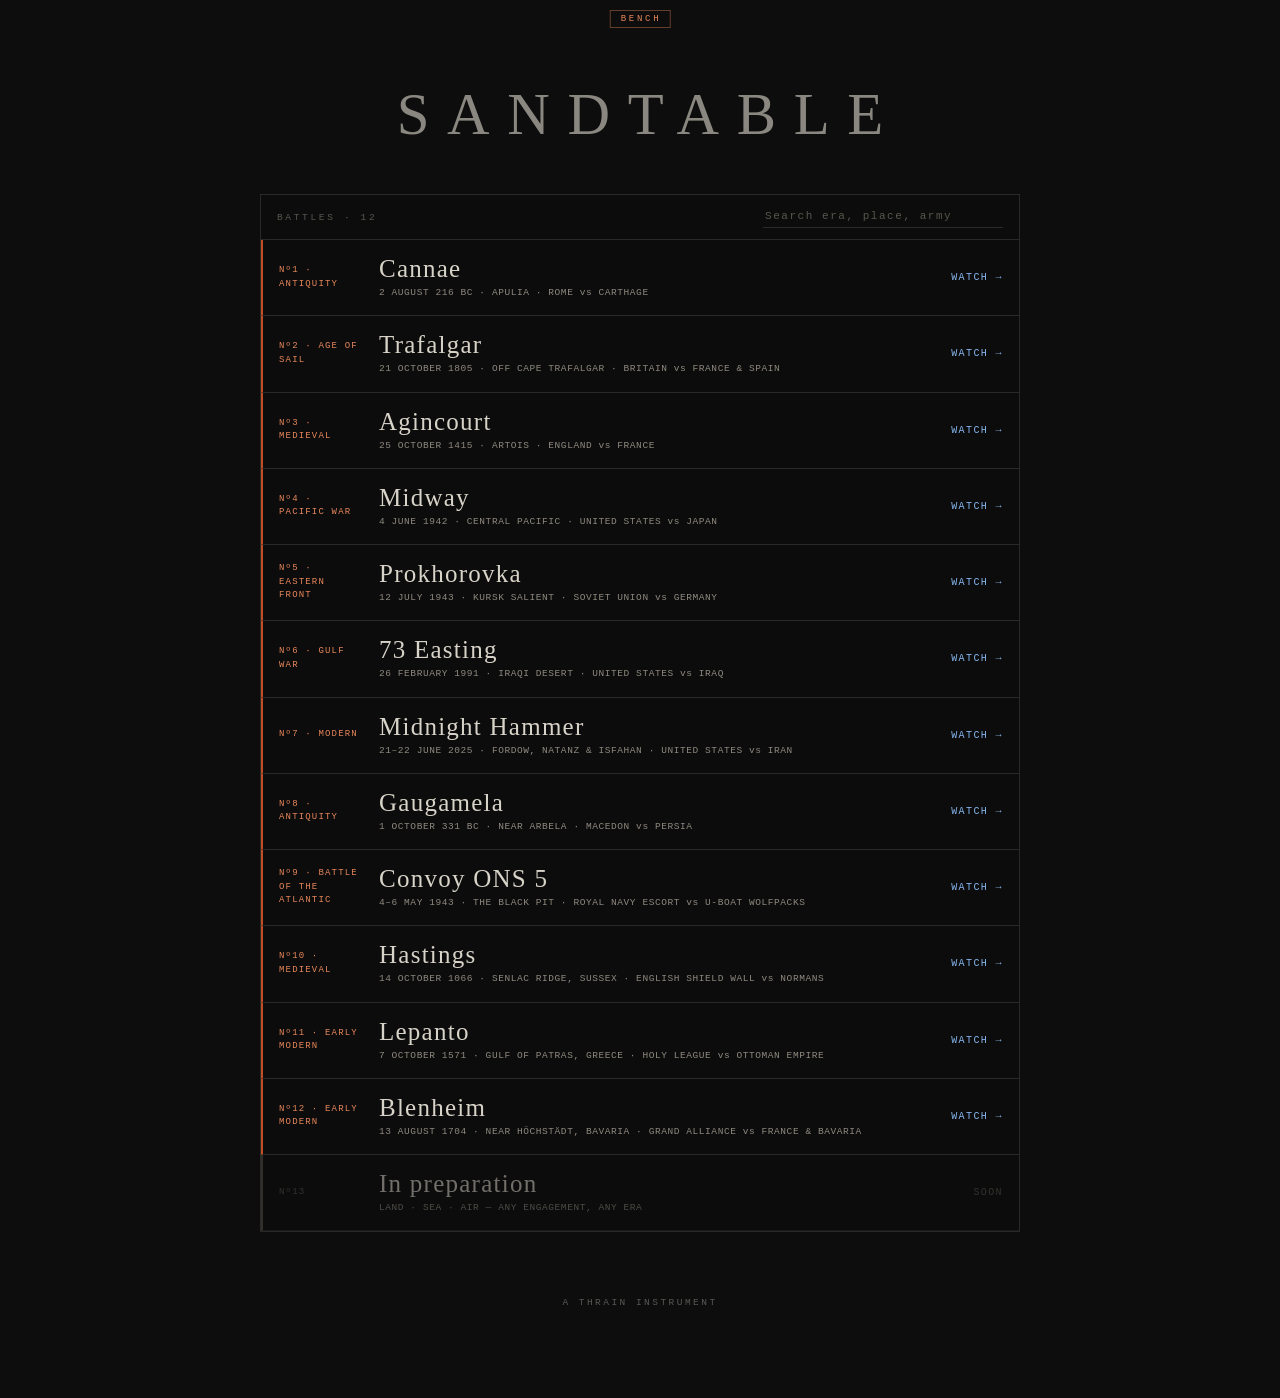
<file: index.html>
<!doctype html>
<html lang="en">
<head>
<meta charset="utf-8">
<meta name="viewport" content="width=device-width, initial-scale=1, viewport-fit=cover">
<title>Sandtable — living battles, watched from above</title>
<meta name="description" content="Living re-enactments of history's great battles: thousands of murmuration motes on a topographic sand table, choreographed from the primary sources.">
<meta property="og:type" content="website">
<meta property="og:site_name" content="SANDTABLE">
<meta property="og:title" content="Sandtable — living battles, watched from above">
<meta property="og:description" content="Living re-enactments of history's great battles: thousands of murmuration motes on a topographic sand table, choreographed from the primary sources.">
<meta property="og:url" content="https://sandtable.thrain.ai/">
<meta property="og:image" content="https://sandtable.thrain.ai/cannae/og.jpg">
<meta property="og:image:width" content="2400">
<meta property="og:image:height" content="1260">
<meta name="twitter:card" content="summary_large_image">
<meta name="twitter:image" content="https://sandtable.thrain.ai/cannae/og.jpg">
<link rel="icon" href="data:image/svg+xml,<svg xmlns='http://www.w3.org/2000/svg' viewBox='0 0 100 100'><text y='.9em' font-size='90'>⚔️</text></svg>">
<style>
  :root {
    --ink: #0d0d0d;
    --bone: #d8d3c8;
    --bone-dim: #8f8a80;
    --bone-faint: #5a564f;
    --blue: #3987e5;
    --blue-hi: #86b6ef;
    --rust: #C14E24;
    --rust-hi: #e8875a;
    --hair: rgba(216, 211, 200, 0.14);
    --serif: 'Iowan Old Style', 'Palatino Linotype', Palatino, Georgia, serif;
    --mono: ui-monospace, 'SFMono-Regular', Menlo, Consolas, 'Liberation Mono', monospace;
  }
  * { margin: 0; padding: 0; box-sizing: border-box; }
  html, body { min-height: 100%; }
  body { background: var(--ink); color: var(--bone); font-family: var(--serif); }
  #sky { position: fixed; inset: 0; z-index: 0; }

  /* everything sits in one flow column — the name can never be covered */
  main {
    position: relative; z-index: 1;
    min-height: 100vh;
    display: flex; flex-direction: column; align-items: center;
    gap: clamp(26px, 5vh, 54px);
    padding: clamp(40px, 9vh, 96px) 5vw clamp(56px, 10vh, 104px);
  }
  #nameplate {
    font-family: var(--serif); font-weight: 400;
    font-size: clamp(30px, 4.6vw, 60px);
    letter-spacing: 0.3em; margin-right: -0.3em;
    color: rgba(216, 211, 200, 0.62);
    white-space: nowrap; text-align: center;
  }

  /* the catalog: one container holding search + the shelf */
  .catalog {
    width: min(760px, 100%);
    border: 1px solid var(--hair);
    background: rgba(13, 13, 13, 0.72);
    backdrop-filter: blur(2px);
  }
  .cathead {
    display: flex; align-items: center; justify-content: space-between; gap: 16px;
    padding: 11px 16px;
    border-bottom: 1px solid var(--hair);
  }
  .cathead .label {
    font-family: var(--mono); font-size: 9.5px; letter-spacing: 0.28em;
    color: var(--bone-faint); text-transform: uppercase; white-space: nowrap;
  }
  #search {
    flex: 0 1 240px;
    background: none; border: none;
    border-bottom: 1px solid var(--hair);
    color: var(--bone); font-family: var(--mono); font-size: 11px;
    letter-spacing: 0.08em; padding: 4px 2px 5px;
    outline: none;
  }
  #search::placeholder { color: var(--bone-faint); letter-spacing: 0.14em; }
  #search:focus { border-bottom-color: var(--rust-hi); }

  .shelf { display: flex; flex-direction: column; }
  .battle {
    display: grid;
    grid-template-columns: 84px 1fr auto;
    gap: 16px; align-items: center;
    text-decoration: none; color: inherit;
    border-left: 2px solid var(--rust);
    border-bottom: 1px solid var(--hair);
    padding: 15px 16px;
    transition: background 0.15s, border-left-color 0.15s;
  }
  .battle:last-child { border-bottom: none; }
  a.battle:hover { background: rgba(216, 211, 200, 0.045); border-left-color: var(--rust-hi); }
  .battle .era {
    font-family: var(--mono); font-size: 9px; letter-spacing: 0.13em;
    color: var(--rust-hi); text-transform: uppercase; line-height: 1.5;
  }
  .battle h2 { font-size: clamp(19px, 2.4vw, 25px); font-weight: 400; letter-spacing: 0.05em; }
  .battle .facts {
    display: block;
    font-family: var(--mono); font-size: 9.5px; color: var(--bone-dim);
    letter-spacing: 0.06em; margin-top: 3px; line-height: 1.5;
  }
  .battle .go {
    font-family: var(--mono); font-size: 10px; letter-spacing: 0.14em;
    color: var(--blue-hi); text-transform: uppercase; white-space: nowrap;
  }
  .battle.soon { border-left-color: var(--bone-faint); opacity: 0.5; }
  .battle.soon .era, .battle.soon .go { color: var(--bone-faint); }
  .battle.hide { display: none; }
  #noresult {
    display: none;
    font-family: var(--mono); font-size: 10px; letter-spacing: 0.16em;
    color: var(--bone-faint); text-transform: uppercase;
    padding: 22px 16px; text-align: center;
  }
  #noresult.show { display: block; }

  #cartouche {
    font-family: var(--mono); font-size: 9.5px; letter-spacing: 0.26em;
    color: rgba(216, 211, 200, 0.38); text-transform: uppercase;
    text-decoration: none; margin-top: auto; padding-top: 20px;
  }
  #cartouche:hover { color: var(--rust-hi); }

  @media (max-width: 620px) {
    .battle { grid-template-columns: 1fr; gap: 5px; }
    .battle .go { justify-self: start; }
    .cathead { flex-direction: column; align-items: stretch; gap: 9px; }
    #search { flex: 1 1 auto; }
  }
  @media (prefers-reduced-motion: reduce) { #sky { display: none; } }
</style>
</head>
<body>

<canvas id="sky" aria-hidden="true"></canvas>

<main>
  <h1 id="nameplate">SANDTABLE</h1>

  <div class="catalog">
    <div class="cathead">
      <span class="label">Battles &middot; <span id="count">12</span></span>
      <input id="search" type="search" placeholder="Search era, place, army" aria-label="Search battles" autocomplete="off">
    </div>
    <nav class="shelf" aria-label="Battles">
      <a class="battle" href="cannae/" data-tags="antiquity ancient rome carthage hannibal apulia italy 216 bc land infantry cavalry envelopment">
        <span class="era">N&ordm;1 &middot; Antiquity</span>
        <span>
          <h2>Cannae</h2>
          <span class="facts">2 AUGUST 216 BC &middot; APULIA &middot; ROME vs CARTHAGE</span>
        </span>
        <span class="go">Watch &rarr;</span>
      </a>
      <a class="battle" href="trafalgar/" data-tags="age of sail napoleonic britain france spain nelson villeneuve 1805 sea naval ships atlantic">
        <span class="era">N&ordm;2 &middot; Age of Sail</span>
        <span>
          <h2>Trafalgar</h2>
          <span class="facts">21 OCTOBER 1805 &middot; OFF CAPE TRAFALGAR &middot; BRITAIN vs FRANCE &amp; SPAIN</span>
        </span>
        <span class="go">Watch &rarr;</span>
      </a>
      <a class="battle" href="agincourt/" data-tags="medieval hundred years war england france henry v artois 1415 land archers longbow mud">
        <span class="era">N&ordm;3 &middot; Medieval</span>
        <span>
          <h2>Agincourt</h2>
          <span class="facts">25 OCTOBER 1415 &middot; ARTOIS &middot; ENGLAND vs FRANCE</span>
        </span>
        <span class="go">Watch &rarr;</span>
      </a>
      <a class="battle" href="midway/" data-tags="pacific war world war ii wwii 1942 united states japan nagumo spruance carriers aircraft sea air">
        <span class="era">N&ordm;4 &middot; Pacific War</span>
        <span>
          <h2>Midway</h2>
          <span class="facts">4 JUNE 1942 &middot; CENTRAL PACIFIC &middot; UNITED STATES vs JAPAN</span>
        </span>
        <span class="go">Watch &rarr;</span>
      </a>
      <a class="battle" href="kursk/" data-tags="kursk prokhorovka eastern front world war ii wwii 1943 soviet union germany tanks armour armor panzer citadel rotmistrov hausser land">
        <span class="era">N&ordm;5 &middot; Eastern Front</span>
        <span>
          <h2>Prokhorovka</h2>
          <span class="facts">12 JULY 1943 &middot; KURSK SALIENT &middot; SOVIET UNION vs GERMANY</span>
        </span>
        <span class="go">Watch &rarr;</span>
      </a>
      <a class="battle" href="73easting/" data-tags="gulf war desert storm iraq 1991 tanks armor abrams bradley republican guard tawakalna mcmaster land simulation simnet">
        <span class="era">N&ordm;6 &middot; Gulf War</span>
        <span>
          <h2>73 Easting</h2>
          <span class="facts">26 FEBRUARY 1991 &middot; IRAQI DESERT &middot; UNITED STATES vs IRAQ</span>
        </span>
        <span class="go">Watch &rarr;</span>
      </a>
      <a class="battle" href="midnighthammer/" data-tags="modern 2025 iran united states b-2 stealth bomber nuclear fordow natanz isfahan tomahawk submarine air strike midnight hammer">
        <span class="era">N&ordm;7 &middot; Modern</span>
        <span>
          <h2>Midnight Hammer</h2>
          <span class="facts">21&ndash;22 JUNE 2025 &middot; FORDOW, NATANZ &amp; ISFAHAN &middot; UNITED STATES vs IRAN</span>
        </span>
        <span class="go">Watch &rarr;</span>
      </a>
      <a class="battle" href="gaugamela/" data-tags="antiquity ancient greece macedon macedonia persia achaemenid alexander the great darius iii bessus mazaeus parmenion 331 bc arbela gaugamela iraq mesopotamia land infantry cavalry phalanx companion oblique wedge scythed chariots">
        <span class="era">N&ordm;8 &middot; Antiquity</span>
        <span>
          <h2>Gaugamela</h2>
          <span class="facts">1 OCTOBER 331 BC &middot; NEAR ARBELA &middot; MACEDON vs PERSIA</span>
        </span>
        <span class="go">Watch &rarr;</span>
      </a>
      <a class="battle" href="ons5/" data-tags="battle of the atlantic convoy ons 5 u-boat wolfpack submarine 1943 wwii world war ii north atlantic black pit escort corvette destroyer donitz gretton sherwood greyhound sea ships torpedo radar">
        <span class="era">N&ordm;9 &middot; Battle of the Atlantic</span>
        <span>
          <h2>Convoy ONS 5</h2>
          <span class="facts">4&ndash;6 MAY 1943 &middot; THE BLACK PIT &middot; ROYAL NAVY ESCORT vs U-BOAT WOLFPACKS</span>
        </span>
        <span class="go">Watch &rarr;</span>
      </a>
      <a class="battle" href="hastings/" data-tags="medieval norman conquest england normandy 1066 harold godwinson william the conqueror duke senlac hastings sussex shield wall housecarls fyrd bretons cavalry archers feigned flight bayeux tapestry land infantry">
        <span class="era">N&ordm;10 &middot; Medieval</span>
        <span>
          <h2>Hastings</h2>
          <span class="facts">14 OCTOBER 1066 &middot; SENLAC RIDGE, SUSSEX &middot; ENGLISH SHIELD WALL vs NORMANS</span>
        </span>
        <span class="go">Watch &rarr;</span>
      </a>
      <a class="battle" href="lepanto/" data-tags="early modern renaissance ottoman empire holy league spain venice papacy don juan de austria ali pasha uluc ali barbarigo doria santa cruz 1571 gulf of patras greece galleys galleasses sea naval oars boarding mediterranean cyprus">
        <span class="era">N&ordm;11 &middot; Early modern</span>
        <span>
          <h2>Lepanto</h2>
          <span class="facts">7 OCTOBER 1571 &middot; GULF OF PATRAS, GREECE &middot; HOLY LEAGUE vs OTTOMAN EMPIRE</span>
        </span>
        <span class="go">Watch &rarr;</span>
      </a>
      <a class="battle" href="blenheim/" data-tags="early modern war of the spanish succession 1704 marlborough prince eugene tallard marsin elector bavaria danube nebel blindheim oberglau lutzingen hochstadt bavaria germany land infantry cavalry artillery pinning breakthrough">
        <span class="era">N&ordm;12 &middot; Early modern</span>
        <span>
          <h2>Blenheim</h2>
          <span class="facts">13 AUGUST 1704 &middot; NEAR H&Ouml;CHST&Auml;DT, BAVARIA &middot; GRAND ALLIANCE vs FRANCE &amp; BAVARIA</span>
        </span>
        <span class="go">Watch &rarr;</span>
      </a>
      <div class="battle soon" data-tags="soon upcoming next d-day normandy">
        <span class="era" id="soonno">N&ordm;13</span>
        <span>
          <h2>In preparation</h2>
          <span class="facts">LAND &middot; SEA &middot; AIR &mdash; ANY ENGAGEMENT, ANY ERA</span>
        </span>
        <span class="go">Soon</span>
      </div>
      <div id="noresult">No battle on the table by that name</div>
    </nav>
  </div>

  <a id="cartouche" href="https://thrain.ai">A Thrain Instrument</a>
</main>

<script src="splash.js?v=5591be0"></script>
</body>
</html>
</file>
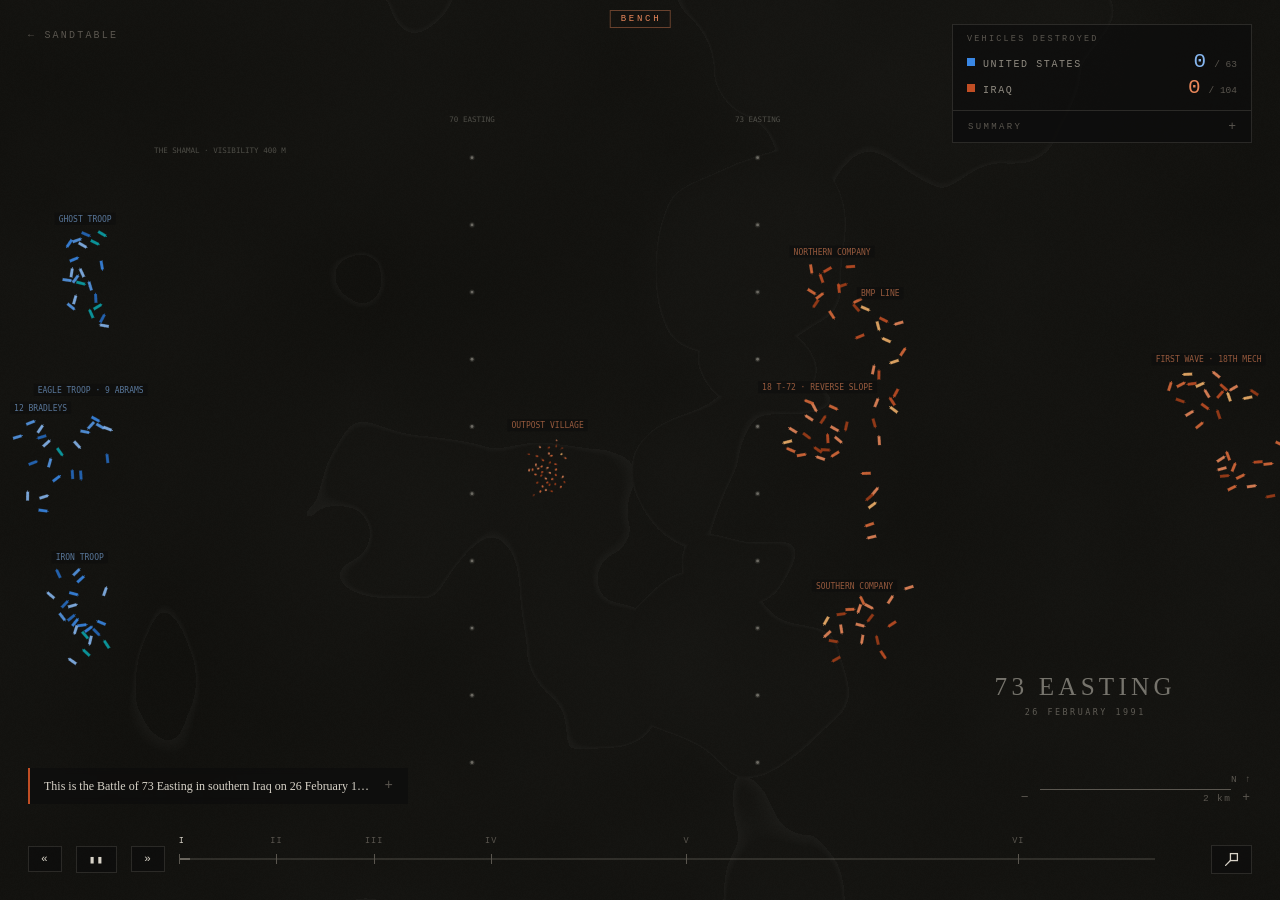
<file: 73easting/index.html>
<!doctype html>
<html lang="en">
<head>
<meta charset="utf-8">
<meta name="viewport" content="width=device-width, initial-scale=1, viewport-fit=cover">
<title>Sandtable — 73 Easting, 1991</title>
<meta name="description" content="The Battle of 73 Easting re-enacted from above — nine Abrams crest a rise in a sandstorm into the Republican Guard, twenty-three minutes follow, and a year later DARPA turns it into the first battle ever simulated.">
<meta property="og:type" content="article">
<meta property="og:site_name" content="SANDTABLE">
<meta property="og:title" content="Sandtable — 73 Easting, 1991">
<meta property="og:description" content="The Battle of 73 Easting re-enacted from above — nine Abrams crest a rise in a sandstorm into the Republican Guard, twenty-three minutes follow, and a year later DARPA turns it into the first battle ever simulated.">
<meta property="og:url" content="https://sandtable.thrain.ai/73easting/">
<meta property="og:image" content="https://sandtable.thrain.ai/73easting/og.jpg">
<meta property="og:image:width" content="2400">
<meta property="og:image:height" content="1260">
<meta name="twitter:card" content="summary_large_image">
<meta name="twitter:image" content="https://sandtable.thrain.ai/73easting/og.jpg">
<link rel="icon" href="data:image/svg+xml,<svg xmlns='http://www.w3.org/2000/svg' viewBox='0 0 100 100'><text y='.9em' font-size='90'>⚔️</text></svg>">
<link rel="stylesheet" href="../style.css?v=5591be0">
</head>
<body>

<canvas id="field" aria-label="Animated top-down re-enactment of the Battle of 73 Easting"></canvas>

<div class="hud" id="masthead">
  <a class="crumb" href="../">&larr; Sandtable</a>
  <h1 class="sr-only">73 Easting &mdash; 26 February 1991, Iraqi desert</h1>
</div>

<div class="hud" id="scorestack">
  <div id="muster">
    <div class="mhead">Vehicles destroyed</div>
    <div class="mrow a"><i></i><span>United States</span><b id="fallenA">0</b><em>/ 63</em></div>
    <div class="mrow b"><i></i><span>Iraq</span><b id="fallenB">0</b><em>/ 104</em></div>
  </div>
  <div id="aftermath">
    <div class="ahead"><span>Summary</span><button id="afttoggle" aria-label="Minimize summary">&minus;</button></div>
    <table class="tally">
      <tr><th></th><th>Vehicles lost</th><th>Killed</th></tr>
      <tr class="a"><td>United States</td><td><b>1</b></td><td>1</td></tr>
      <tr class="b"><td>Iraq</td><td><b>~92</b></td><td>&mdash;</td></tr>
    </table>
    <div class="sources">Sources &middot; <a href="https://thestrategybridge.org/the-bridge/2016/2/26/eagle-troop-at-the-battle-of-73-easting" target="_blank" rel="noopener">McMaster, The Strategy Bridge</a> &middot; <a href="https://en.wikipedia.org/wiki/Battle_of_73_Easting" target="_blank" rel="noopener">Wikipedia</a></div>
    <button id="replaybtn">&#8635; Replay</button>
  </div>
</div>

<div class="hud" id="narration">
  <p id="phasebody"></p>
  <div class="cite" id="phasecite"></div>
</div>

<div class="hud" id="compass">
  <div>N &uarr;</div>
  <div id="scalerow">
    <button id="zout" aria-label="Zoom out">&minus;</button>
    <div id="kmbar">1 km</div>
    <button id="zin" aria-label="Zoom in">+</button>
  </div>
</div>

<div class="hud" id="console">
  <button id="rwbtn" aria-label="Rewind">&#171;</button>
  <button id="playbtn" aria-label="Play or pause">&#9654;</button>
  <button id="ffbtn" aria-label="Fast forward">&#187;</button>
  <div id="timeline" role="slider" aria-label="Battle timeline" aria-valuemin="0" aria-valuemax="100" aria-valuenow="0" tabindex="0">
    <div class="rail"></div>
    <div class="fill" id="tlfill"></div>
  </div>
  <div id="clock">0:00</div>
  <button id="labelbtn" aria-label="Toggle unit labels" title="Labels (L)"><svg viewBox="0 0 14 14" aria-hidden="true"><path d="M1.5 12.5 L6 8"/><rect x="6" y="1.5" width="6.5" height="6.5"/></svg></button>
</div>

<script>
window.BATTLE = {
  field: { w: 1600, h: 900, kmUnits: 114 },   // ~14 km of featureless Iraqi desert
  scale: 1,                                   // one glyph = one vehicle
  tEnd: 100,
  hook: '9 American tanks destroyed an entire brigade.',
  sides: {
    a: { name: 'UNITED STATES', total: 63, pal: ['#256abf', '#3987e5', '#5598e7', '#86b6ef', '#0aa2a9'] },
    b: { name: 'IRAQ', total: 104, pal: ['#a03d18', '#C14E24', '#d96a3a', '#e8875a', '#f0b06a'] },
  },
  terrain: {
    base: 0.14, rise: 0.02, noise: 0.11, floor: 0.03,
    /* almost nothing: a low rise along the 73 Easting grid line — the
       whole battle happens because of what waits behind its crest */
    blobs: [
      { x: 930, y: 240, r: 150, h: 0.05, flat: 0.4 },
      { x: 950, y: 470, r: 160, h: 0.055, flat: 0.4 },
      { x: 935, y: 690, r: 150, h: 0.05, flat: 0.4 },
    ],
    river: null,
    names: [
      { t: '70 EASTING', x: 600, y: 60 },
      { t: '73 EASTING', x: 940, y: 60 },
      { t: 'THE SHAMAL · VISIBILITY 400 M', x: 300, y: 96 },
    ],
    /* the two grid lines, dotted north–south */
    marks: [
      { x: 598, y: 100 }, { x: 598, y: 180 }, { x: 598, y: 260 }, { x: 598, y: 340 },
      { x: 598, y: 420 }, { x: 598, y: 500 }, { x: 598, y: 580 }, { x: 598, y: 660 },
      { x: 598, y: 740 }, { x: 598, y: 820 },
      { x: 938, y: 100 }, { x: 938, y: 180 }, { x: 938, y: 260 }, { x: 938, y: 340 },
      { x: 938, y: 420 }, { x: 938, y: 500 }, { x: 938, y: 580 }, { x: 938, y: 660 },
      { x: 938, y: 740 }, { x: 938, y: 820 },
    ],
    title: { name: '73 Easting', sub: '26 February 1991', x: 1330, y: 742 },
  },
  /* One glyph = one vehicle. 2nd Squadron, 2nd Armored Cavalry Regiment:
     Eagle Troop (9 M1A1 + 12 M3), Ghost north, Iron south — 63 vehicles
     against the Tawakalna Division's 18th Mechanized and the 12th Armored
     Division's 9th Brigade line: 104 tanks and carriers on this front.
     T=100 ≈ 15:30–00:30. Angles: 0=E, 90=S, 180=W, 270=N. */
  units: [
    /* ---- 2nd Squadron, 2nd ACR — attacking east through the storm ---- */
    { id: 'eagle9', side: 'a', n: 9, kind: 'tank', label: 'EAGLE TROOP · 9 ABRAMS',
      kf: [[0,150,450,0,92,40,0,10],[10,380,452,0,96,40,0,9],[20,624,455,0,100,42,4,9],
           [30,810,458,0,104,44,4,10],[44,1084,460,0,110,46,0,12],[100,1084,460,0,110,46,0,12]],
      melee: [[20,44,6]] },
    { id: 'eagle12', side: 'a', n: 12, kind: 'tank', label: '12 BRADLEYS',
      kf: [[0,84,478,0,100,44,0,12],[10,300,480,0,104,44,0,11],[20,540,484,0,108,46,0,11],
           [30,724,487,0,110,46,0,12],[44,1010,490,0,114,48,0,13],[100,1010,490,0,114,48,0,13]],
      melee: [[22,44,5]] },
    { id: 'ghost', side: 'a', n: 21, kind: 'tank', label: 'GHOST TROOP',
      kf: [[0,140,248,0,120,52,0,12],[14,420,250,0,124,52,0,11],[26,700,252,0,128,54,0,11],
           [38,896,254,0,132,54,0,12],[100,896,254,0,132,54,0,12]],
      kill: [[62,0],[64,0.048]],
      melee: [[54,86,6]] },
    { id: 'iron', side: 'a', n: 21, kind: 'tank', label: 'IRON TROOP',
      kf: [[0,130,652,0,120,52,0,12],[16,420,654,0,124,52,0,11],[30,720,656,0,128,54,0,11],
           [50,1004,658,0,132,54,0,12],[100,1004,658,0,132,54,0,12]],
      melee: [[36,54,6]] },

    /* ---- the Tawakalna line, dug in facing west behind the rise ---- */
    { id: 'iq_out', side: 'b', n: 40, kind: 'inf', score: false, label: 'OUTPOST VILLAGE',
      kf: [[0,690,472,180,44,28,0,12],[100,690,472,180,44,28,0,12]],
      kill: [[12,0],[20,0.55],[30,0.7]],
      melee: [[12,22,5]] },
    { id: 'iq_t72a', side: 'b', n: 18, kind: 'tank', label: '18 T-72 · REVERSE SLOPE',
      kf: [[0,1014,432,180,64,74,0,14],[100,1014,432,180,64,74,0,14]],
      kill: [[22,0],[32,0.95]],
      melee: [[22,34,6]] },
    { id: 'iq_t72b', side: 'b', n: 12, kind: 'tank', label: 'NORTHERN COMPANY',
      kf: [[0,1034,256,180,60,64,0,14],[100,1034,256,180,60,64,0,14]],
      kill: [[30,0],[44,0.85]],
      melee: [[30,46,6]] },
    { id: 'iq_bmp', side: 'b', n: 26, kind: 'tank', label: 'BMP LINE',
      kf: [[0,1084,460,180,340,44,0,16],[100,1084,460,180,340,44,0,16]],
      kill: [[24,0],[48,0.8]],
      melee: [[26,48,5]] },
    { id: 'iq_s', side: 'b', n: 14, kind: 'tank', label: 'SOUTHERN COMPANY',
      kf: [[0,1054,658,180,62,66,0,14],[100,1054,658,180,62,66,0,14]],
      kill: [[36,0],[52,0.9]],
      melee: [[38,54,6]] },

    /* ---- the night counterattacks against Ghost ---- */
    { id: 'ctk1', side: 'b', n: 18, kind: 'tank', label: 'FIRST WAVE · 18TH MECH',
      kf: [[0,1478,382,235,90,60,0,14],[52,1478,382,235,90,60,0,14],[60,1250,300,215,96,62,0,14],
           [68,1044,242,210,100,64,0,15],[100,1044,242,210,100,64,0,15]],
      kill: [[58,0],[72,0.95]],
      melee: [[58,72,7]] },
    { id: 'ctk2', side: 'b', n: 16, kind: 'tank', label: 'SECOND WAVE · 9TH ARMORED',
      kf: [[0,1532,478,250,86,58,0,14],[68,1532,478,250,86,58,0,14],[78,1330,360,205,92,60,0,14],
           [86,1140,288,190,96,62,0,15],[90,1200,296,15,92,58,0,18],
           [100,1780,330,15,80,50,0,24]],
      kill: [[74,0],[88,0.9]],
      melee: [[76,88,7]] },
  ],
  /* tank gunnery is 'shot'; TOWs from the Bradleys are 'missile'. Iraqi
     return fire flies and lands nothing — US kill schedules stay empty,
     which is the record: they were shooting at muzzle flashes in a storm. */
  volleys: [
    { from: 'eagle9', to: 'iq_out', t0: 12, t1: 20, rate: 6, kind: 'shot' },
    { from: 'eagle9', to: 'iq_t72a', t0: 21, t1: 40, rate: 9, kind: 'shot' },
    { from: 'eagle12', to: 'iq_t72a', t0: 26, t1: 40, rate: 1.5, kind: 'missile' },
    { from: 'eagle9', to: 'iq_bmp', t0: 30, t1: 46, rate: 6, kind: 'shot' },
    { from: 'iq_t72a', to: 'eagle9', t0: 23, t1: 36, rate: 4, kind: 'shot' },
    { from: 'iq_bmp', to: 'eagle12', t0: 26, t1: 44, rate: 3, kind: 'shot' },
    { from: 'ghost', to: 'iq_t72b', t0: 30, t1: 44, rate: 6, kind: 'shot' },
    { from: 'iron', to: 'iq_s', t0: 36, t1: 52, rate: 6, kind: 'shot' },
    { from: 'ghost', to: 'ctk1', t0: 54, t1: 70, rate: 8, kind: 'shot' },
    { from: 'ghost', to: 'ctk1', t0: 56, t1: 70, rate: 2, kind: 'missile' },
    { from: 'ctk1', to: 'ghost', t0: 56, t1: 70, rate: 5, kind: 'shot' },
    { from: 'ghost', to: 'ctk2', t0: 74, t1: 88, rate: 7, kind: 'shot' },
    { from: 'ghost', to: 'ctk2', t0: 76, t1: 88, rate: 2, kind: 'missile' },
    { from: 'ctk2', to: 'ghost', t0: 76, t1: 86, rate: 4, kind: 'shot' },
  ],
  phases: [
    { t: 0, body: 'This is the Battle of 73 Easting in southern Iraq on 26 February 1991, where American armoured cavalry leads a whole corps into the flank of Saddam’s Republican Guard. A desert sandstorm cuts visibility to 400 metres, so neither side can see the other coming.',
      cite: '— Wikipedia · McMaster, The Strategy Bridge' },
    { t: 10, body: 'At 16:10 Iraqi infantry in a fortified outpost village opens fire on Eagle Troop, and McMaster’s 9 Abrams tanks answer on the move. They shell the strongpoint without slowing as they roll east, until the village falls silent behind them.',
      cite: '— McMaster, The Strategy Bridge' },
    { t: 20, body: 'At 16:20 the tanks crest a low rise and find the Tawakalna Division laid out point blank before them, 18 T-72s dug in on the reverse slope. In the seconds that follow the American gunners simply shoot faster and straighter than the men they surprised.',
      cite: '— McMaster, The Strategy Bridge · Wikipedia' },
    { t: 32, body: 'Eagle Troop drives clean through the position without stopping, and in 23 minutes destroys about 28 tanks and dozens of other vehicles before halting only because it runs out of targets. Eagle has gone through an entire brigade position without one American loss.',
      cite: '— Wikipedia · McMaster, The Strategy Bridge' },
    { t: 52, body: 'From dusk the Tawakalna counterattacks in waves, first the 18th and then the 9th, against Ghost Troop’s thin screen line for 6 hours through hundreds of rounds of called in artillery. A machine gun round kills Sergeant Nels Moller, the only American to die on this field.',
      cite: '— Wikipedia' },
    { t: 86, body: 'By midnight the guns fall silent among more than 100 wrecks, with the regiment counting 159 tanks and 260 other vehicles destroyed. Within a year this fight is rebuilt inside a computer, and becomes the first battle in history to live on as a simulation.',
      cite: '— Wikipedia · Institute for Defense Analyses' },
  ],
};
</script>
<script src="../engine.js?v=5591be0"></script>
</body>
</html>
</file>
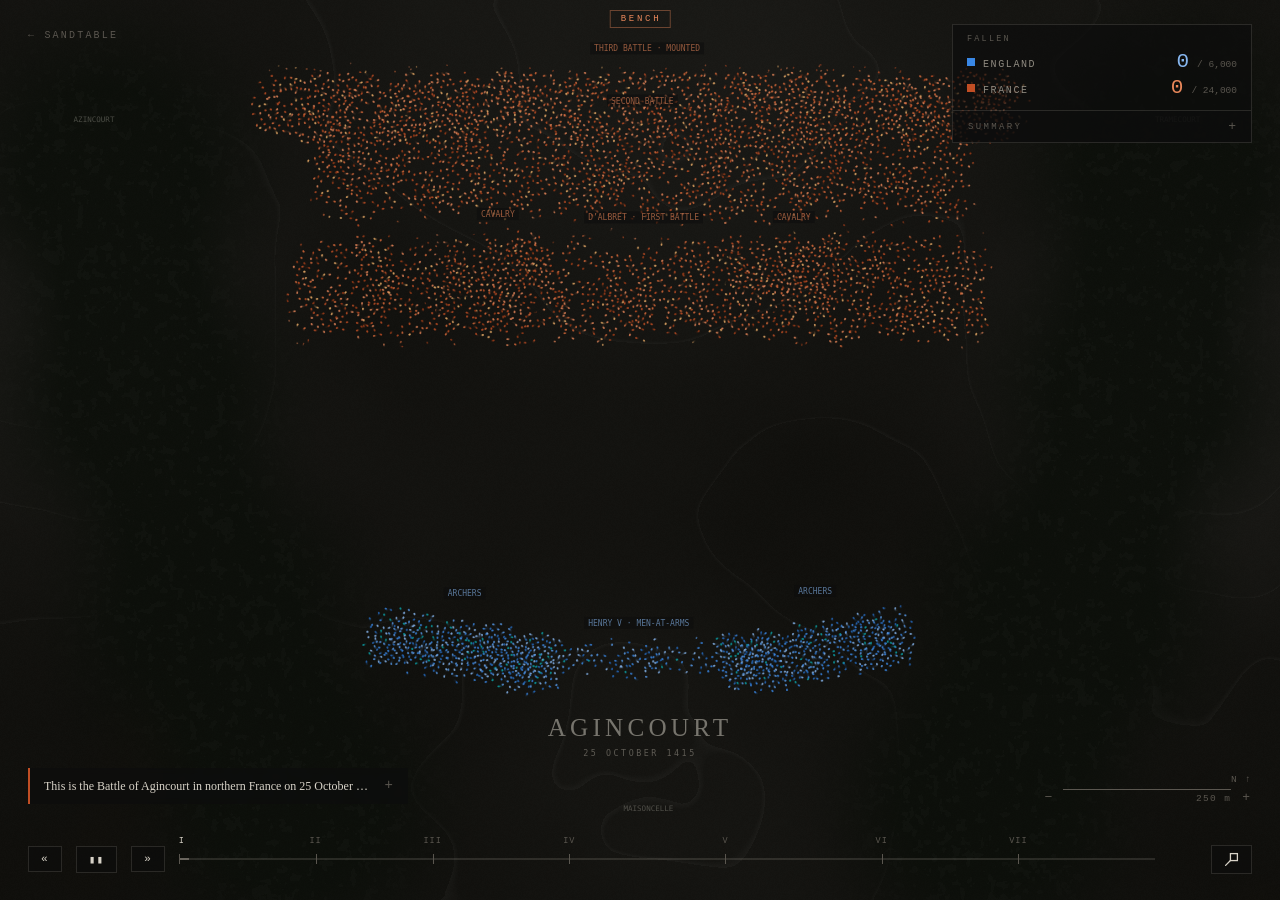
<file: agincourt/index.html>
<!doctype html>
<html lang="en">
<head>
<meta charset="utf-8">
<meta name="viewport" content="width=device-width, initial-scale=1, viewport-fit=cover">
<title>Sandtable — Agincourt, 1415</title>
<meta name="description" content="The Battle of Agincourt re-enacted from above — Henry V's archers against the flower of France, in the mud between two woods. One mote for every five men.">
<meta property="og:type" content="article">
<meta property="og:site_name" content="SANDTABLE">
<meta property="og:title" content="Sandtable — Agincourt, 1415">
<meta property="og:description" content="The Battle of Agincourt re-enacted from above — Henry V's archers against the flower of France, in the mud between two woods. One mote for every five men.">
<meta property="og:url" content="https://sandtable.thrain.ai/agincourt/">
<meta property="og:image" content="https://sandtable.thrain.ai/agincourt/og.jpg">
<meta property="og:image:width" content="2400">
<meta property="og:image:height" content="1260">
<meta name="twitter:card" content="summary_large_image">
<meta name="twitter:image" content="https://sandtable.thrain.ai/agincourt/og.jpg">
<link rel="icon" href="data:image/svg+xml,<svg xmlns='http://www.w3.org/2000/svg' viewBox='0 0 100 100'><text y='.9em' font-size='90'>⚔️</text></svg>">
<link rel="stylesheet" href="../style.css?v=5591be0">
</head>
<body>

<canvas id="field" aria-label="Animated top-down re-enactment of the Battle of Agincourt"></canvas>

<div class="hud" id="masthead">
  <a class="crumb" href="../">&larr; Sandtable</a>
  <h1 class="sr-only">Agincourt &mdash; 25 October 1415, Artois, France</h1>
</div>

<div class="hud" id="scorestack">
  <div id="muster">
    <div class="mhead">Fallen</div>
    <div class="mrow a"><i></i><span>England</span><b id="fallenA">0</b><em>/ 6,000</em></div>
    <div class="mrow b"><i></i><span>France</span><b id="fallenB">0</b><em>/ 24,000</em></div>
  </div>
  <div id="aftermath">
    <div class="ahead"><span>Summary</span><button id="afttoggle" aria-label="Minimize summary">&minus;</button></div>
    <table class="tally">
      <tr><th></th><th>Dead</th><th>Prisoners</th></tr>
      <tr class="a"><td>England</td><td><b>~112</b></td><td>&mdash;</td></tr>
      <tr class="b"><td>France</td><td><b>~6,000</b></td><td>~1,500</td></tr>
    </table>
    <div class="sources">Sources &middot; <a href="https://www.medievalsoldier.org" target="_blank" rel="noopener">medievalsoldier.org</a> &middot; <a href="https://www.britannica.com/event/Battle-of-Agincourt" target="_blank" rel="noopener">Britannica</a></div>
    <button id="replaybtn">&#8635; Replay</button>
  </div>
</div>

<div class="hud" id="narration">
  <p id="phasebody"></p>
  <div class="cite" id="phasecite"></div>
</div>

<div class="hud" id="compass">
  <div>N &uarr;</div>
  <div id="scalerow">
    <button id="zout" aria-label="Zoom out">&minus;</button>
    <div id="kmbar">1 km</div>
    <button id="zin" aria-label="Zoom in">+</button>
  </div>
</div>

<div class="hud" id="console">
  <button id="rwbtn" aria-label="Rewind">&#171;</button>
  <button id="playbtn" aria-label="Play or pause">&#9654;</button>
  <button id="ffbtn" aria-label="Fast forward">&#187;</button>
  <div id="timeline" role="slider" aria-label="Battle timeline" aria-valuemin="0" aria-valuemax="100" aria-valuenow="0" tabindex="0">
    <div class="rail"></div>
    <div class="fill" id="tlfill"></div>
  </div>
  <div id="clock">0:00</div>
  <button id="labelbtn" aria-label="Toggle unit labels" title="Labels (L)"><svg viewBox="0 0 14 14" aria-hidden="true"><path d="M1.5 12.5 L6 8"/><rect x="6" y="1.5" width="6.5" height="6.5"/></svg></button>
</div>

<script>
window.BATTLE = {
  field: { w: 1600, h: 900, kmUnits: 800 },   // ~2 km of Artois farmland
  scale: 5,
  tEnd: 100,
  hook: '6,000 French fell against 112 English.',
  sides: {
    a: { name: 'ENGLAND', total: 6000, pal: ['#256abf', '#3987e5', '#5598e7', '#86b6ef', '#0aa2a9'] },
    b: { name: 'FRANCE', total: 24000, pal: ['#a03d18', '#C14E24', '#d96a3a', '#e8875a', '#f0b06a'] },
  },
  terrain: {
    base: 0.05, rise: 0.10, noise: 0.09, floor: 0.02,
    blobs: [
      { x: 120, y: 300, r: 420, h: 0.22 },
      { x: 1480, y: 350, r: 420, h: 0.24 },
      { x: 800, y: 30, r: 500, h: 0.16 },    // the French stood on slightly higher ground
      { x: 820, y: 880, r: 380, h: 0.12 },
    ],
    river: null,
    /* the funnel: two woods pinching the plowed field toward the English */
    woods: [
      { x: 170, y: 120, r: 240 }, { x: 210, y: 380, r: 230 },
      { x: 290, y: 640, r: 240 }, { x: 390, y: 870, r: 230 },
      { x: 1430, y: 120, r: 240 }, { x: 1390, y: 380, r: 230 },
      { x: 1310, y: 640, r: 240 }, { x: 1210, y: 870, r: 230 },
    ],
    names: [
      { t: 'AZINCOURT', x: 150, y: 60 },
      { t: 'TRAMECOURT', x: 1440, y: 60 },
      { t: 'MAISONCELLE', x: 810, y: 880 },
    ],
    marks: [],
    title: { name: 'Agincourt', sub: '25 October 1415', x: 800, y: 790 },
  },
  /* England south facing north (270); France north facing south (90).
     From Gesta Henrici Quinti, Wavrin, Monstrelet; numbers per the
     traditional account (~6,000 v ~24,000), debate noted in aftermath. */
  units: [
    { id: 'ema', side: 'a', n: 200, kind: 'inf', label: 'HENRY V · MEN-AT-ARMS',
      kf: [[0,800,700,270,340,28,0,10],[14,800,575,270,330,28,0,8],[40,800,572,270,330,30,0,8],
           [56,800,578,270,320,34,0,8],[72,800,575,270,330,34,0,8],[100,800,570,270,330,32,0,8]],
      kill: [[48,0],[72,0.045],[100,0.05]],
      melee: [[48,100,6]] },
    { id: 'eaw', side: 'a', n: 500, kind: 'inf', label: 'ARCHERS',
      kf: [[0,590,690,280,220,55,0,12],[14,585,560,280,220,55,0,10],[26,585,555,280,220,60,0,12],
           [42,590,560,280,220,60,0,10],[56,660,540,340,190,80,0,12],[72,700,530,350,180,90,0,12],
           [100,690,540,350,180,90,0,10]],
      kill: [[26,0],[38,0.008],[72,0.012],[100,0.013]],
      melee: [[26,36,8],[56,100,6]] },
    { id: 'eae', side: 'a', n: 500, kind: 'inf', label: 'ARCHERS',
      kf: [[0,1010,690,260,220,55,0,12],[14,1015,560,260,220,55,0,10],[26,1015,555,260,220,60,0,12],
           [42,1010,560,260,220,60,0,10],[56,940,540,200,190,80,0,12],[72,900,530,190,180,90,0,12],
           [100,910,540,190,180,90,0,10]],
      kill: [[26,0],[38,0.008],[72,0.012],[100,0.013]],
      melee: [[26,36,8],[56,100,6]] },
    { id: 'fcw', side: 'b', n: 120, kind: 'cav', label: 'CAVALRY',
      kf: [[0,620,240,90,140,80,0,14],[14,620,245,90,140,80,0,12],[26,610,410,90,130,90,0,14],
           [32,615,505,90,120,90,0,16],[38,640,330,70,140,90,0,22],[46,660,180,60,160,80,0,26],
           [56,660,60,60,170,80,0,28],[64,660,-160,60,170,80,0,28]],
      kill: [[26,0],[32,0.12],[38,0.3],[46,0.35]],
      melee: [[26,38,12]] },
    { id: 'fce', side: 'b', n: 120, kind: 'cav', label: 'CAVALRY',
      kf: [[0,980,240,90,140,80,0,14],[14,980,245,90,140,80,0,12],[26,990,410,90,130,90,0,14],
           [32,985,505,90,120,90,0,16],[38,960,330,110,140,90,0,22],[46,940,180,120,160,80,0,26],
           [56,940,60,120,170,80,0,28],[64,940,-160,120,170,80,0,28]],
      kill: [[26,0],[32,0.12],[38,0.3],[46,0.35]],
      melee: [[26,38,12]] },
    { id: 'fb1', side: 'b', n: 1600, kind: 'inf', label: 'D’ALBRET · FIRST BATTLE',
      kf: [[0,800,260,90,820,110,0,14],[14,800,270,90,800,110,0,10],[26,800,330,90,760,115,0,10],
           [40,800,440,90,640,125,0,10],[50,800,515,90,540,135,0,10],[56,800,530,90,490,140,0,10],
           [72,795,525,90,430,140,0,10],[100,795,520,90,380,130,0,10]],
      kill: [[30,0],[40,0.06],[50,0.12],[56,0.2],[72,0.36],[86,0.43],[100,0.45]],
      melee: [[48,100,7]] },
    { id: 'fb2', side: 'b', n: 1400, kind: 'inf', label: 'SECOND BATTLE',
      kf: [[0,800,120,90,780,100,0,14],[26,800,150,90,760,100,0,10],[40,800,240,90,700,105,0,10],
           [56,800,380,90,560,115,0,10],[64,800,450,90,500,125,0,10],[72,800,470,90,460,125,0,10],
           [100,800,460,90,420,120,0,10]],
      kill: [[56,0],[64,0.08],[80,0.2],[100,0.25]],
      melee: [[58,100,6]] },
    { id: 'fb3', side: 'b', n: 1560, kind: 'cav', label: 'THIRD BATTLE · MOUNTED',
      kf: [[0,800,40,90,900,70,0,16],[40,800,60,90,880,70,0,14],[72,800,90,90,860,70,0,16],
           [80,800,20,90,880,70,0,20],[90,800,-160,90,900,70,0,24]],
      kill: [[60,0],[80,0.02]],
      melee: [] },
  ],
  /* each tracer stands for ~10 real arrows in the air */
  volleys: [
    { from: 'eaw', to: 'fb1', t0: 20, t1: 26, rate: 10, kind: 'arrow' },
    { from: 'eae', to: 'fb1', t0: 20, t1: 26, rate: 10, kind: 'arrow' },
    { from: 'eaw', to: 'fcw', t0: 26, t1: 36, rate: 50, kind: 'arrow' },
    { from: 'eae', to: 'fce', t0: 26, t1: 36, rate: 50, kind: 'arrow' },
    { from: 'eaw', to: 'fb1', t0: 30, t1: 56, rate: 40, kind: 'arrow' },
    { from: 'eae', to: 'fb1', t0: 30, t1: 56, rate: 40, kind: 'arrow' },
    { from: 'fb1', to: 'ema', t0: 40, t1: 50, rate: 5, kind: 'arrow' },
  ],
  phases: [
    { t: 0, body: 'This is the Battle of Agincourt in northern France on 25 October 1415, where Henry V’s exhausted army of about 6,000 stands across a muddy plowed field between 2 woods. Facing him is a French army perhaps 4 times his size, after a whole night of rain.',
      cite: '— Gesta Henrici Quinti · Curry, Agincourt (2005)' },
    { t: 14, body: 'The French will not attack, so Henry gambles everything and walks his whole line forward to within longbow range. His archers hammer sharpened stakes into the mud in front of them, and then the arrows begin to fall until the French can no longer stand and wait.',
      cite: '— Gesta Henrici Quinti' },
    { t: 26, body: 'The French cavalry charges the archer wedges and discovers what a longbow can do, as 5,000 bows shooting a dozen arrows a minute bring down horses on the soft plowed ground. The survivors stampede back through the front of their own advancing infantry.',
      cite: '— Jean de Wavrin (eyewitness)' },
    { t: 40, body: 'Now d’Albret leads 8,000 French knights on foot 300 yards through knee deep mud with heads bowed against the arrow storm, squeezed ever tighter by the woods on either side. When they finally reach Henry’s line they can barely lift their weapons.',
      cite: '— Monstrelet · Gesta Henrici Quinti' },
    { t: 56, body: 'The crush itself does the killing, as the archers drop their bows and attack the flanks with mallets and daggers, and a man who stumbles in the mud under that weight of armour does not get up. The dead and the living pile together in heaps taller than a man.',
      cite: '— Gesta Henrici Quinti' },
    { t: 72, body: 'On the ridge the third French line still wavers, and Henry fears a fresh assault across a field already full of prisoners. So he gives the order that has been argued over for 600 years, and the captives are killed where they stand until the threat dissolves.',
      cite: '— Gesta Henrici Quinti · Monstrelet' },
    { t: 86, body: 'It has taken about 3 hours. The commander of France, 3 dukes and some 90 great lords lie dead in the mud with around 6,000 of their men, against perhaps 112 English dead, and the finest knights in France have been beaten by mud, geometry and the bow.',
      cite: '— Curry · Barker, Agincourt (2005)' },
  ],
};
</script>
<script src="../engine.js?v=5591be0"></script>
</body>
</html>
</file>
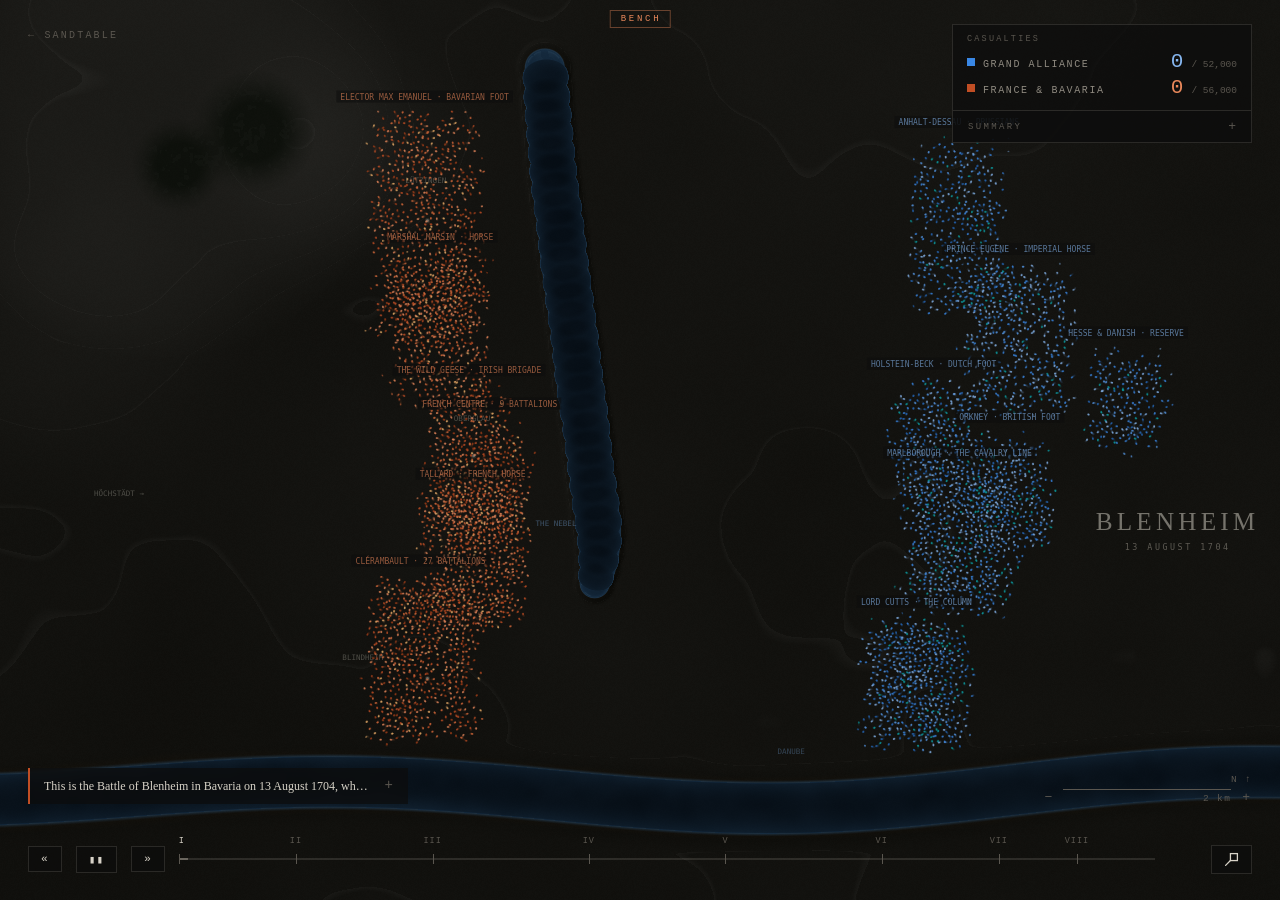
<file: blenheim/index.html>
<!doctype html>
<html lang="en">
<head>
<meta charset="utf-8">
<meta name="viewport" content="width=device-width, initial-scale=1, viewport-fit=cover">
<title>Sandtable — Blenheim, 1704</title>
<meta name="description" content="Blenheim, 13 August 1704, re-enacted from above — Marlborough pins both flanks inside their villages, then walks his cavalry across the Nebel and punches through the hollow centre into the Danube.">
<meta property="og:type" content="article">
<meta property="og:site_name" content="SANDTABLE">
<meta property="og:title" content="Sandtable — Blenheim, 1704">
<meta property="og:description" content="Blenheim, 13 August 1704, re-enacted from above — Marlborough pins both flanks inside their villages, then walks his cavalry across the Nebel and punches through the hollow centre into the Danube.">
<meta property="og:url" content="https://sandtable.thrain.ai/blenheim/">
<meta property="og:image" content="https://sandtable.thrain.ai/blenheim/og.jpg">
<meta property="og:image:width" content="2400">
<meta property="og:image:height" content="1260">
<meta name="twitter:card" content="summary_large_image">
<meta name="twitter:image" content="https://sandtable.thrain.ai/blenheim/og.jpg">
<link rel="icon" href="data:image/svg+xml,<svg xmlns='http://www.w3.org/2000/svg' viewBox='0 0 100 100'><text y='.9em' font-size='90'>⚔️</text></svg>">
<link rel="stylesheet" href="../style.css?v=5591be0">
</head>
<body>

<canvas id="field" aria-label="Animated top-down re-enactment of the Battle of Blenheim"></canvas>

<div class="hud" id="masthead">
  <a class="crumb" href="../">&larr; Sandtable</a>
  <h1 class="sr-only">Blenheim &mdash; 13 August 1704, near H&ouml;chst&auml;dt on the Danube, Bavaria</h1>
</div>

<div class="hud" id="scorestack">
  <div id="muster">
    <div class="mhead">Casualties</div>
    <div class="mrow a"><i></i><span>Grand Alliance</span><b id="fallenA">0</b><em>/ 52,000</em></div>
    <div class="mrow b"><i></i><span>France &amp; Bavaria</span><b id="fallenB">0</b><em>/ 56,000</em></div>
  </div>
  <div id="aftermath">
    <div class="ahead"><span>Summary</span><button id="afttoggle" aria-label="Minimize summary">&minus;</button></div>
    <table class="tally">
      <tr><th></th><th>Killed &amp; wounded</th><th>Captured</th></tr>
      <tr class="a"><td>Grand Alliance</td><td><b>~12,000</b></td><td>~200</td></tr>
      <tr class="b"><td>France &amp; Bavaria</td><td><b>~20,000</b></td><td>~14,000</td></tr>
    </table>
    <div class="sources">Sources &middot; <a href="https://www.britannica.com/event/Battle-of-Blenheim-European-history" target="_blank" rel="noopener">Encyclopædia Britannica</a> &middot; <a href="https://www.nam.ac.uk/explore/battle-blenheim" target="_blank" rel="noopener">National Army Museum</a> &middot; <a href="https://www.blenheimpalace.com/explore/the-palace/the-battle-of-blenheim/" target="_blank" rel="noopener">Blenheim Palace</a></div>
    <button id="replaybtn">&#8635; Replay</button>
  </div>
</div>

<div class="hud" id="narration">
  <p id="phasebody"></p>
  <div class="cite" id="phasecite"></div>
</div>

<div class="hud" id="compass">
  <div>N &uarr;</div>
  <div id="scalerow">
    <button id="zout" aria-label="Zoom out">&minus;</button>
    <div id="kmbar">1 km</div>
    <button id="zin" aria-label="Zoom in">+</button>
  </div>
</div>

<div class="hud" id="console">
  <button id="rwbtn" aria-label="Rewind">&#171;</button>
  <button id="playbtn" aria-label="Play or pause">&#9654;</button>
  <button id="ffbtn" aria-label="Fast forward">&#187;</button>
  <div id="timeline" role="slider" aria-label="Battle timeline" aria-valuemin="0" aria-valuemax="100" aria-valuenow="0" tabindex="0">
    <div class="rail"></div>
    <div class="fill" id="tlfill"></div>
  </div>
  <div id="clock">0:00</div>
  <button id="labelbtn" aria-label="Toggle unit labels" title="Labels (L)"><svg viewBox="0 0 14 14" aria-hidden="true"><path d="M1.5 12.5 L6 8"/><rect x="6" y="1.5" width="6.5" height="6.5"/></svg></button>
</div>

<script>
window.BATTLE = {
  field: { w: 1600, h: 900, kmUnits: 100 },   // ~16 km × 9 km of the Danube plain; the village line runs ~6 km N–S
  scale: 20,                                    // 1 mote = 20 men
  tEnd: 100,
  hook: '10,000 Frenchmen surrendered in one village.',
  sides: {
    a: { name: 'GRAND ALLIANCE', total: 52000, pal: ['#256abf', '#3987e5', '#5598e7', '#86b6ef', '#0aa2a9'] },
    b: { name: 'FRANCE & BAVARIA', total: 56000, pal: ['#a03d18', '#C14E24', '#d96a3a', '#e8875a', '#f0b06a'] },
  },
  /* North (top) is the wooded high ground at Lützingen; south (bottom) is the
     Danube. The Franco-Bavarian army stands on the WEST bank of the marshy
     Nebel facing EAST (angle 0); the Allies attack from the EAST facing WEST
     (angle 180). Angles: 0=E, 90=S, 180=W, 270=N. The Danube is the horizontal
     river; the Nebel is the marshy stream carved down the front by a chain of
     shallow negative blobs — an obstacle, not a barrier, fordable in places. */
  terrain: {
    base: 0.07, rise: 0.10, noise: 0.09, floor: 0.02,
    blobs: [
      // the wooded high ground behind the French left (west of the Nebel)
      { x: 220, y: 40, r: 300, h: 0.24, flat: 0.35 },
      { x: 430, y: 90, r: 200, h: 0.20 },
      { x: 120, y: 300, r: 240, h: 0.14 },
      // the Nebel — a marshy stream down the front of the position. A CHAIN of
      // shallow overlapping negative blobs (spacing 22 ≤ 0.7·r) merges into one
      // continuous watercourse from the hills to the Danube — never a necklace.
      // The chain runs PAST the top frame edge (flows in from the hills) and
      // tapers south toward the Danube, so neither end shows a rounded cap.
      { x: 686, y: -6, r: 34, h: -0.19, flat: 0.5 },
      { x: 688, y: 18, r: 34, h: -0.19, flat: 0.5 },
      { x: 689, y: 40, r: 34, h: -0.19, flat: 0.5 },
      { x: 691, y: 62, r: 34, h: -0.19, flat: 0.5 },
      { x: 693, y: 84, r: 34, h: -0.19, flat: 0.5 },
      { x: 695, y: 106, r: 34, h: -0.19, flat: 0.5 },
      { x: 697, y: 128, r: 34, h: -0.19, flat: 0.5 },
      { x: 700, y: 150, r: 34, h: -0.19, flat: 0.5 },
      { x: 703, y: 172, r: 34, h: -0.19, flat: 0.5 },
      { x: 706, y: 194, r: 34, h: -0.19, flat: 0.5 },
      { x: 708, y: 216, r: 34, h: -0.19, flat: 0.5 },
      { x: 711, y: 238, r: 34, h: -0.19, flat: 0.5 },
      { x: 714, y: 260, r: 34, h: -0.19, flat: 0.5 },
      { x: 717, y: 282, r: 34, h: -0.19, flat: 0.5 },
      { x: 720, y: 304, r: 34, h: -0.19, flat: 0.5 },
      { x: 723, y: 326, r: 34, h: -0.19, flat: 0.5 },
      { x: 725, y: 348, r: 34, h: -0.19, flat: 0.5 },
      { x: 728, y: 370, r: 34, h: -0.19, flat: 0.5 },
      { x: 731, y: 392, r: 34, h: -0.19, flat: 0.5 },
      { x: 734, y: 414, r: 34, h: -0.19, flat: 0.5 },
      { x: 737, y: 436, r: 34, h: -0.19, flat: 0.5 },
      { x: 739, y: 458, r: 34, h: -0.19, flat: 0.5 },
      { x: 742, y: 480, r: 34, h: -0.19, flat: 0.5 },
      { x: 745, y: 502, r: 34, h: -0.19, flat: 0.5 },
      { x: 748, y: 524, r: 34, h: -0.20, flat: 0.5 },
      { x: 751, y: 546, r: 33, h: -0.20, flat: 0.5 },
      { x: 751, y: 568, r: 31, h: -0.19, flat: 0.5 },
      { x: 749, y: 589, r: 28, h: -0.18, flat: 0.5 },
      { x: 745, y: 608, r: 25, h: -0.16, flat: 0.5 },
    ],
    river: { base: 852, halfW: 30 },            // the Danube, closing the field from the south
    woods: [
      { x: 340, y: 70, r: 80 },                 // the Fuchsberg scrub behind Lützingen
      { x: 250, y: 110, r: 60 },
    ],
    names: [
      { t: 'DANUBE', x: 980, y: 812, c: 'rgba(120,170,225,0.34)' },
      { t: 'THE NEBEL', x: 700, y: 540, c: 'rgba(120,170,225,0.42)' },
      { t: 'BLINDHEIM', x: 470, y: 700 },
      { t: 'OBERGLAU', x: 600, y: 415 },
      { t: 'LÜTZINGEN', x: 545, y: 132 },
      { t: 'HÖCHSTÄDT →', x: 150, y: 505, align: 'left' },
    ],
    // the three fortified villages that anchor the Franco-Bavarian line
    marks: [{ x: 545, y: 720 }, { x: 600, y: 455 }, { x: 545, y: 175 }],
    title: { name: 'Blenheim', sub: '13 August 1704', x: 1440, y: 545 },
  },
  /* keyframes: [t, cx, cy, angDeg, w, d, bow, scatter]. T=0..100 ≈ dawn to
     dusk, 13 Aug 1704. Strengths from the brief: ~52,000 Allied vs ~56,000
     Franco-Bavarian, near-parity in men — but ~27 French battalions are
     locked uselessly inside Blindheim, the point the choreography makes. */
  units: [
    /* ---- Franco-Bavarian army (side b), holding west, facing east ---- */
    // Blindheim, on the Danube: Clérambault packs 27 battalions in so tight
    // they cannot deploy; they fight hard, then are cut off and surrender.
    { id: 'bg', side: 'b', n: 600, kind: 'inf', label: 'CLÉRAMBAULT · 27 BATTALIONS',
      kf: [[0,540,700,0,180,120,0,10],[14,545,700,0,170,110,0,9],[30,545,700,0,155,100,0,9],
           [58,548,700,0,150,95,0,9],[86,548,700,0,150,95,0,10],[100,548,700,0,150,95,0,12]],
      kill: [[14,0],[30,0.08],[44,0.12],[100,0.14]],
      melee: [[16,50,7]] },
    // Tallard's centre cavalry, drawn back behind the Nebel — broken by the
    // grand charge and driven back onto the Danube, where thousands drown.
    { id: 'tcav', side: 'b', n: 500, kind: 'cav', label: 'TALLARD · FRENCH HORSE',
      kf: [[0,600,580,0,150,110,0,12],[40,600,575,0,150,105,0,10],[60,608,575,0,150,100,0,10],
           [72,615,580,0,155,100,0,12],[80,585,660,0,150,95,0,20],[88,560,740,0,150,90,0,26],
           [100,520,808,0,150,85,0,28]],
      kill: [[60,0],[72,0.12],[80,0.42],[88,0.64],[100,0.78]],
      melee: [[70,84,10]] },
    // the 9 battalions of the hollowed-out French centre, overrun with the horse
    { id: 'tfoot', side: 'b', n: 250, kind: 'inf', label: 'FRENCH CENTRE · 9 BATTALIONS',
      kf: [[0,620,505,0,130,90,0,10],[56,618,505,0,130,88,0,9],[72,622,505,0,130,88,0,12],
           [84,610,480,0,128,85,0,18],[100,560,470,0,120,80,0,24]],
      kill: [[56,0],[72,0.14],[84,0.38],[100,0.60]],
      melee: [[70,86,7]] },
    // Oberglau, the centre hinge: the Irish 'Wild Geese' shatter the Dutch,
    // then withdraw west in order with Marsin's wing.
    { id: 'obg', side: 'b', n: 350, kind: 'inf', label: 'THE WILD GEESE · IRISH BRIGADE',
      kf: [[0,600,455,0,150,100,0,10],[40,600,455,0,150,100,0,9],[56,605,455,0,155,100,0,11],
           [72,600,455,0,150,98,0,10],[86,560,450,0,145,95,0,12],[100,430,440,0,140,90,0,16]],
      kill: [[40,0],[56,0.10],[72,0.20],[100,0.28]],
      melee: [[42,58,7],[70,80,6]] },
    // Marsin's cavalry on the left — held, uncrushed, and pulled away westward
    { id: 'mcav', side: 'b', n: 400, kind: 'cav', label: 'MARSHAL MARSIN · HORSE',
      kf: [[0,560,310,0,180,110,0,12],[30,565,310,0,180,105,0,11],[56,560,310,0,180,105,0,11],
           [80,555,310,0,175,100,0,12],[90,470,290,0,175,95,0,14],[100,300,270,0,175,90,0,16]],
      kill: [[30,0],[56,0.10],[80,0.16],[100,0.18]],
      melee: [[30,56,9]] },
    // the Bavarian foot on the high ground at Lützingen, with the 16-gun battery
    { id: 'bfoot', side: 'b', n: 700, kind: 'inf', label: 'ELECTOR MAX EMANUEL · BAVARIAN FOOT',
      kf: [[0,545,185,0,260,120,0,12],[30,550,190,0,260,115,0,10],[56,545,190,0,260,115,0,11],
           [80,545,195,0,255,110,0,11],[90,470,245,0,250,105,0,14],[100,310,275,0,245,100,0,18]],
      kill: [[30,0],[56,0.12],[80,0.22],[100,0.26]],
      melee: [[30,80,6]] },

    /* ---- Grand Alliance (side a), attacking west from the east bank ---- */
    // Cutts' column storms Blindheim, is bloodily repulsed, then pins the village
    { id: 'cutts', side: 'a', n: 520, kind: 'inf', label: 'LORD CUTTS · THE COLUMN',
      kf: [[0,1130,730,180,140,110,0,14],[12,820,730,180,145,100,0,12],[20,720,730,180,145,95,0,10],
           [30,762,730,180,145,95,0,14],[44,715,730,180,145,95,6,12],[60,735,730,180,145,95,0,12],
           [86,730,730,180,145,95,0,12],[100,700,730,180,145,90,0,12]],
      kill: [[16,0],[24,0.14],[30,0.24],[44,0.30],[60,0.36],[86,0.40]],
      melee: [[18,32,7],[42,62,7]] },
    // Marlborough's cavalry line: the crossing of the Nebel and the grand charge
    { id: 'mhorse', side: 'a', n: 500, kind: 'cav', label: 'MARLBOROUGH · THE CAVALRY LINE',
      kf: [[0,1180,560,180,150,120,0,16],[30,1000,560,180,155,110,0,12],[50,900,560,180,155,105,0,11],
           [58,850,560,180,155,100,0,12],[68,660,565,180,155,95,0,12],[75,615,575,180,160,95,4,14],
           [84,590,650,180,155,90,0,16],[100,565,700,180,150,88,0,16]],
      kill: [[68,0],[75,0.03],[84,0.08],[100,0.11]],
      melee: [[73,86,10]] },
    // Holstein-Beck's Dutch attack on Oberglau, shattered by the Irish, then rallied
    { id: 'dutch', side: 'a', n: 300, kind: 'inf', label: 'HOLSTEIN-BECK · DUTCH FOOT',
      kf: [[0,1150,440,180,130,95,0,12],[30,930,440,180,130,90,0,12],[44,830,442,180,130,85,0,12],
           [52,960,445,180,130,85,0,24],[68,920,445,180,130,88,0,16],[86,890,445,180,130,88,0,12],
           [100,850,445,180,130,85,0,12]],
      kill: [[30,0],[44,0.06],[52,0.20],[68,0.23],[100,0.25]],
      melee: [[44,54,7]] },
    // Orkney's British foot follow the horse across the Nebel into the centre
    { id: 'orkney', side: 'a', n: 280, kind: 'inf', label: 'ORKNEY · BRITISH FOOT',
      kf: [[0,1240,500,180,120,90,0,12],[40,1010,500,180,120,88,0,11],[58,880,500,180,120,85,0,12],
           [70,660,500,180,120,82,0,12],[86,630,490,180,120,82,0,12],[100,600,470,180,120,80,0,14]],
      kill: [[40,0],[58,0.05],[86,0.11],[100,0.14]],
      melee: [[72,90,6]] },
    // Prince Eugene's Imperial horse pin the enemy left across the marsh
    { id: 'eucav', side: 'a', n: 400, kind: 'cav', label: 'PRINCE EUGENE · IMPERIAL HORSE',
      kf: [[0,1250,320,180,170,120,0,14],[20,1050,320,180,170,110,0,12],[30,900,320,180,170,105,0,12],
           [40,1000,320,180,170,105,0,20],[50,890,320,180,170,105,0,14],[62,980,320,180,170,105,0,18],
           [80,900,320,180,170,105,0,14],[100,870,320,180,170,100,0,14]],
      kill: [[20,0],[30,0.06],[40,0.11],[50,0.13],[62,0.17],[100,0.19]],
      melee: [[30,40,9],[50,62,9]] },
    // Anhalt-Dessau's Prussians assault Lützingen twice, and hold the pin
    { id: 'prus', side: 'a', n: 400, kind: 'inf', label: 'ANHALT-DESSAU · PRUSSIANS',
      kf: [[0,1180,185,180,200,100,0,12],[26,950,185,180,200,95,0,11],[36,830,190,180,200,90,0,12],
           [46,960,190,180,200,92,0,18],[58,850,190,180,200,90,0,12],[70,950,190,180,200,92,0,16],
           [100,900,188,180,195,90,0,12]],
      kill: [[26,0],[36,0.08],[46,0.14],[58,0.18],[70,0.23],[100,0.26]],
      melee: [[36,70,6]] },
    // the Hessian and Danish reserve, coming up behind Eugene's wing
    { id: 'res', side: 'a', n: 200, kind: 'inf', label: 'HESSE & DANISH · RESERVE',
      kf: [[0,1380,390,180,110,85,0,12],[40,1150,390,180,110,82,0,11],[70,1000,395,180,110,80,0,12],
           [100,900,400,180,110,80,0,12]],
      kill: [[40,0],[70,0.06],[100,0.12]],
      melee: [[70,90,5]] },
  ],
  /* the artillery: field guns and the Bavarian battery. 'shot' is flat and
     fast — one tracer stands for many rounds. Musketry inside the villages is
     the melee churn, not a volley (there is no musket weapon). */
  volleys: [
    { from: 'bg', to: 'cutts', t0: 20, t1: 44, rate: 5, kind: 'shot' },     // Blindheim's guns rake Cutts' column
    { from: 'bfoot', to: 'prus', t0: 26, t1: 70, rate: 6, kind: 'shot' },   // the 16-gun Bavarian battery on the Prussian assault
    { from: 'obg', to: 'dutch', t0: 44, t1: 56, rate: 6, kind: 'shot' },    // Oberglau's guns and the Irish volley
    { from: 'orkney', to: 'tcav', t0: 70, t1: 82, rate: 6, kind: 'shot' },  // Allied guns brought up to pound Tallard before the charge
  ],
  phases: [
    { t: 0, body: 'This is the Battle of Blenheim in Bavaria on 13 August 1704, where Marlborough and Prince Eugene have marched 400 kilometres to catch a larger French and Bavarian army under Tallard. He wakes to find the Allied army deploying across the marshy stream in front of his line.',
      cite: '— Falkner, Blenheim 1704' },
    { t: 12, body: 'Lord Cutts throws his column at the fortified village of Blindheim by the river, and his redcoats are shot down in heaps at the barricades. But the panicking French commander keeps feeding in reserves, until Clérambault has 27 battalions jammed inside, too crowded even to fire.',
      cite: '— Mérode-Westerloo, Mémoires · Falkner' },
    { t: 26, body: 'On the far wing Prince Eugene sends his Imperial horse and the Prussians against the wooded hills, where Marsin and the Elector of Bavaria hold the high ground. Thrown back twice, Eugene takes almost no ground, but he pins the whole enemy left away from the centre.',
      cite: '— Falkner · Spencer, Blenheim' },
    { t: 42, body: 'In the middle the Irish exiles called the Wild Geese, holding the village of Oberglau, shatter Holstein-Beck’s Dutch attack and threaten to split the Allied army in 2. Marlborough rides across in person, brings up guns and fresh squadrons, and steadies the line before the gap can open.',
      cite: '— Parker, Memoirs · Falkner' },
    { t: 56, body: 'With both villages turned into traps for their own defenders, Marlborough does the thing Tallard never expected. He walks his whole mass of horsemen and supporting foot down to the stream, crosses it on planks, and reforms in good order on ground the hollowed out French centre can no longer defend.',
      cite: '— Chandler, Marlborough as Military Commander' },
    { t: 72, body: 'Late in the afternoon Marlborough launches his massed squadrons straight at Tallard’s outnumbered horsemen, and the French break under the shock. They are driven back onto the Danube, where thousands are cut down or drown trying to swim the river.',
      cite: '— Parker · Chandler' },
    { t: 84, body: 'The enemy army is now cut in 2, and Tallard himself is taken prisoner in the wreck of his centre. Marsin and the Elector, still unbroken on the left, pull their wing away westward in fair order rather than share the ruin.',
      cite: '— Mérode-Westerloo · Falkner' },
    { t: 92, body: 'In the village by the river Clérambault’s battalions are surrounded and leaderless, their commander drowned in flight, and after dark some 10,000 of them lay down their arms. France has lost Tallard and a whole field army, and Vienna is saved.',
      cite: '— Parker · Encyclopædia Britannica' },
  ],
};
</script>
<script src="../engine.js?v=5591be0"></script>
</body>
</html>
</file>
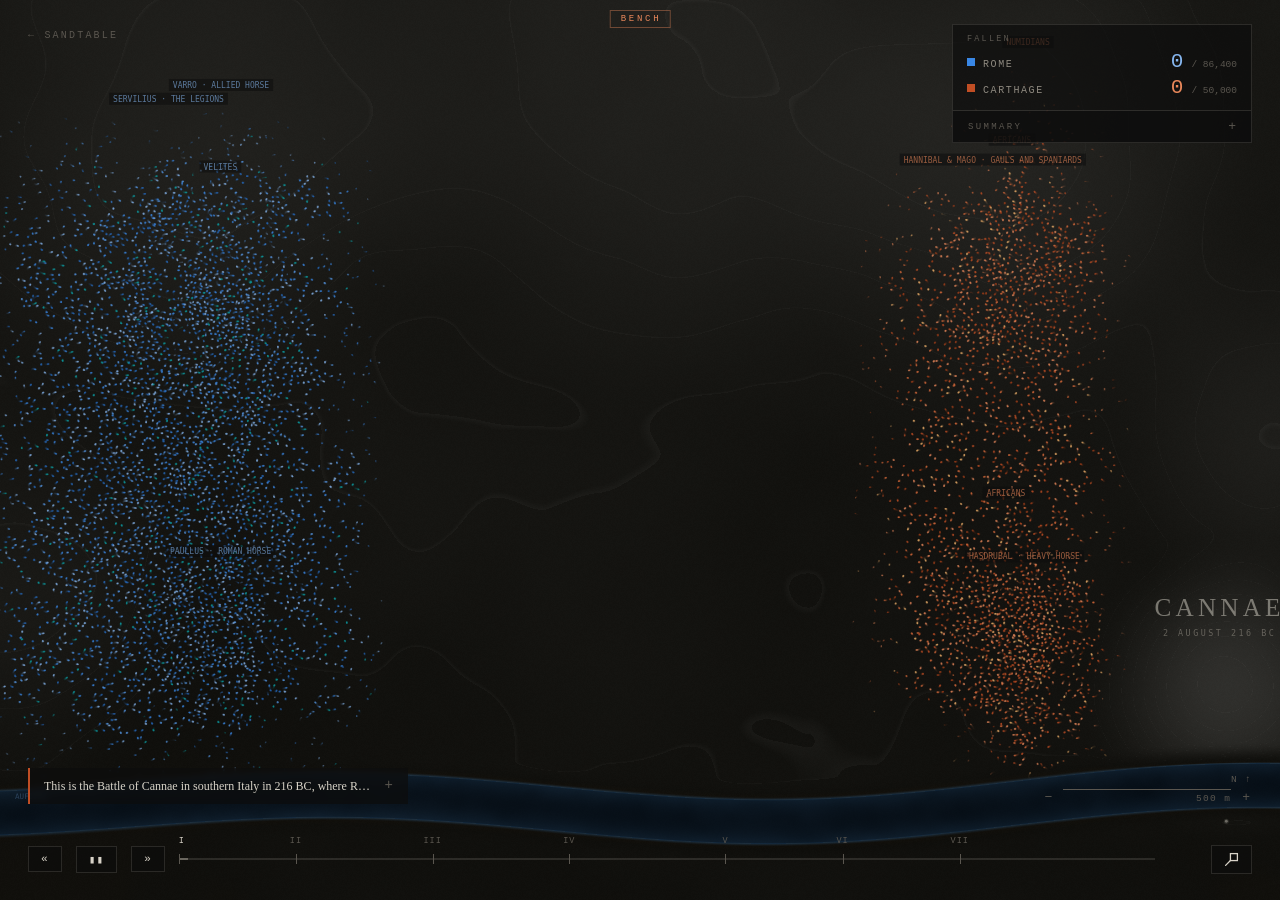
<file: cannae/index.html>
<!doctype html>
<html lang="en">
<head>
<meta charset="utf-8">
<meta name="viewport" content="width=device-width, initial-scale=1, viewport-fit=cover">
<title>Sandtable — Cannae, 216 BC</title>
<meta name="description" content="The Battle of Cannae re-enacted from above by 6,820 murmuration motes — one mote for every twenty men, choreographed from Polybius and Livy.">
<meta property="og:type" content="article">
<meta property="og:site_name" content="SANDTABLE">
<meta property="og:title" content="Sandtable — Cannae, 216 BC">
<meta property="og:description" content="The Battle of Cannae re-enacted from above by 6,820 murmuration motes — one mote for every twenty men, choreographed from Polybius and Livy.">
<meta property="og:url" content="https://sandtable.thrain.ai/cannae/">
<meta property="og:image" content="https://sandtable.thrain.ai/cannae/og.jpg">
<meta property="og:image:width" content="2400">
<meta property="og:image:height" content="1260">
<meta name="twitter:card" content="summary_large_image">
<meta name="twitter:image" content="https://sandtable.thrain.ai/cannae/og.jpg">
<link rel="icon" href="data:image/svg+xml,<svg xmlns='http://www.w3.org/2000/svg' viewBox='0 0 100 100'><text y='.9em' font-size='90'>⚔️</text></svg>">
<link rel="stylesheet" href="../style.css?v=5591be0">
</head>
<body>

<canvas id="field" aria-label="Animated top-down re-enactment of the Battle of Cannae"></canvas>

<div class="hud" id="masthead">
  <a class="crumb" href="../">&larr; Sandtable</a>
  <h1 class="sr-only">Cannae &mdash; 2 August 216 BC, River Aufidus, Apulia</h1>
</div>

<div class="hud" id="scorestack">
  <div id="muster">
    <div class="mhead">Fallen</div>
    <div class="mrow a"><i></i><span>Rome</span><b id="fallenA">0</b><em>/ 86,400</em></div>
    <div class="mrow b"><i></i><span>Carthage</span><b id="fallenB">0</b><em>/ 50,000</em></div>
  </div>
  <div id="aftermath">
    <div class="ahead"><span>Summary</span><button id="afttoggle" aria-label="Minimize summary">&minus;</button></div>
    <table class="tally">
      <tr><th></th><th>Dead</th><th>Captured</th><th>Escaped</th></tr>
      <tr class="a"><td>Rome</td><td><b>48,200</b></td><td>19,300</td><td>~14,000</td></tr>
      <tr class="b"><td>Carthage</td><td><b>~5,700</b></td><td>&mdash;</td><td>&mdash;</td></tr>
    </table>
    <div class="sources">Sources &middot; <a href="https://penelope.uchicago.edu/Thayer/E/Roman/Texts/Polybius/3*.html" target="_blank" rel="noopener">Polybius III</a> &middot; <a href="https://www.perseus.tufts.edu/hopper/text?doc=Perseus%3Atext%3A1999.02.0141%3Abook%3D22" target="_blank" rel="noopener">Livy XXII</a></div>
    <button id="replaybtn">&#8635; Replay</button>
  </div>
</div>

<div class="hud" id="narration">
  <p id="phasebody"></p>
  <div class="cite" id="phasecite"></div>
</div>

<div class="hud" id="compass">
  <div>N &uarr;</div>
  <div id="scalerow">
    <button id="zout" aria-label="Zoom out">&minus;</button>
    <div id="kmbar">1 km</div>
    <button id="zin" aria-label="Zoom in">+</button>
  </div>
</div>

<div class="hud" id="console">
  <button id="rwbtn" aria-label="Rewind">&#171;</button>
  <button id="playbtn" aria-label="Play or pause">&#9654;</button>
  <button id="ffbtn" aria-label="Fast forward">&#187;</button>
  <div id="timeline" role="slider" aria-label="Battle timeline" aria-valuemin="0" aria-valuemax="100" aria-valuenow="0" tabindex="0">
    <div class="rail"></div>
    <div class="fill" id="tlfill"></div>
  </div>
  <div id="clock">0:00</div>
  <button id="labelbtn" aria-label="Toggle unit labels" title="Labels (L)"><svg viewBox="0 0 14 14" aria-hidden="true"><path d="M1.5 12.5 L6 8"/><rect x="6" y="1.5" width="6.5" height="6.5"/></svg></button>
</div>

<script>
window.BATTLE = {
  field: { w: 1600, h: 900, kmUnits: 400 },
  scale: 20,
  tEnd: 100,
  hook: '70,000 Romans walked into Hannibal’s trap.',
  sides: {
    a: { name: 'ROME', total: 86400, pal: ['#256abf', '#3987e5', '#5598e7', '#86b6ef', '#0aa2a9'] },
    b: { name: 'CARTHAGE', total: 50000, pal: ['#a03d18', '#C14E24', '#d96a3a', '#e8875a', '#f0b06a'] },
  },
  terrain: {
    base: 0.05, rise: 0.22, noise: 0.10, floor: 0.02,
    blobs: [
      { x: 1500, y: 730, r: 190, h: 0.85 },   // the hill and citadel of Cannae
      { x: 1240, y: 110, r: 340, h: 0.34 },
      { x: 820, y: 30, r: 420, h: 0.28 },
      { x: 280, y: 80, r: 380, h: 0.30 },
      { x: 60, y: 620, r: 260, h: 0.20 },
      { x: 1560, y: 420, r: 240, h: 0.30 },
    ],
    river: { base: 868, halfW: 26 },
    names: [
      { t: 'AUFIDUS', x: 56, y: 866, c: 'rgba(120,170,225,0.30)', align: 'left' },
    ],
    marks: [{ x: 1496, y: 890 }],   // the citadel hill — south bank, audited
    title: { name: 'Cannae', sub: '2 August 216 BC', x: 1490, y: 648 },
  },
  /* keyframes: [t, cx, cy, angDeg, w, d, bow, scatter] — from Polybius 3.113–117 */
  units: [
    { id: 'rinf', side: 'a', n: 3250, kind: 'inf', label: 'SERVILIUS · THE LEGIONS',
      kf: [[0,240,450,0,640,340,0,90],[12,620,450,0,470,150,0,8],[26,700,450,0,450,160,0,8],
           [40,790,450,0,410,175,0,8],[56,880,450,0,330,215,0,8],[68,925,450,0,285,235,0,8],
           [80,945,450,0,250,250,0,8],[100,950,450,0,205,210,0,8]],
      kill: [[40,0],[56,0.04],[68,0.09],[80,0.28],[92,0.5],[100,0.58]],
      melee: [[40,100,6]] },
    { id: 'rvel', side: 'a', n: 750, kind: 'inf', label: 'VELITES',
      kf: [[0,300,450,0,500,220,0,80],[12,770,450,0,460,45,0,10],[21,884,450,0,440,40,0,14],
           [26,610,450,0,420,55,0,10],[40,700,450,0,380,60,0,10],[56,800,450,0,300,70,0,10],
           [68,860,450,0,260,80,0,10],[80,900,450,0,230,90,0,10],[88,890,462,180,210,90,0,12],
           [93,700,560,190,170,80,0,20],[100,-140,640,190,220,80,0,26]],
      kill: [[16,0],[26,0.03],[50,0.06],[68,0.12],[100,0.58]],
      melee: [[16,24,8],[68,100,6]] },
    { id: 'rcav', side: 'a', n: 120, kind: 'cav', label: 'PAULLUS · ROMAN HORSE',
      kf: [[0,300,690,0,200,120,0,40],[12,620,772,0,100,70,0,10],[26,668,776,0,100,70,0,10],
           [30,715,778,0,95,75,0,14],[38,640,786,0,100,80,0,20],[44,240,790,0,90,70,0,22],
           [50,-180,800,0,90,60,0,24]],
      kill: [[26,0],[30,0.15],[38,0.55],[44,0.85]],
      melee: [[26,40,14]] },
    { id: 'acav', side: 'a', n: 200, kind: 'cav', label: 'VARRO · ALLIED HORSE',
      kf: [[0,300,210,0,240,120,0,40],[12,620,165,0,230,85,0,12],[20,660,160,0,225,85,0,14],
           [30,640,168,0,225,85,0,14],[40,665,162,0,220,85,0,14],[50,648,166,0,220,85,0,14],
           [56,655,163,0,215,85,0,14],[62,520,125,0,220,90,0,22],[68,260,120,0,200,80,0,24],
           [74,-180,50,0,240,80,0,30]],
      kill: [[56,0],[62,0.25],[68,0.3]],
      melee: [[14,62,10]] },
    { id: 'cctr', side: 'b', n: 1400, kind: 'inf', label: 'HANNIBAL & MAGO · GAULS AND SPANIARDS',
      kf: [[0,1220,450,180,560,240,0,50],[12,1000,450,180,450,95,0,8],[26,935,450,180,440,90,72,8],
           [40,895,450,180,430,95,26,8],[50,930,450,180,450,100,-48,8],[56,965,450,180,470,105,-92,8],
           [68,1005,450,180,490,110,-115,8],[80,1010,450,180,445,115,-85,8],[100,990,450,180,365,120,-55,8]],
      kill: [[40,0],[56,0.05],[80,0.12],[100,0.17]],
      melee: [[40,100,6]] },
    { id: 'cafrN', side: 'b', n: 300, kind: 'inf', label: 'AFRICANS',
      kf: [[0,1240,240,180,200,130,0,50],[12,1055,238,180,145,92,0,8],[26,1015,242,180,145,92,0,8],
           [40,985,248,180,145,92,0,8],[56,948,268,135,150,92,0,8],[62,928,302,90,160,88,0,8],
           [68,924,332,90,165,85,0,8],[80,928,362,90,160,82,0,8],[100,933,392,90,150,80,0,8]],
      kill: [[62,0],[100,0.035]],
      melee: [[60,100,6]] },
    { id: 'cafrS', side: 'b', n: 300, kind: 'inf', label: 'AFRICANS',
      kf: [[0,1240,660,180,200,130,0,50],[12,1055,662,180,145,92,0,8],[26,1015,658,180,145,92,0,8],
           [40,985,652,180,145,92,0,8],[56,948,632,225,150,92,0,8],[62,928,598,270,160,88,0,8],
           [68,924,568,270,165,85,0,8],[80,928,538,270,160,82,0,8],[100,933,508,270,150,80,0,8]],
      kill: [[62,0],[100,0.035]],
      melee: [[60,100,6]] },
    { id: 'chcav', side: 'b', n: 325, kind: 'cav', label: 'HASDRUBAL · HEAVY HORSE',
      kf: [[0,1260,720,180,160,120,0,50],[12,985,765,180,130,80,0,12],[26,850,768,180,120,80,0,12],
           [30,745,772,180,115,85,0,16],[38,660,775,180,120,85,0,16],[44,560,770,190,120,80,0,14],
           [48,415,665,230,170,80,0,14],[52,375,470,268,170,80,0,14],[56,430,255,300,180,85,0,14],
           [60,545,175,340,185,85,0,14],[64,560,195,0,190,85,0,14],[70,585,300,45,200,90,0,12],
           [76,690,430,10,240,95,0,10],[82,775,450,0,250,95,0,10],[100,815,450,0,235,95,0,10]],
      kill: [[26,0],[40,0.03],[68,0.05],[100,0.06]],
      melee: [[26,40,14],[56,64,10],[74,100,6]] },
    { id: 'cncav', side: 'b', n: 175, kind: 'cav', label: 'NUMIDIANS',
      kf: [[0,1260,140,180,240,110,0,50],[12,950,158,180,210,85,0,24],[20,845,150,180,205,85,0,26],
           [28,790,168,180,205,85,0,26],[36,855,152,180,205,85,0,26],[44,800,165,180,205,85,0,26],
           [52,845,155,180,205,85,0,26],[58,760,140,180,210,85,0,26],[64,470,95,190,230,85,0,28],
           [72,-180,40,190,240,80,0,30]],
      kill: [[26,0],[56,0.04]],
      melee: [[14,62,10]] },
  ],
  /* the skirmish: velite javelins against Hannibal's Balearic slingers */
  volleys: [
    { from: 'rvel', to: 'cctr', t0: 18, t1: 24, rate: 14, kind: 'javelin' },
    { from: 'cctr', to: 'rvel', t0: 18, t1: 24, rate: 10, kind: 'javelin' },
  ],
  phases: [
    { t: 0, body: 'This is the Battle of Cannae in southern Italy in 216 BC, where Rome has raised 86,400 men, the largest army in its history, to crush Hannibal’s invaders. Servilius packs 8 legions into one deep block while Hannibal stretches his Gauls and Spaniards into a thin waiting line.',
      cite: '— Polybius 3.113 · Livy 22.45–46' },
    { t: 12, body: 'The velites open the morning with javelins as Hannibal walks his centre forward until it bulges toward the Romans in a crescent. He is daring the legions to hit him in the middle, and the sun climbs into Roman eyes as the lines come together.',
      cite: '— Polybius 3.113–114 · Livy 22.46' },
    { t: 26, body: 'Down by the river Hasdrubal leads 6,500 heavy horsemen into Paullus and his Roman cavalry, and the fight becomes a standing crush with no room to wheel or run. On the far wing the Numidians swirl around the allied horse and pin it where it stands.',
      cite: '— Polybius 3.115' },
    { t: 40, body: 'Servilius and the legions bite into the bulging centre and shove it back step by step, packing themselves tighter as the crescent bends inward around them. To the Romans it feels like winning, while 70,000 men walk deeper into Hannibal’s trap.',
      cite: '— Polybius 3.115' },
    { t: 56, body: 'Hasdrubal does not chase the beaten Roman riders. Instead he wheels his squadrons the whole width of the field behind the Roman army and falls on Varro’s allied cavalry from 2 sides at once, sweeping the last of Rome’s horsemen off the battlefield.',
      cite: '— Polybius 3.116' },
    { t: 68, body: 'Now Hannibal’s African veterans, fresh all morning, wheel inward against both ends of the Roman line as Hasdrubal brings his horsemen back to slam the door at the rear. In a few minutes Servilius has no flanks, no rear, and nowhere left to go.',
      cite: '— Polybius 3.116' },
    { t: 80, body: 'Packed too tightly even to raise their shields, the outer ranks are cut down where they stand as the ring grinds inward until nightfall. Around 48,200 Romans die in a single afternoon, and every encircling army since has tried to do what Hannibal did at Cannae.',
      cite: '— Polybius 3.117 · Livy 22.49' },
  ],
};
</script>
<script src="../engine.js?v=5591be0"></script>
</body>
</html>
</file>
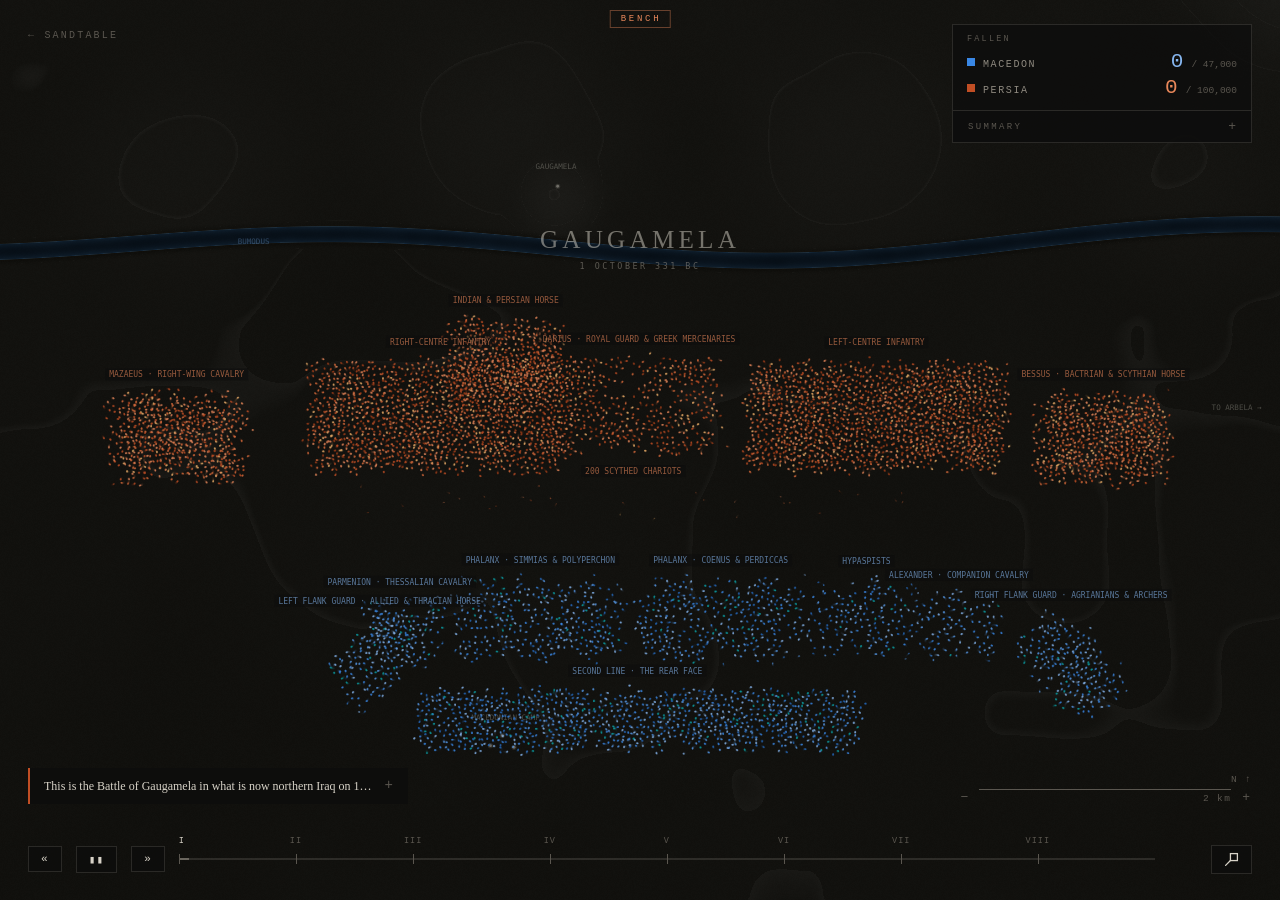
<file: gaugamela/index.html>
<!doctype html>
<html lang="en">
<head>
<meta charset="utf-8">
<meta name="viewport" content="width=device-width, initial-scale=1, viewport-fit=cover">
<title>Sandtable — Gaugamela, 331 BC</title>
<meta name="description" content="Gaugamela, 1 October 331 BC, re-enacted from above — Alexander's oblique advance and the wedge into the gap, drawn at the honest modern count rather than the ancient million.">
<meta property="og:type" content="article">
<meta property="og:site_name" content="SANDTABLE">
<meta property="og:title" content="Sandtable — Gaugamela, 331 BC">
<meta property="og:description" content="Gaugamela, 1 October 331 BC, re-enacted from above — Alexander's oblique advance and the wedge into the gap, drawn at the honest modern count rather than the ancient million.">
<meta property="og:url" content="https://sandtable.thrain.ai/gaugamela/">
<meta property="og:image" content="https://sandtable.thrain.ai/gaugamela/og.jpg">
<meta property="og:image:width" content="2400">
<meta property="og:image:height" content="1260">
<meta name="twitter:card" content="summary_large_image">
<meta name="twitter:image" content="https://sandtable.thrain.ai/gaugamela/og.jpg">
<link rel="icon" href="data:image/svg+xml,<svg xmlns='http://www.w3.org/2000/svg' viewBox='0 0 100 100'><text y='.9em' font-size='90'>⚔️</text></svg>">
<link rel="stylesheet" href="../style.css?v=5591be0">
</head>
<body>

<canvas id="field" aria-label="Animated top-down re-enactment of the Battle of Gaugamela"></canvas>

<div class="hud" id="masthead">
  <a class="crumb" href="../">&larr; Sandtable</a>
  <h1 class="sr-only">Gaugamela &mdash; 1 October 331 BC, the plain of the Bumodus, near Arbela</h1>
</div>

<div class="hud" id="scorestack">
  <div id="muster">
    <div class="mhead">Fallen</div>
    <div class="mrow a"><i></i><span>Macedon</span><b id="fallenA">0</b><em>/ 47,000</em></div>
    <div class="mrow b"><i></i><span>Persia</span><b id="fallenB">0</b><em>/ 100,000</em></div>
  </div>
  <div id="aftermath">
    <div class="ahead"><span>Summary</span><button id="afttoggle" aria-label="Minimize summary">&minus;</button></div>
    <table class="tally">
      <tr><th></th><th>Strength</th><th>Dead</th></tr>
      <tr class="a"><td>Macedon</td><td>~47,000</td><td><b>~1,000</b></td></tr>
      <tr class="b"><td>Persia</td><td>~50–100,000</td><td><b>~40,000</b></td></tr>
    </table>
    <div class="sources">Sources &middot; <a href="https://en.wikisource.org/wiki/The_Anabasis_of_Alexander/Book_III/Chapter_XI" target="_blank" rel="noopener">Arrian III</a> &middot; <a href="https://www.livius.org/articles/battle/gaugamela-331-bce/" target="_blank" rel="noopener">Livius</a> &middot; <a href="https://www.worldhistory.org/article/108/the-battle-of-gaugamela-331-bce/" target="_blank" rel="noopener">World History Enc.</a></div>
    <button id="replaybtn">&#8635; Replay</button>
  </div>
</div>

<div class="hud" id="narration">
  <p id="phasebody"></p>
  <div class="cite" id="phasecite"></div>
</div>

<div class="hud" id="compass">
  <div>N &uarr;</div>
  <div id="scalerow">
    <button id="zout" aria-label="Zoom out">&minus;</button>
    <div id="kmbar">1 km</div>
    <button id="zin" aria-label="Zoom in">+</button>
  </div>
</div>

<div class="hud" id="console">
  <button id="rwbtn" aria-label="Rewind">&#171;</button>
  <button id="playbtn" aria-label="Play or pause">&#9654;</button>
  <button id="ffbtn" aria-label="Fast forward">&#187;</button>
  <div id="timeline" role="slider" aria-label="Battle timeline" aria-valuemin="0" aria-valuemax="100" aria-valuenow="0" tabindex="0">
    <div class="rail"></div>
    <div class="fill" id="tlfill"></div>
  </div>
  <div id="clock">0:00</div>
  <button id="labelbtn" aria-label="Toggle unit labels" title="Labels (L)"><svg viewBox="0 0 14 14" aria-hidden="true"><path d="M1.5 12.5 L6 8"/><rect x="6" y="1.5" width="6.5" height="6.5"/></svg></button>
</div>

<script>
window.BATTLE = {
  field: { w: 1600, h: 900, kmUnits: 150 },   // ~10.7 km × 6 km of the Gaugamela plain
  scale: 20,                                   // 1 mote = 20 men
  tEnd: 100,
  hook: 'Alexander broke 100,000 Persians at a gallop.',
  sides: {
    a: { name: 'MACEDON', total: 47000, pal: ['#256abf', '#3987e5', '#5598e7', '#86b6ef', '#0aa2a9'] },
    b: { name: 'PERSIA',  total: 100000, pal: ['#a03d18', '#C14E24', '#d96a3a', '#e8875a', '#f0b06a'] },
  },
  /* Darius chose a wide, level plain and cleared it for his chariots. It is a
     dry, near-featureless table — very low noise is the point. The only relief
     is a low range of hills bounding it to the north, the mound and village of
     Gaugamela ("the camel's house"), and the thin river Bumodus beside it. */
  terrain: {
    base: 0.07, rise: 0.05, noise: 0.05, floor: 0.02,
    blobs: [
      { x: 250,  y: 110, r: 200, h: 0.10 },   // the low hills closing the plain to the north
      { x: 650,  y: 80,  r: 220, h: 0.12 },
      { x: 1050, y: 100, r: 200, h: 0.10 },
      { x: 1450, y: 120, r: 180, h: 0.09 },
      { x: 700,  y: 150, r: 70,  h: 0.18 },   // the mound of Tel Gomel — Gaugamela itself
      // Jebel Maqlub and the Zagros front, ~10-15 km NE of the field:
      // off-table at their true bearing, seen when the view pulls back
      { x: 1600, y: -180, r: 260, h: 0.30 },
      { x: 1900, y: -350, r: 380, h: 0.50 },
      { x: 2400, y: -650, r: 500, h: 0.65 },
    ],
    river: { base: 200, halfW: 9 },           // the Bumodus, a thin stream north of the field
    names: [
      { t: 'BUMODUS', x: 340, y: 205, c: 'rgba(120,170,225,0.35)' },
      { t: 'GAUGAMELA', x: 700, y: 116 },
      { t: 'MACEDONIAN CAMP', x: 640, y: 772 },
      { t: 'TO ARBELA →', x: 1540, y: 402, align: 'right' },
    ],
    marks: [
      { x: 700, y: 134 },                      // the village on the mound
      { x: 620, y: 800 }, { x: 648, y: 802 }, { x: 634, y: 788 },   // the baggage camp to the rear
    ],
    title: { name: 'Gaugamela', sub: '1 October 331 BC', x: 800, y: 210 },
  },
  /* keyframes: [t, cx, cy, angDeg, w, d, bow, scatter] — angles 0=E, 90=S,
     180=W, 270=N. Macedon (side a) faces north (270); Persia (side b) faces
     south (90). The famous move is Alexander's OBLIQUE drift to his right
     (east), which pulls Bessus's left-wing horse out of line; when a gap
     tears open, the Companions, hypaspists and right phalanx form a wedge
     and drive it at Darius in the centre. Strengths follow Arrian for the
     Macedonians (~47,000) and the sober modern count for the Persians
     (~50–100,000), NOT the ancient million. Deployment and units from
     Arrian 3.11–15. */
  units: [
    /* ---- Macedon (Alexander), south, facing north ---- */
    /* Alexander and the Companions: the right wing, the wedge, the decider */
    { id: 'comp', side: 'a', n: 100, kind: 'cav', label: 'ALEXANDER · COMPANION CAVALRY',
      kf: [[0,1180,660,270,90,70,0,10],[12,1290,632,278,92,72,0,10],[24,1350,606,285,94,72,0,12],
           [38,1300,556,300,96,74,4,12],[50,1120,470,315,92,88,20,10],[62,950,412,300,88,82,16,10],
           [74,830,470,250,90,72,6,12],[88,700,545,220,90,68,0,14],[100,620,600,205,90,66,0,16]],
      kill: [[38,0],[50,0.01],[62,0.03],[100,0.04]],
      melee: [[24,40,12],[50,66,10]] },
    /* prodromoi, Paeonians, Agrianians and archers: the right flank guard,
       angled back (refused) — it fights Bessus's outflanking ride and shoots
       down the scythed chariots */
    { id: 'rscreen', side: 'a', n: 200, kind: 'cav', label: 'RIGHT FLANK GUARD · AGRIANIANS & ARCHERS',
      kf: [[0,1310,706,315,120,70,0,14],[12,1380,690,320,122,70,0,16],[24,1420,650,330,124,68,0,18],
           [38,1400,590,340,122,66,0,18],[50,1330,545,350,120,64,0,18],[62,1250,520,0,118,62,0,18],
           [88,1150,540,20,116,62,0,20],[100,1100,560,30,114,62,0,20]],
      kill: [[12,0],[24,0.01],[40,0.02],[100,0.03]],
      melee: [[16,50,10]] },
    /* the hypaspists — the hinge between the Companions and the phalanx; they
       follow the wedge in */
    { id: 'hyp', side: 'a', n: 150, kind: 'inf', label: 'HYPASPISTS',
      kf: [[0,1070,650,270,110,80,0,8],[12,1150,636,274,112,80,0,8],[24,1200,618,278,114,80,0,8],
           [38,1160,560,290,116,80,0,8],[50,1030,500,305,118,82,0,8],[62,920,455,300,118,84,0,8],
           [74,860,470,285,116,84,0,8],[100,820,500,280,114,84,0,8]],
      kill: [[38,0],[50,0.004],[100,0.01]],
      melee: [[50,80,7]] },
    /* six phalanx brigades, split into the advancing right and the anchored
       left. The gap in the Macedonian line opens between them — Simmias's
       brigade cannot keep pace with Alexander's advance */
    { id: 'phR', side: 'a', n: 325, kind: 'inf', label: 'PHALANX · COENUS & PERDICCAS',
      kf: [[0,900,652,270,200,90,0,8],[12,960,644,272,200,90,0,8],[24,1000,632,274,200,90,0,8],
           [38,980,585,282,200,92,0,8],[50,900,530,292,200,94,0,8],[62,840,495,288,200,94,0,8],
           [100,815,505,282,200,94,0,8]],
      kill: [[38,0],[50,0.003],[62,0.006],[100,0.008]],
      melee: [[50,100,6]] },
    { id: 'phL', side: 'a', n: 325, kind: 'inf', label: 'PHALANX · SIMMIAS & POLYPERCHON',
      kf: [[0,680,652,270,200,90,0,8],[12,720,646,270,200,90,0,8],[24,745,638,270,200,90,0,8],
           [38,745,622,272,200,92,0,8],[50,720,600,268,205,92,0,8],[62,700,585,266,205,94,0,10],
           [88,700,575,268,205,94,0,8],[100,705,570,270,205,92,0,8]],
      kill: [[24,0],[50,0.006],[62,0.010],[100,0.012]],
      melee: [[38,88,6]] },
    /* Parmenion holds the left: Thessalian horse, hard-pressed by Mazaeus,
       ordered only to keep the line intact until Alexander wins on the right */
    { id: 'thess', side: 'a', n: 100, kind: 'cav', label: 'PARMENION · THESSALIAN CAVALRY',
      kf: [[0,520,660,270,90,60,0,12],[12,500,650,265,92,62,0,12],[24,500,640,260,92,64,0,14],
           [38,505,630,255,94,66,0,16],[50,520,625,250,94,66,0,18],[62,540,615,255,94,64,0,18],
           [74,560,600,260,92,64,0,16],[88,600,585,270,92,62,0,14],[100,660,575,280,90,62,0,12]],
      kill: [[24,0],[38,0.04],[50,0.09],[62,0.13],[74,0.15]],
      melee: [[24,74,12]] },
    { id: 'lscreen', side: 'a', n: 150, kind: 'cav', label: 'LEFT FLANK GUARD · ALLIED & THRACIAN HORSE',
      kf: [[0,490,700,235,110,60,0,14],[12,476,690,230,112,60,0,16],[24,470,675,225,112,62,0,18],
           [38,480,650,230,112,62,0,18],[50,500,632,240,112,60,0,18],[62,528,618,250,110,60,0,18],
           [88,578,596,265,108,60,0,18],[100,620,584,275,106,60,0,16]],
      kill: [[12,0],[24,0.02],[38,0.05],[50,0.08],[74,0.09]],
      melee: [[20,74,11]] },
    /* the second line — a whole rear face of Greek and allied infantry, the
       thing that makes Alexander's army a hollow square. It plugs gaps and,
       when Persian horse burst through to the camp, wheels about and cuts
       them down */
    { id: 'line2', side: 'a', n: 1000, kind: 'inf', label: 'SECOND LINE · THE REAR FACE',
      kf: [[0,800,772,270,520,66,0,8],[24,800,768,270,520,66,0,8],[50,790,762,270,520,68,0,8],
           [62,740,760,280,480,70,0,10],[74,700,758,300,420,74,0,12],[88,720,760,285,460,72,0,10],
           [100,780,764,275,500,70,0,8]],
      kill: [[62,0],[74,0.001],[100,0.002]],
      melee: [[68,90,6]] },

    /* ---- Persia (Darius), north, facing south ---- */
    /* Mazaeus on the Persian right: Median, Syrian and Mesopotamian horse.
       He very nearly turns Parmenion's flank and looses the raid on the camp */
    { id: 'maz', side: 'b', n: 600, kind: 'cav', label: 'MAZAEUS · RIGHT-WING CAVALRY',
      kf: [[0,250,435,90,150,90,0,14],[12,300,470,100,150,88,0,14],[24,360,520,110,150,86,0,16],
           [38,400,570,120,148,84,0,18],[50,440,600,130,146,80,0,20],[62,470,600,140,144,78,0,22],
           [74,430,560,160,142,78,0,22],[88,350,500,180,150,80,0,24],[100,250,440,200,150,80,0,26]],
      kill: [[24,0],[38,0.05],[50,0.10],[62,0.15],[100,0.20]],
      melee: [[24,74,12]] },
    /* the right-centre infantry — the mass of Asiatic levy; it holds while
       the cavalry duel, then breaks when the centre is pierced */
    { id: 'cinfR', side: 'b', n: 1500, kind: 'inf', deathOrder: 'front', label: 'RIGHT-CENTRE INFANTRY',
      kf: [[0,560,410,90,300,120,0,10],[24,590,440,90,300,120,0,10],[50,610,470,90,300,118,0,12],
           [62,620,455,85,300,116,0,14],[74,600,420,80,290,110,0,18],[88,560,370,70,280,105,0,22],
           [100,500,320,65,270,100,0,26]],
      kill: [[50,0],[62,0.10],[74,0.26],[88,0.38],[100,0.42]],
      melee: [[50,88,6]] },
    /* Darius in the centre with the royal kinsmen, the apple-bearer guard and
       his Greek mercenary hoplites — the target of the wedge */
    { id: 'guard', side: 'b', n: 400, kind: 'inf', deathOrder: 'front', label: 'DARIUS · ROYAL GUARD & GREEK MERCENARIES',
      kf: [[0,800,398,90,190,110,0,8],[24,800,415,90,190,110,0,8],[38,800,420,90,190,110,0,8],
           [50,815,430,90,190,110,0,10],[62,850,405,75,180,105,0,16],[74,950,395,50,170,100,0,22],
           [88,1150,380,30,160,95,0,26],[100,1450,365,15,150,90,0,30]],
      kill: [[50,0],[62,0.20],[74,0.40],[88,0.52],[100,0.55]],
      melee: [[50,74,8]] },
    /* the left-centre infantry — Persians, Susians, Cadusians, Indians and
       Mardian archers. Bessus is drawn out to its east; the gap opens here,
       and the wedge tears straight through it */
    { id: 'cinfL', side: 'b', n: 1500, kind: 'inf', deathOrder: 'front', label: 'LEFT-CENTRE INFANTRY',
      kf: [[0,1080,410,90,300,120,0,10],[12,1070,430,90,300,120,0,10],[24,1060,455,90,300,118,0,12],
           [38,1090,470,90,290,116,0,14],[50,1120,455,100,285,112,0,18],[62,1130,415,108,260,108,0,22],
           [74,1140,380,105,240,100,0,24],[88,1160,360,100,210,95,0,28],[100,1190,345,95,190,92,0,32]],
      kill: [[38,0],[50,0.06],[62,0.22],[74,0.36],[88,0.44],[100,0.45]],
      melee: [[44,88,6]] },
    /* Bessus on the Persian left: Bactrian, Dahae and Scythian horse — the
       strongest cavalry on the field. Sent to head off Alexander's oblique,
       he is drawn ever further out, and the gap opens behind him */
    { id: 'bess', side: 'b', n: 600, kind: 'cav', label: 'BESSUS · BACTRIAN & SCYTHIAN HORSE',
      kf: [[0,1350,435,90,150,90,0,14],[12,1400,480,80,150,88,0,16],[24,1440,540,70,148,86,0,18],
           [38,1450,590,60,146,84,0,20],[50,1420,600,50,144,82,0,22],[62,1380,590,40,142,80,0,22],
           [74,1420,540,20,144,80,0,24],[88,1460,470,0,146,80,0,26],[100,1520,410,350,148,80,0,28]],
      kill: [[24,0],[38,0.05],[50,0.10],[62,0.16],[74,0.20],[100,0.22]],
      melee: [[16,74,12]] },
    /* Indian and Persian horse from behind the right-centre: the squadrons
       that burst clean through the gap in the Macedonian left and rode for
       the baggage camp, before the second line caught and destroyed them */
    { id: 'indus', side: 'b', n: 400, kind: 'cav', label: 'INDIAN & PERSIAN HORSE',
      kf: [[0,640,340,90,130,80,0,12],[24,620,420,90,130,80,0,12],[38,600,500,95,128,78,0,14],
           [50,580,600,100,126,74,0,16],[62,600,700,105,120,70,0,20],[74,660,760,120,110,66,0,26],
           [88,700,740,180,108,64,0,30],[100,720,700,200,106,62,0,34]],
      kill: [[38,0],[50,0.03],[62,0.08],[74,0.18],[88,0.30],[100,0.35]],
      melee: [[62,90,10]] },
    /* 200 scythed chariots screening the Persian front. One streak stands for
       several chariots. Loosed at the phalanx, they are shot down by the
       Agrianians and archers and the ranks open to let the rest rattle
       through — the war-winning weapon does almost nothing. score:false keeps
       these (few crew, not "men") out of the 100,000-man muster. */
    { id: 'chariot', side: 'b', n: 30, kind: 'cav', score: false, label: '200 SCYTHED CHARIOTS',
      kf: [[0,800,510,90,700,28,0,10],[12,800,520,90,700,28,0,10],[24,800,590,90,680,26,0,14],
           [38,800,650,90,620,24,0,22],[50,800,660,90,520,24,0,30],[62,800,650,90,420,24,0,34],
           [100,800,645,90,360,24,0,36]],
      kill: [[24,0],[38,0.5],[50,0.8],[100,0.9]],
      melee: [[24,44,8]] },
  ],
  /* projectiles: Agrianian javelins and Cretan archers break the chariots;
     Scythian and Mardian bows harass the wings. One tracer stands for many. */
  volleys: [
    { from: 'phR',     to: 'chariot', t0: 24, t1: 40, rate: 18, kind: 'javelin' },
    { from: 'phL',     to: 'chariot', t0: 24, t1: 40, rate: 18, kind: 'javelin' },
    { from: 'bess',    to: 'rscreen', t0: 14, t1: 44, rate: 9,  kind: 'javelin' },
    { from: 'guard',   to: 'phR',     t0: 44, t1: 58, rate: 11, kind: 'arrow' },
    { from: 'maz',     to: 'thess',   t0: 26, t1: 62, rate: 8,  kind: 'javelin' },
  ],
  phases: [
    { t: 0, body: 'This is the Battle of Gaugamela in what is now northern Iraq on 1 October 331 BC, where Alexander leads 47,000 Macedonians against Darius and the grand army of Persia, perhaps 100,000 strong. Darius has chosen this plain and flattened it so his chariots can run.',
      cite: '— Arrian 3.11–12 · Livius' },
    { t: 12, body: 'Alexander advances at an angle, edging his whole army to the right toward the rough ground at the edge of the levelled plain. To stop him Bessus sends thousands of horsemen sweeping around that flank, which is exactly what Alexander wants him to do.',
      cite: '— Arrian 3.13 · Warry, Warfare in the Classical World' },
    { t: 24, body: 'Darius sends in his 200 scythed chariots, war carts with blades fitted to their wheels, straight at the Macedonian centre. The archers shoot down horses and drivers in the open, and the phalanx calmly opens lanes and lets the survivors rattle through to nothing.',
      cite: '— Arrian 3.13 · Curtius 4.15' },
    { t: 38, body: 'Drawn further and further out to the flank, the Persian left pulls away from its own centre until a gap tears open in the royal line. Directly behind that gap, waiting in a wedge, stand Alexander and the Companion cavalry.',
      cite: '— Arrian 3.14' },
    { t: 50, body: 'Alexander drives the wedge into the gap at a gallop, with the Companions and the Hypaspists and the nearest phalanx battalions striking as one mass. They are aimed not at ground but at a single man, Darius himself, visible in his chariot behind the breaking line.',
      cite: '— Arrian 3.14 · Plutarch, Alexander 33' },
    { t: 62, body: 'As the wedge reaches the royal squadron, Darius turns his chariot and flees the field exactly as he had 2 years before. The Persian centre unravels behind its king, as word of his flight runs down the line faster than any horseman.',
      cite: '— Arrian 3.14 · Diodorus 17.60' },
    { t: 74, body: 'On the far wing the battle is nearly lost the other way, as Mazaeus all but turns Parmenion’s flank and Persian horsemen break through to raid the Macedonian camp. Then the pursuit is recalled, and Alexander swings back across the field to save the left.',
      cite: '— Arrian 3.14–15 · Curtius 4.16' },
    { t: 88, body: 'The Persian army breaks apart and streams toward the town of Arbela, and Darius rides on into the mountains, a fugitive king who will be murdered within the year by his own officers. Ancient writers count Persia’s dead in the tens of thousands against a few hundred Macedonians.',
      cite: '— Arrian 3.15 · Delbrück · World History Enc.' },
  ],
};
</script>
<script src="../engine.js?v=5591be0"></script>
</body>
</html>
</file>
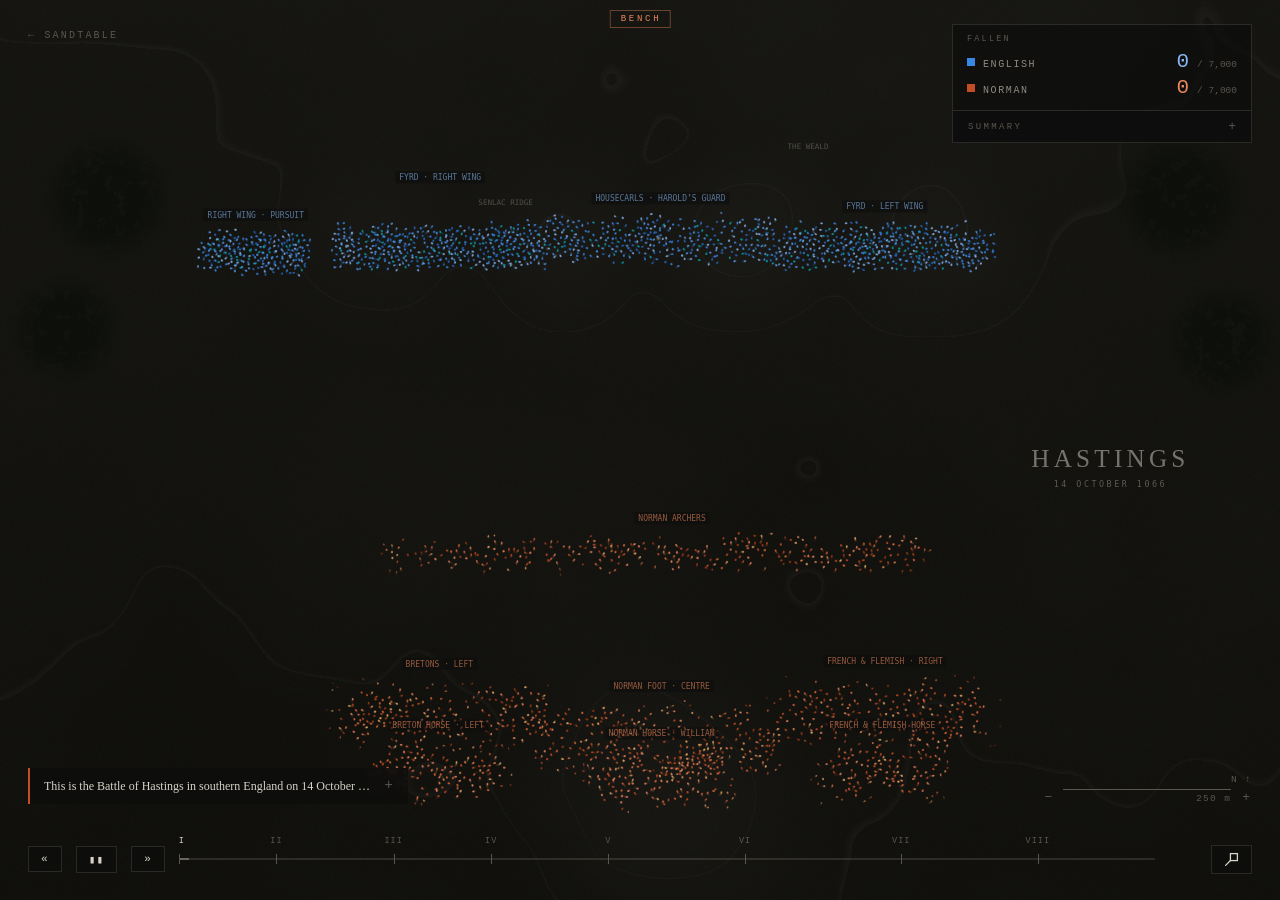
<file: hastings/index.html>
<!doctype html>
<html lang="en">
<head>
<meta charset="utf-8">
<meta name="viewport" content="width=device-width, initial-scale=1, viewport-fit=cover">
<title>Sandtable — Hastings, 1066</title>
<meta name="description" content="The Battle of Hastings, 14 October 1066, re-enacted from above — Harold's shield wall on Senlac ridge against William's three arms, with the honest numbers and the feigned-flight debate.">
<meta property="og:type" content="article">
<meta property="og:site_name" content="SANDTABLE">
<meta property="og:title" content="Sandtable — Hastings, 1066">
<meta property="og:description" content="The Battle of Hastings, 14 October 1066, re-enacted from above — Harold's shield wall on Senlac ridge against William's three arms, with the honest numbers and the feigned-flight debate.">
<meta property="og:url" content="https://sandtable.thrain.ai/hastings/">
<meta property="og:image" content="https://sandtable.thrain.ai/hastings/og.jpg">
<meta property="og:image:width" content="2400">
<meta property="og:image:height" content="1260">
<meta name="twitter:card" content="summary_large_image">
<meta name="twitter:image" content="https://sandtable.thrain.ai/hastings/og.jpg">
<link rel="icon" href="data:image/svg+xml,<svg xmlns='http://www.w3.org/2000/svg' viewBox='0 0 100 100'><text y='.9em' font-size='90'>⚔️</text></svg>">
<link rel="stylesheet" href="../style.css?v=5591be0">
</head>
<body>

<canvas id="field" aria-label="Animated top-down re-enactment of the Battle of Hastings"></canvas>

<div class="hud" id="masthead">
  <a class="crumb" href="../">&larr; Sandtable</a>
  <h1 class="sr-only">Hastings &mdash; 14 October 1066, Senlac ridge, Sussex</h1>
</div>

<div class="hud" id="scorestack">
  <div id="muster">
    <div class="mhead">Fallen</div>
    <div class="mrow a"><i></i><span>English</span><b id="fallenA">0</b><em>/ 7,000</em></div>
    <div class="mrow b"><i></i><span>Norman</span><b id="fallenB">0</b><em>/ 7,000</em></div>
  </div>
  <div id="aftermath">
    <div class="ahead"><span>Summary</span><button id="afttoggle" aria-label="Minimize summary">&minus;</button></div>
    <table class="tally">
      <tr><th></th><th>Strength</th><th>Killed (est.)</th></tr>
      <tr class="a"><td>English</td><td>~7,000</td><td><b>~4,000</b></td></tr>
      <tr class="b"><td>Norman</td><td>~7,000</td><td><b>~2,000</b></td></tr>
    </table>
    <div class="sources">Sources &middot; <a href="https://www.english-heritage.org.uk/visit/places/1066-battle-of-hastings-abbey-and-battlefield/history-and-stories/what-happened-battle-hastings/" target="_blank" rel="noopener">English Heritage</a> &middot; <a href="https://royalarmouries.org/education/learning-resources/norman-conquest" target="_blank" rel="noopener">Royal Armouries</a> &middot; <a href="https://www.medievalists.net/2024/10/hastings-unusual-battle/" target="_blank" rel="noopener">Morillo</a></div>
    <button id="replaybtn">&#8635; Replay</button>
  </div>
</div>

<div class="hud" id="narration">
  <p id="phasebody"></p>
  <div class="cite" id="phasecite"></div>
</div>

<div class="hud" id="compass">
  <div>N &uarr;</div>
  <div id="scalerow">
    <button id="zout" aria-label="Zoom out">&minus;</button>
    <div id="kmbar">1 km</div>
    <button id="zin" aria-label="Zoom in">+</button>
  </div>
</div>

<div class="hud" id="console">
  <button id="rwbtn" aria-label="Rewind">&#171;</button>
  <button id="playbtn" aria-label="Play or pause">&#9654;</button>
  <button id="ffbtn" aria-label="Fast forward">&#187;</button>
  <div id="timeline" role="slider" aria-label="Battle timeline" aria-valuemin="0" aria-valuemax="100" aria-valuenow="0" tabindex="0">
    <div class="rail"></div>
    <div class="fill" id="tlfill"></div>
  </div>
  <div id="clock">0:00</div>
  <button id="labelbtn" aria-label="Toggle unit labels" title="Labels (L)"><svg viewBox="0 0 14 14" aria-hidden="true"><path d="M1.5 12.5 L6 8"/><rect x="6" y="1.5" width="6.5" height="6.5"/></svg></button>
</div>

<script>
window.BATTLE = {
  field: { w: 1600, h: 900, kmUnits: 800 },      // ~2.0 km × 1.1 km of the Senlac slope
  scale: 5,                                       // 1 mote = 5 men
  tEnd: 100,
  hook: 'One arrow decided who would rule England.',
  sides: {
    a: { name: 'ENGLISH', total: 7000, pal: ['#256abf', '#3987e5', '#5598e7', '#86b6ef', '#0aa2a9'] },
    b: { name: 'NORMAN', total: 7000, pal: ['#a03d18', '#C14E24', '#d96a3a', '#e8875a', '#f0b06a'] },
  },
  /* Numbers are unrecorded and disputed. Medieval chronicles give hundreds of
     thousands; modern scholarship puts both armies near-equal at roughly
     5,000–7,000 (English Heritage) — we use 7,000 a side and say the range in
     the last phase. The English are all infantry (housecarls + fyrd, almost no
     archers); William fields the three arms — archers, heavy foot, mounted
     knights — with cavalry put at ~2,000. */
  terrain: {
    base: 0.07, rise: 0.14, noise: 0.08, floor: 0.02,
    blobs: [
      // the Senlac ridge — the defensive shelf the shield wall stands on
      { x: 480, y: 205, r: 150, h: 0.11 },
      { x: 700, y: 200, r: 150, h: 0.12 },
      { x: 920, y: 200, r: 150, h: 0.12 },
      { x: 1140, y: 205, r: 150, h: 0.11 },
      // Telham Hill, off to the south, where William formed up before dawn
      { x: 820, y: 872, r: 210, h: 0.16 },
    ],
    // woods screening the flanks of Harold's position, off the ridge shoulders
    woods: [
      { x: 165, y: 150, r: 92 },
      { x: 115, y: 305, r: 80 },
      { x: 1440, y: 150, r: 92 },
      { x: 1492, y: 320, r: 80 },
    ],
    names: [
      { t: 'SENLAC RIDGE', x: 640, y: 158 },
      { t: 'THE WEALD', x: 1000, y: 92 },
    ],
    // the site of Harold's standards, where the high altar of Battle Abbey
    // was later built
    marks: [{ x: 820, y: 196 }],
    title: { name: 'Hastings', sub: '14 October 1066', x: 1360, y: 470 },
  },
  /* keyframes: [t, cx, cy, angDeg, w, d, bow, scatter]. Angles (canvas, +y=south):
     0=E, 90=S, 180=W, 270=N. The English hold the ridge facing SOUTH (90); the
     Normans attack uphill from the south, facing NORTH (270). T=0..100 spans
     about 9am to dusk. */
  units: [
    /* ---- English (Harold), the shield wall along the ridge, facing south ---- */
    { id: 'hcarl', side: 'a', n: 320, kind: 'inf', label: 'HOUSECARLS · HAROLD’S GUARD',
      kf: [[0,820,200,90,280,48,0,7],[10,820,201,90,282,48,0,7],[22,820,203,90,284,50,0,7],
           [32,820,203,90,284,50,0,7],[44,820,204,90,284,50,0,7],[58,820,204,90,282,52,0,8],
           [74,820,205,90,280,52,0,9],[88,820,206,90,272,54,0,12],[100,820,208,90,260,56,0,16]],
      kill: [[10,0],[16,0.02],[32,0.05],[58,0.09],[80,0.18],[88,0.48],[95,0.72],[100,0.85]],
      melee: [[22,32,7],[74,96,8]] },
    { id: 'fyrdW', side: 'a', n: 430, kind: 'inf', label: 'FYRD · RIGHT WING',
      kf: [[0,560,208,90,250,44,0,7],[10,560,208,90,252,44,0,7],[22,560,210,90,254,46,0,7],
           [32,560,210,90,254,46,0,7],[44,560,210,90,254,46,0,7],[58,560,210,90,252,46,0,8],
           [74,560,210,90,250,46,0,9],[88,560,196,90,240,48,0,16],[100,520,-70,90,262,54,0,28]],
      kill: [[22,0],[32,0.05],[58,0.1],[80,0.16],[92,0.3],[100,0.38]],
      melee: [[22,32,7],[74,96,7]] },
    { id: 'fyrdE', side: 'a', n: 420, kind: 'inf', label: 'FYRD · LEFT WING',
      kf: [[0,1090,208,90,255,44,0,7],[10,1090,208,90,257,44,0,7],[22,1090,210,90,259,46,0,7],
           [32,1090,210,90,259,46,0,7],[44,1090,210,90,259,46,0,7],[58,1090,210,90,257,46,0,8],
           [74,1090,210,90,255,46,0,9],[88,1090,196,90,246,48,0,16],[100,1130,-70,90,266,54,0,28]],
      kill: [[22,0],[32,0.05],[58,0.1],[80,0.16],[92,0.3],[100,0.38]],
      melee: [[22,32,7],[74,96,7]] },
    /* part of the English right cannot hold when the Bretons flee, chases them
       off the ridge, and is cut off and ridden down in the low ground */
    { id: 'wingR', side: 'a', n: 230, kind: 'inf', label: 'RIGHT WING · PURSUIT',
      kf: [[0,340,216,90,120,40,0,8],[10,340,217,90,122,40,0,8],[22,336,224,90,122,42,0,9],
           [32,300,380,90,128,46,0,12],[44,275,530,90,132,52,0,18],[58,285,560,90,120,52,0,24],
           [74,295,565,90,104,50,0,26],[88,298,565,90,96,48,0,26],[100,300,565,90,90,48,0,26]],
      kill: [[28,0],[38,0.12],[44,0.5],[50,0.82],[58,0.9],[100,0.9]],
      melee: [[38,58,9]] },

    /* ---- Norman (William), three arms, deployed south, attacking north ---- */
    /* the archers form the front skirmish line: advance to bowshot, fall back
       through the infantry, then return late for the arcing storm */
    { id: 'arch', side: 'b', n: 300, kind: 'inf', label: 'NORMAN ARCHERS',
      kf: [[0,820,575,270,640,26,0,10],[10,820,330,270,660,26,0,10],[22,820,470,270,640,28,0,12],
           [32,820,510,270,620,28,0,12],[44,820,510,270,620,28,0,12],[58,820,500,270,620,28,0,12],
           [74,820,360,270,640,28,0,12],[88,820,330,270,650,28,0,12],[100,820,300,270,640,30,0,12]],
      kill: [[16,0],[58,0.04],[100,0.1]],
      melee: [] },
    { id: 'binf', side: 'b', n: 220, kind: 'inf', label: 'BRETONS · LEFT',
      kf: [[0,560,765,270,254,66,0,12],[10,560,690,270,258,64,0,10],[22,560,290,270,264,60,0,10],
           [32,560,470,270,258,62,0,14],[44,560,540,270,254,64,0,16],[58,560,420,270,258,62,0,12],
           [74,560,320,270,260,60,0,10],[88,560,280,270,258,58,0,10],[100,560,224,270,254,58,0,10]],
      kill: [[22,0],[32,0.18],[58,0.27],[88,0.35],[100,0.4]],
      melee: [[22,32,6],[74,96,7]] },
    { id: 'ninf', side: 'b', n: 260, kind: 'inf', label: 'NORMAN FOOT · CENTRE',
      kf: [[0,820,795,270,290,68,0,12],[10,820,720,270,294,66,0,10],[22,820,280,270,298,62,0,10],
           [32,820,410,270,294,64,0,12],[44,820,420,270,292,64,0,12],[58,820,360,270,294,62,0,10],
           [74,820,318,270,296,60,0,10],[88,820,290,270,294,58,0,10],[100,820,246,270,290,58,0,10]],
      kill: [[22,0],[32,0.12],[58,0.22],[88,0.3],[100,0.32]],
      melee: [[22,32,6],[74,96,7]] },
    { id: 'finf', side: 'b', n: 220, kind: 'inf', label: 'FRENCH & FLEMISH · RIGHT',
      kf: [[0,1090,765,270,258,66,0,12],[10,1090,690,270,262,64,0,10],[22,1090,290,270,266,60,0,10],
           [32,1090,415,270,262,62,0,12],[44,1090,420,270,260,62,0,12],[58,1090,360,270,262,60,0,10],
           [74,1090,320,270,264,58,0,10],[88,1090,282,270,262,56,0,10],[100,1090,224,270,258,56,0,10]],
      kill: [[22,0],[32,0.12],[58,0.22],[88,0.3],[100,0.32]],
      melee: [[22,32,6],[74,96,7]] },
    /* the Breton horse: charge repulsed, then the real flight down the west
       slope that begins the crisis, rallied and brought back later */
    { id: 'bcav', side: 'b', n: 130, kind: 'cav', label: 'BRETON HORSE · LEFT',
      kf: [[0,560,835,270,150,54,0,14],[10,560,755,270,150,54,0,12],[22,560,360,270,156,52,0,12],
           [32,470,560,270,150,54,0,22],[44,420,665,270,150,56,0,26],[58,530,560,270,152,54,0,16],
           [74,560,465,270,152,52,0,14],[88,560,390,270,150,52,0,12],[100,560,330,270,150,52,0,12]],
      kill: [[18,0],[26,0.1],[36,0.35],[58,0.4],[100,0.42]],
      melee: [[22,26,10]] },
    /* William's mounted knights: charge, recoil under the death-rumour, then
       wheel west to cut off the English pursuers, and lead the feigned flights */
    { id: 'ncav', side: 'b', n: 150, kind: 'cav', label: 'NORMAN HORSE · WILLIAM',
      kf: [[0,820,845,270,170,58,0,14],[10,820,755,270,170,56,0,12],[22,820,420,270,176,54,0,12],
           [32,820,545,270,172,56,0,16],[44,320,535,200,176,56,0,18],[58,620,490,290,176,54,0,16],
           [74,820,465,270,174,54,0,12],[88,820,380,270,172,54,0,12],[100,820,320,270,170,54,0,12]],
      kill: [[38,0],[50,0.08],[74,0.16],[100,0.22]],
      melee: [[22,26,10],[44,58,11]] },
    { id: 'fcav', side: 'b', n: 120, kind: 'cav', label: 'FRENCH & FLEMISH HORSE',
      kf: [[0,1090,835,270,150,56,0,14],[10,1090,755,270,150,54,0,12],[22,1090,420,270,154,52,0,12],
           [32,1090,545,270,152,54,0,14],[44,1090,560,270,150,54,0,14],[58,1180,660,270,152,54,0,20],
           [74,1090,465,270,152,52,0,14],[88,1090,380,270,150,52,0,12],[100,1090,320,270,150,52,0,12]],
      kill: [[26,0],[58,0.12],[88,0.24],[100,0.28]],
      melee: [[22,26,10],[74,88,9]] },
  ],
  /* Norman arrows against the shield wall — one tracer stands for many shafts.
     The English hurl javelins and axes at close quarters (few English bowmen). */
  volleys: [
    { from: 'arch', to: 'hcarl', t0: 10, t1: 16, rate: 42, kind: 'arrow' },
    { from: 'arch', to: 'fyrdW', t0: 10, t1: 16, rate: 24, kind: 'arrow' },
    { from: 'hcarl', to: 'ninf', t0: 22, t1: 28, rate: 12, kind: 'javelin' },
    { from: 'arch', to: 'hcarl', t0: 80, t1: 92, rate: 44, kind: 'arrow' },
    { from: 'arch', to: 'fyrdE', t0: 80, t1: 92, rate: 26, kind: 'arrow' },
  ],
  phases: [
    { t: 0, body: 'This is the Battle of Hastings in southern England on 14 October 1066, where William of Normandy has landed to take the English crown and Harold blocks his road inland. Harold packs his army into a dense shield wall along the crest of Senlac ridge.',
      cite: '— English Heritage · Morillo, Hastings: An Unusual Battle' },
    { t: 10, body: 'At about 9 in the morning William sends his archers up the slope first, and they shoot volley after volley into the shields. But shooting uphill does little harm, and with almost no English bowmen to answer them, there are few spent arrows to gather and shoot back.',
      cite: '— English Heritage · Royal Armouries' },
    { t: 22, body: 'Behind the arrows the Norman foot climbs into contact and hacks at the wall, while the housecarls, Harold’s professional guard, answer with two handed war axes that split shield and mail alike. The first assault is thrown back down the hill.',
      cite: '— Royal Armouries · English Heritage' },
    { t: 32, body: 'On the Norman left the Bretons break and stream back down the slope in real panic, and part of the English right chases them off the ridge into the open ground. At the same moment a rumour races through the army that William himself has been killed.',
      cite: '— English Heritage · Morillo' },
    { t: 44, body: 'William pushes back his helmet to show his face and rallies the wavering line. Then he wheels his knights across the slope onto the pursuit caught in the low ground below the wall, and the Englishmen who left the ridge are cut down where they stand.',
      cite: '— English Heritage · Morillo' },
    { t: 58, body: 'Having watched a real flight lure men to their deaths, the Normans now fake retreat on purpose, at least twice turning tail to draw small groups down off the ridge before wheeling back to destroy them. Each trick thins the shield wall a little more.',
      cite: '— Morillo, Hastings: An Unusual Battle' },
    { t: 74, body: 'Through the long afternoon William works his three arms together, sending the archers to shoot high so the arrows fall behind the shields while his foot and horsemen keep pressing. The ridge that has held all day slowly begins to give way at the top.',
      cite: '— English Heritage' },
    { t: 88, body: 'Late in the day Harold is cut down near his standards, and the earliest sources do not agree whether it was the famous arrow in the eye or Norman knights. His leaderless wall dissolves into the woods behind, and within weeks William holds the crown of England.',
      cite: '— English Heritage · Morillo · Marren, 1066' },
  ],
};
</script>
<script src="../engine.js?v=5591be0"></script>
</body>
</html>
</file>
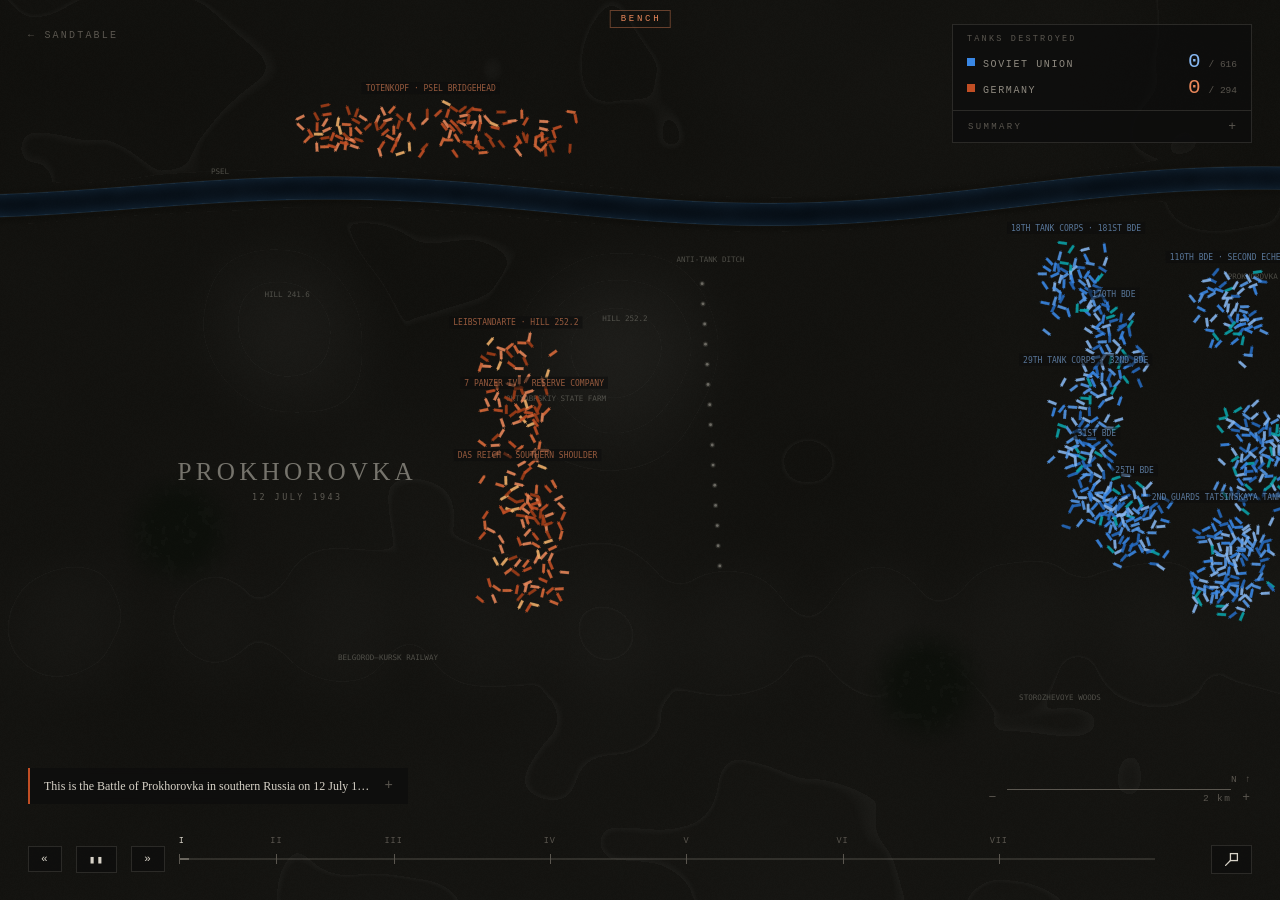
<file: kursk/index.html>
<!doctype html>
<html lang="en">
<head>
<meta charset="utf-8">
<meta name="viewport" content="width=device-width, initial-scale=1, viewport-fit=cover">
<title>Sandtable — Prokhorovka, 1943</title>
<meta name="description" content="Prokhorovka, 12 July 1943, re-enacted from above — one glyph is one tank, and the count is the revised count, not the legend.">
<meta property="og:type" content="article">
<meta property="og:site_name" content="SANDTABLE">
<meta property="og:title" content="Sandtable — Prokhorovka, 1943">
<meta property="og:description" content="Prokhorovka, 12 July 1943, re-enacted from above — one glyph is one tank, and the count is the revised count, not the legend.">
<meta property="og:url" content="https://sandtable.thrain.ai/kursk/">
<meta property="og:image" content="https://sandtable.thrain.ai/kursk/og.jpg">
<meta property="og:image:width" content="2400">
<meta property="og:image:height" content="1260">
<meta name="twitter:card" content="summary_large_image">
<meta name="twitter:image" content="https://sandtable.thrain.ai/kursk/og.jpg">
<link rel="icon" href="data:image/svg+xml,<svg xmlns='http://www.w3.org/2000/svg' viewBox='0 0 100 100'><text y='.9em' font-size='90'>⚔️</text></svg>">
<link rel="stylesheet" href="../style.css?v=5591be0">
</head>
<body>

<canvas id="field" aria-label="Animated top-down re-enactment of the tank battle at Prokhorovka"></canvas>

<div class="hud" id="masthead">
  <a class="crumb" href="../">&larr; Sandtable</a>
  <h1 class="sr-only">Prokhorovka &mdash; 12 July 1943, Kursk salient</h1>
</div>

<div class="hud" id="scorestack">
  <div id="muster">
    <div class="mhead">Tanks destroyed</div>
    <div class="mrow a"><i></i><span>Soviet Union</span><b id="fallenA">0</b><em>/ 616</em></div>
    <div class="mrow b"><i></i><span>Germany</span><b id="fallenB">0</b><em>/ 294</em></div>
  </div>
  <div id="aftermath">
    <div class="ahead"><span>Summary</span><button id="afttoggle" aria-label="Minimize summary">&minus;</button></div>
    <table class="tally">
      <tr><th></th><th>Knocked out</th><th>Beyond repair</th><th>Men</th></tr>
      <tr class="a"><td>Soviet Union</td><td>359</td><td><b>207</b></td><td>~3,563</td></tr>
      <tr class="b"><td>Germany</td><td>193</td><td><b>20</b></td><td>&mdash;</td></tr>
    </table>
    <div class="sources">Sources &middot; <a href="https://tankmuseum.org/prokhorovka-myth-largest-tank-battle/" target="_blank" rel="noopener">The Tank Museum</a> &middot; <a href="https://www.tandfonline.com/doi/full/10.1080/16161262.2019.1606545" target="_blank" rel="noopener">Wheatley 2019</a> &middot; <a href="https://archive.org/details/demolishingmytht0000zamu" target="_blank" rel="noopener">Zamulin</a></div>
    <button id="replaybtn">&#8635; Replay</button>
  </div>
</div>

<div class="hud" id="narration">
  <p id="phasebody"></p>
  <div class="cite" id="phasecite"></div>
</div>

<div class="hud" id="compass">
  <div>N &uarr;</div>
  <div id="scalerow">
    <button id="zout" aria-label="Zoom out">&minus;</button>
    <div id="kmbar">1 km</div>
    <button id="zin" aria-label="Zoom in">+</button>
  </div>
</div>

<div class="hud" id="console">
  <button id="rwbtn" aria-label="Rewind">&#171;</button>
  <button id="playbtn" aria-label="Play or pause">&#9654;</button>
  <button id="ffbtn" aria-label="Fast forward">&#187;</button>
  <div id="timeline" role="slider" aria-label="Battle timeline" aria-valuemin="0" aria-valuemax="100" aria-valuenow="0" tabindex="0">
    <div class="rail"></div>
    <div class="fill" id="tlfill"></div>
  </div>
  <div id="clock">0:00</div>
  <button id="labelbtn" aria-label="Toggle unit labels" title="Labels (L)"><svg viewBox="0 0 14 14" aria-hidden="true"><path d="M1.5 12.5 L6 8"/><rect x="6" y="1.5" width="6.5" height="6.5"/></svg></button>
</div>

<script>
window.BATTLE = {
  field: { w: 1600, h: 900, kmUnits: 133.33 },   // ~12 km × 6.75 km of the Psel corridor
  scale: 1,                                      // one glyph = one tank
  tEnd: 100,
  hook: 'The Soviets lost 359 tanks and won anyway.',
  sides: {
    a: { name: 'SOVIET UNION', total: 616, pal: ['#256abf', '#3987e5', '#5598e7', '#86b6ef', '#0aa2a9'] },
    b: { name: 'GERMANY', total: 294, pal: ['#a03d18', '#C14E24', '#d96a3a', '#e8875a', '#f0b06a'] },
  },
  terrain: {
    base: 0.16, rise: -0.05, noise: 0.09, floor: 0.03,
    blobs: [
      { x: 770, y: 330, r: 165, h: 0.30 },       // Hill 252.2
      { x: 380, y: 300, r: 145, h: 0.24 },       // Hill 241.6
      // the Belgorod–Kursk railway embankment: a low linear ridge closing
      // the corridor from the south
      { x: 120, y: 655, r: 115, h: 0.10 },
      { x: 280, y: 655, r: 115, h: 0.10 },
      { x: 440, y: 655, r: 115, h: 0.10 },
      { x: 600, y: 655, r: 115, h: 0.10 },
      { x: 760, y: 655, r: 115, h: 0.10 },
      { x: 920, y: 655, r: 115, h: 0.10 },
      { x: 1080, y: 655, r: 115, h: 0.10 },
      { x: 1240, y: 655, r: 115, h: 0.10 },
      { x: 1400, y: 655, r: 115, h: 0.10 },
      { x: 1560, y: 655, r: 115, h: 0.10 },
    ],
    river: { base: 145, halfW: 13 },             // the Psel, closing the corridor from the north
    woods: [
      { x: 1140, y: 730, r: 82 },                // Storozhevoye woods
      { x: 250, y: 545, r: 80 },
    ],
    names: [
      { t: 'PSEL', x: 300, y: 122 },
      { t: 'HILL 241.6', x: 380, y: 268 },
      { t: 'HILL 252.2', x: 782, y: 296 },
      { t: 'OKTYABRSKIY STATE FARM', x: 700, y: 392 },
      { t: 'ANTI-TANK DITCH', x: 884, y: 226 },
      { t: 'STOROZHEVOYE WOODS', x: 1300, y: 748 },
      { t: 'BELGOROD–KURSK RAILWAY', x: 500, y: 700 },
      { t: 'PROKHOROVKA →', x: 1570, y: 246, align: 'right' },
    ],
    // the Soviets' own anti-tank ditch, dug across the corridor — the 29th
    // Tank Corps charged into it
    marks: [
      { x: 872, y: 250 }, { x: 873, y: 274 }, { x: 875, y: 298 }, { x: 876, y: 322 },
      { x: 878, y: 346 }, { x: 879, y: 370 }, { x: 881, y: 394 }, { x: 882, y: 418 },
      { x: 884, y: 442 }, { x: 885, y: 466 }, { x: 887, y: 490 }, { x: 888, y: 514 },
      { x: 890, y: 538 }, { x: 891, y: 562 }, { x: 893, y: 586 },
    ],
    title: { name: 'Prokhorovka', sub: '12 July 1943', x: 392, y: 486 },
  },
  /* One glyph = one tank. Strengths are the revised, narrow-definition
     counts for the Prokhorovka field itself: 616 Soviet against 294 German
     (Tank Museum / Zamulin), not the 800-v-700 of the legend. The Soviet
     5th Guards Tank Army attacks WEST out of Prokhorovka down a corridor
     barely 3 km wide, pinched between the Psel and the railway embankment.
     T=100 ≈ 06:30–18:00, 12 July. Angles: 0=E, 90=S, 180=W, 270=N. */
  units: [
    /* ---- Soviet 5th Guards Tank Army (Rotmistrov), attacking west ---- */
    { id: 't181', side: 'a', n: 65, kind: 'tank', label: '18TH TANK CORPS · 181ST BDE',
      kf: [[0,1318,255,180,86,58,0,14],[10,1276,256,180,92,62,0,12],[22,1122,260,180,98,68,6,12],
           [38,982,264,180,102,64,8,14],[52,904,268,180,106,60,6,18],[68,876,270,180,108,58,0,20],
           [84,906,272,180,108,56,-4,22],[100,932,274,180,108,56,-4,22]],
      kill: [[26,0],[40,0.09],[56,0.24],[72,0.31],[86,0.33]],
      melee: [[38,74,7]] },
    { id: 't170', side: 'a', n: 60, kind: 'tank', label: '170TH BDE',
      kf: [[0,1362,330,180,82,56,0,14],[10,1320,331,180,88,60,0,12],[22,1170,334,180,94,66,6,12],
           [38,1030,338,180,98,62,8,14],[52,948,342,180,102,58,6,18],[68,918,344,180,104,56,0,20],
           [84,948,346,180,104,54,-4,22],[100,974,348,180,104,54,-4,22]],
      kill: [[28,0],[42,0.08],[58,0.22],[74,0.28],[88,0.30]],
      melee: [[40,76,7]] },
    { id: 't110', side: 'a', n: 62, kind: 'tank', label: '110TH BDE · SECOND ECHELON',
      kf: [[0,1502,286,180,88,60,0,16],[10,1470,287,180,92,64,0,14],[22,1348,290,180,98,68,4,13],
           [38,1188,293,180,102,66,6,14],[52,1052,296,180,106,62,6,18],[68,988,298,180,108,58,0,20],
           [84,1012,300,180,108,56,-4,22],[100,1036,302,180,108,56,-4,22]],
      kill: [[32,0],[46,0.07],[60,0.23],[76,0.30],[88,0.32]],
      melee: [[52,80,7]] },
    /* the 29th Tank Corps takes the shortest road to Hill 252.2 — and the
       anti-tank ditch is on it. deathOrder 'front' eats the leading edge. */
    { id: 't32', side: 'a', n: 63, kind: 'tank', deathOrder: 'front', label: '29TH TANK CORPS · 32ND BDE',
      kf: [[0,1330,415,180,88,60,0,14],[10,1288,416,180,94,64,0,12],[22,1118,419,180,100,70,8,12],
           [38,952,422,180,104,66,10,14],[52,880,425,180,110,60,6,18],[68,894,427,180,114,58,0,20],
           [84,932,429,180,114,56,-4,22],[100,964,430,180,114,56,-4,22]],
      kill: [[26,0],[38,0.10],[52,0.36],[68,0.44],[84,0.46]],
      melee: [[34,72,9]] },
    { id: 't31', side: 'a', n: 67, kind: 'tank', deathOrder: 'front', label: '31ST BDE',
      kf: [[0,1345,495,180,86,62,0,14],[10,1302,496,180,92,66,0,12],[22,1130,499,180,100,72,8,12],
           [38,962,502,180,104,66,10,14],[52,886,505,180,110,60,6,18],[68,900,507,180,114,58,0,20],
           [84,938,509,180,114,56,-4,22],[100,970,510,180,114,56,-4,22]],
      kill: [[26,0],[38,0.11],[52,0.38],[68,0.46],[84,0.48]],
      melee: [[34,72,9]] },
    { id: 't25', side: 'a', n: 69, kind: 'tank', label: '25TH BDE',
      kf: [[0,1392,540,180,84,62,0,14],[10,1352,541,180,90,68,0,12],[22,1206,544,180,96,72,6,12],
           [38,1098,547,180,100,68,8,14],[52,1038,549,180,104,64,6,18],[68,1022,551,180,106,60,0,20],
           [84,1048,552,180,106,58,-4,22],[100,1070,553,180,106,58,-4,22]],
      kill: [[28,0],[40,0.08],[56,0.26],[72,0.34],[86,0.36]],
      melee: [[42,78,8]] },
    { id: '5gm', side: 'a', n: 110, kind: 'tank', label: '5TH GUARDS MECHANISED CORPS',
      kf: [[0,1540,455,180,104,72,0,18],[10,1520,456,180,108,74,0,16],[22,1430,458,180,112,78,4,15],
           [38,1288,460,180,116,76,4,15],[52,1130,462,180,120,72,4,18],[68,1042,464,180,122,68,0,20],
           [84,1062,466,180,122,66,-4,22],[100,1082,467,180,122,66,-4,22]],
      kill: [[36,0],[52,0.07],[68,0.21],[82,0.27],[92,0.29]],
      melee: [[60,84,7]] },
    { id: '2gt', side: 'a', n: 120, kind: 'tank', label: '2ND GUARDS TATSINSKAYA TANK CORPS',
      kf: [[0,1508,588,180,100,74,0,18],[10,1478,588,180,106,76,0,16],[22,1360,590,180,112,80,4,15],
           [38,1236,592,180,116,76,6,15],[52,1150,594,180,120,72,4,18],[68,1120,595,180,122,68,0,20],
           [84,1146,596,180,122,66,-4,22],[100,1168,597,180,122,66,-4,22]],
      kill: [[30,0],[46,0.06],[62,0.18],[78,0.23],[90,0.25]],
      melee: [[48,82,8]] },

    /* ---- German II SS-Panzerkorps (Hausser), holding east ---- */
    /* the reserve company west of Hill 252.2: seven Panzer IVs that met the
       leading Soviet wave head-on. Seven glyphs, and you can count them. */
    { id: 'lah7', side: 'b', n: 7, kind: 'tank', label: '7 PANZER IV · RESERVE COMPANY',
      kf: [[0,676,418,0,34,26,0,6],[10,690,418,0,34,26,0,6],[22,724,418,0,38,28,0,7],
           [38,762,419,0,40,28,0,8],[52,796,420,0,42,28,0,9],[68,822,420,0,42,28,0,9],
           [84,846,421,0,42,28,0,9],[92,858,421,0,42,28,0,9],
           [100,788,420,0,40,28,0,8]],
      kill: [[28,0],[40,0.14],[60,0.29]],
      melee: [[30,66,9]] },
    { id: 'lah', side: 'b', n: 70, kind: 'tank', label: 'LEIBSTANDARTE · HILL 252.2',
      kf: [[0,650,400,0,150,72,0,14],[10,664,401,0,152,72,0,13],[22,700,403,0,156,74,0,13],
           [38,742,405,0,160,74,0,14],[52,790,407,0,164,72,0,16],[68,824,408,0,166,70,0,17],
           [84,856,409,0,166,70,0,17],[92,876,409,0,166,70,0,17],
           [100,796,411,0,164,72,0,16]],
      kill: [[30,0],[48,0.06],[70,0.10]],
      melee: [[30,72,9]] },
    { id: 'dr', side: 'b', n: 95, kind: 'tank', label: 'DAS REICH · SOUTHERN SHOULDER',
      kf: [[0,660,560,0,150,80,0,16],[10,674,560,0,152,80,0,15],[22,716,561,0,156,82,0,15],
           [38,772,562,0,160,80,0,16],[52,830,563,0,162,78,0,17],[68,878,564,0,164,76,0,18],
           [84,916,565,0,164,74,0,18],[92,936,565,0,164,74,0,18],
           [100,896,564,0,162,74,0,17]],
      kill: [[34,0],[54,0.035],[76,0.063]],
      melee: [[44,80,8]] },
    /* Totenkopf is north of the Psel, in the bridgehead, attacking away from
       the corridor — which is why it barely appears in the tank field's story */
    { id: 'tk', side: 'b', n: 122, kind: 'tank', label: 'TOTENKOPF · PSEL BRIDGEHEAD',
      kf: [[0,560,70,270,330,50,0,10],[10,566,68,270,334,50,0,10],[22,584,66,270,338,50,0,11],
           [38,610,64,270,342,50,0,11],[52,634,63,270,344,48,0,12],[68,654,62,270,346,48,0,12],
           [84,668,62,270,346,48,0,12],[100,678,62,270,346,48,0,12]],
      kill: [[32,0],[52,0.024],[74,0.041]],
      melee: [[46,76,6]] },
  ],
  /* Tank gunnery is flat and fast: 'shot'. One tracer stands for many rounds. */
  volleys: [
    { from: 'lah7', to: 't32', t0: 28, t1: 44, rate: 9, kind: 'shot' },
    { from: 'lah', to: 't32', t0: 30, t1: 60, rate: 14, kind: 'shot' },
    { from: 'lah', to: 't31', t0: 30, t1: 60, rate: 14, kind: 'shot' },
    { from: 'lah', to: 't170', t0: 44, t1: 72, rate: 8, kind: 'shot' },
    { from: 't32', to: 'lah', t0: 32, t1: 62, rate: 11, kind: 'shot' },
    { from: 't31', to: 'lah', t0: 32, t1: 62, rate: 11, kind: 'shot' },
    { from: 't181', to: 'lah', t0: 40, t1: 70, rate: 7, kind: 'shot' },
    { from: 'dr', to: 't25', t0: 40, t1: 74, rate: 12, kind: 'shot' },
    { from: 'dr', to: '2gt', t0: 48, t1: 86, rate: 10, kind: 'shot' },
    { from: 't25', to: 'dr', t0: 42, t1: 76, rate: 9, kind: 'shot' },
    { from: '2gt', to: 'dr', t0: 50, t1: 86, rate: 8, kind: 'shot' },
    { from: 'tk', to: 't181', t0: 34, t1: 72, rate: 7, kind: 'shot' },
    { from: 't181', to: 'tk', t0: 36, t1: 72, rate: 5, kind: 'shot' },
    { from: 'lah', to: '5gm', t0: 62, t1: 90, rate: 9, kind: 'shot' },
    { from: '5gm', to: 'lah', t0: 64, t1: 90, rate: 7, kind: 'shot' },
  ],
  phases: [
    { t: 0, body: 'This is the Battle of Prokhorovka in southern Russia on 12 July 1943, the great tank clash of the Kursk campaign. Between the Psel river and the railway the ground narrows to barely 3 kilometres, and Hausser’s SS armoured corps stands directly in the path of a whole Soviet tank army.',
      cite: '— Zamulin, Demolishing the Myth' },
    { t: 10, body: 'Rotmistrov has moved his tank army up in the night, and after a short bombardment some 600 Soviet tanks are ordered forward into the corridor at once. It is a headlong charge rather than a manoeuvre, aimed straight at the German line.',
      cite: '— Zamulin · Frieser, Germany and the Second World War VIII' },
    { t: 22, body: 'The 29th Tank Corps comes over the crest of Hill 252.2 at full speed and pours down the forward slope, where a single German reserve company of 7 Panzer IVs stands waiting. Its crews begin killing T-34s as fast as they can load.',
      cite: '— Frieser · Wheatley, Journal of Intelligence History' },
    { t: 38, body: 'At the bottom of the slope the charge runs into a 6 metre deep anti-tank ditch the Soviets had dug themselves and never marked on their own maps. The 31st and 32nd Brigades pile into it under fire, tank upon tank, while the German gunners keep working.',
      cite: '— Wheatley, A visual examination of the battle of Prokhorovka' },
    { t: 52, body: 'Hill 252.2 and the Oktyabrskiy farm change hands all morning as the 18th Tank Corps presses along the river to turn the German flank. But Totenkopf’s bridgehead across the Psel holds firm, and the corridor stays shut.',
      cite: '— Zamulin, Demolishing the Myth' },
    { t: 68, body: 'On the southern shoulder Das Reich holds its ground against the Tatsinskaya Corps, and around Hill 241.6 the heavy Tigers duel at ranges the T-34s cannot answer. Nowhere on this field does the Soviet weight of numbers find room to count.',
      cite: '— Wheatley · Zamulin' },
    { t: 84, body: 'By evening the attack is spent, with 359 Soviet tanks knocked out against about 20 German losses, yet the corridor never opens. Within days the whole German offensive is called off, which is why a shattered charge is remembered as a Soviet victory.',
      cite: '— The Tank Museum · Frieser · Zamulin' },
  ],
};
</script>
<script src="../engine.js?v=5591be0"></script>
</body>
</html>
</file>
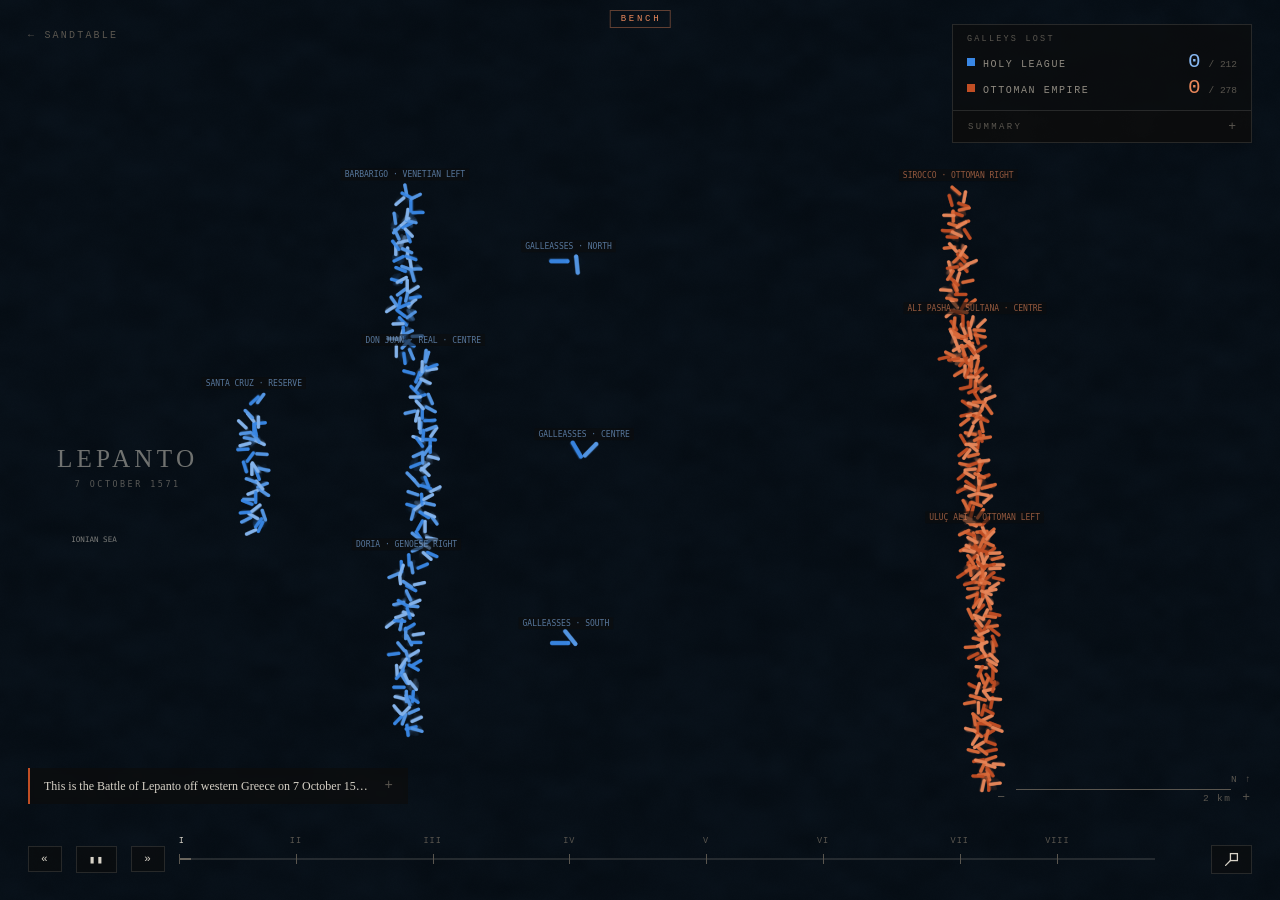
<file: lepanto/index.html>
<!doctype html>
<html lang="en">
<head>
<meta charset="utf-8">
<meta name="viewport" content="width=device-width, initial-scale=1, viewport-fit=cover">
<title>Sandtable — Lepanto, 1571</title>
<meta name="description" content="The Battle of Lepanto re-enacted from above — the last great galley action, two oar-driven lines meeting prow to prow at the mouth of the Gulf of Patras, every hull a ship.">
<meta property="og:type" content="article">
<meta property="og:site_name" content="SANDTABLE">
<meta property="og:title" content="Sandtable — Lepanto, 1571">
<meta property="og:description" content="The Battle of Lepanto re-enacted from above — the last great galley action, two oar-driven lines meeting prow to prow at the mouth of the Gulf of Patras, every hull a ship.">
<meta property="og:url" content="https://sandtable.thrain.ai/lepanto/">
<meta property="og:image" content="https://sandtable.thrain.ai/lepanto/og.jpg">
<meta property="og:image:width" content="2400">
<meta property="og:image:height" content="1260">
<meta name="twitter:card" content="summary_large_image">
<meta name="twitter:image" content="https://sandtable.thrain.ai/lepanto/og.jpg">
<link rel="icon" href="data:image/svg+xml,<svg xmlns='http://www.w3.org/2000/svg' viewBox='0 0 100 100'><text y='.9em' font-size='90'>⚔️</text></svg>">
<link rel="stylesheet" href="../style.css?v=5591be0">
</head>
<body>

<canvas id="field" aria-label="Animated top-down re-enactment of the Battle of Lepanto"></canvas>

<div class="hud" id="masthead">
  <a class="crumb" href="../">&larr; Sandtable</a>
  <h1 class="sr-only">Lepanto &mdash; 7 October 1571, mouth of the Gulf of Patras</h1>
</div>

<div class="hud" id="scorestack">
  <div id="muster">
    <div class="mhead">Galleys lost</div>
    <div class="mrow a"><i></i><span>Holy League</span><b id="fallenA">0</b><em>/ 212</em></div>
    <div class="mrow b"><i></i><span>Ottoman Empire</span><b id="fallenB">0</b><em>/ 278</em></div>
  </div>
  <div id="aftermath">
    <div class="ahead"><span>Summary</span><button id="afttoggle" aria-label="Minimize summary">&minus;</button></div>
    <table class="tally">
      <tr><th></th><th>Dead &amp; captured</th><th>Galleys lost</th></tr>
      <tr class="a"><td>Holy League</td><td>~7,500</td><td><b>15</b></td></tr>
      <tr class="b"><td>Ottoman Empire</td><td>~28,000</td><td><b>230</b></td></tr>
    </table>
    <div class="sources">Sources &middot; <a href="https://www.rmg.co.uk/collections/objects/rmgc-object-11753" target="_blank" rel="noopener">Royal Museums Greenwich</a> &middot; <a href="https://www.britannica.com/event/Battle-of-Lepanto" target="_blank" rel="noopener">Britannica</a> &middot; <a href="https://www.historytoday.com/archive/head-head/how-important-was-battle-lepanto" target="_blank" rel="noopener">History Today</a> &middot; coastline &copy; <a href="https://www.openstreetmap.org/copyright" target="_blank" rel="noopener">OpenStreetMap</a></div>
    <button id="replaybtn">&#8635; Replay</button>
  </div>
</div>

<div class="hud" id="narration">
  <p id="phasebody"></p>
  <div class="cite" id="phasecite"></div>
</div>

<div class="hud" id="compass">
  <div>N &uarr;</div>
  <div id="scalerow">
    <button id="zout" aria-label="Zoom out">&minus;</button>
    <div id="kmbar">1 km</div>
    <button id="zin" aria-label="Zoom in">+</button>
  </div>
</div>

<div class="hud" id="console">
  <button id="rwbtn" aria-label="Rewind">&#171;</button>
  <button id="playbtn" aria-label="Play or pause">&#9654;</button>
  <button id="ffbtn" aria-label="Fast forward">&#187;</button>
  <div id="timeline" role="slider" aria-label="Battle timeline" aria-valuemin="0" aria-valuemax="100" aria-valuenow="0" tabindex="0">
    <div class="rail"></div>
    <div class="fill" id="tlfill"></div>
  </div>
  <div id="clock">0:00</div>
  <button id="labelbtn" aria-label="Toggle unit labels" title="Labels (L)"><svg viewBox="0 0 14 14" aria-hidden="true"><path d="M1.5 12.5 L6 8"/><rect x="6" y="1.5" width="6.5" height="6.5"/></svg></button>
</div>

<script>
window.BATTLE = {
  field: { w: 1600, h: 900, kmUnits: 128 },   // ~12.5 km × 7 km of the gulf mouth
  scale: 1,                                    // one hull = one galley
  tEnd: 100,
  hook: 'The Ottoman fleet died and 12,000 slaves went free.',
  sides: {
    a: { name: 'HOLY LEAGUE', total: 212, pal: ['#256abf', '#3987e5', '#5598e7', '#86b6ef', '#0aa2a9'] },
    b: { name: 'OTTOMAN EMPIRE', total: 278, pal: ['#a03d18', '#C14E24', '#d96a3a', '#e8875a', '#f0b06a'] },
  },
  terrain: {
    /* the REAL Gulf of Patras mouth: terrain.coast carries the actual
       OSM shoreline (tools/fetch-coast.mjs, anchor 38.25N 21.19E at
       field centre, 128 u/km) — the Aetolian shore and Missolonghi
       lagoons north, open water where the fleets met. Blobs are only
       the submerged Acheloos shoals now; the polygons own the land. */
    base: -0.24, rise: 0, noise: 0.05,
    blobs: [
      // the inshore shoals off the Acheloos delta where the Venetians
      // pinned the Ottoman right — submerged, surf breaks, ships float
      { x: 760, y: 60, r: 42, h: 0.212, flat: 0.4 },
      { x: 830, y: 85, r: 34, h: 0.216, flat: 0.4 },
    ],
    river: null,
coast: { land: [
      [[-158.1,-480],[-158.2,-473.4],[-171.4,-469.9],[-162,-448.7],[-163,-433.3],[-153.9,-427.4],[-151,-420.7],[-164.9,-409.2],[-182.9,-403.1],[-192.2,-393.4],[-178.9,-390.2],[-171.9,-379.9],[-163.5,-381.4],[-164.2,-371.2],[-160.1,-364.4],[-149.4,-356.7],[-137,-354.4],[-132,-349.1],[-130.8,-344.7],[-133.5,-341.8],[-131.4,-336.2],[-137.3,-333.2],[-139.3,-328],[-132.7,-320.9],[-130.4,-308.3],[-137.8,-292.4],[-145.9,-286.4],[-169.8,-290.1],[-171.8,-273],[-187.7,-254.9],[-193.8,-259.5],[-193.1,-270.4],[-196.3,-281.6],[-196.8,-295.9],[-206.8,-302.3],[-207.2,-306.5],[-216.7,-300.5],[-228.2,-300.7],[-235.3,-306],[-236.9,-312.7],[-251,-304.9],[-251.4,-291.5],[-247.2,-287.8],[-247.3,-291],[-243.8,-290.1],[-243.6,-287],[-258.5,-273.9],[-266.3,-259.2],[-270.2,-260.1],[-273.1,-265.1],[-287.8,-252.2],[-282.6,-240.6],[-270.9,-234.8],[-269,-223.1],[-272.2,-211.8],[-266,-205.7],[-272.6,-186.7],[-274.9,-186.6],[-272.5,-182.8],[-280.6,-173.9],[-268.3,-163.1],[-266.4,-165.9],[-263.1,-163.2],[-261.6,-152.8],[-276.7,-152.2],[-279.4,-145.1],[-275.8,-136.9],[-264.5,-140.8],[-262.8,-139.3],[-261.1,-116],[-264.4,-92.5],[-259.4,-83.2],[-263.2,-70.8],[-261.4,-63.7],[-255.9,-57.3],[-253.6,-36.8],[-232.4,-27.3],[-223.9,-13.8],[-212.8,-11.7],[-200,-20.8],[-195,-18.8],[-188.7,-20.9],[-182.5,-13.7],[-178,-13.8],[-172.1,-17.2],[-163.3,-28.9],[-154.8,-25.3],[-146.8,-15.7],[-138.1,-22.5],[-139.5,-24.4],[-135.1,-30.5],[-136.2,-39.3],[-145.8,-42.2],[-148.9,-47.5],[-158.4,-51.5],[-160.1,-57.9],[-164,-62],[-163.1,-65.6],[-164.4,-64.2],[-172.3,-68.1],[-179.6,-68.1],[-181.2,-76.8],[-178.7,-86.4],[-191.2,-88.3],[-191.2,-94],[-185.7,-102.3],[-191,-115.8],[-187,-121.7],[-205.5,-140.2],[-205.8,-145.6],[-202.1,-152.2],[-206.8,-165.9],[-198.9,-177.2],[-183.8,-182.4],[-178.9,-188.3],[-179.6,-201.3],[-172.1,-207.4],[-174.9,-214],[-171.2,-225.6],[-149.4,-227.4],[-145.7,-218.2],[-131.4,-222.8],[-122.5,-235.8],[-120,-231.8],[-110,-235.3],[-104.5,-232.3],[-99.7,-237.7],[-97.2,-236.4],[-96.7,-231.6],[-92.7,-230.4],[-92.8,-226.6],[-88.1,-228.7],[-84.6,-226.2],[-77.8,-227.3],[-67.7,-213.1],[-68,-225.8],[-48.6,-234.3],[-46.5,-244.6],[-32.5,-251.8]],
      [[-32.5,-251.8],[-28.2,-261.7],[-23,-266.9],[-26.5,-281.6],[-23.1,-282.1],[-18.8,-287],[-17,-295.9],[-19,-303.6],[-16.2,-309.4],[-8.8,-307.9],[-7.7,-313.7],[1.4,-325.7],[7.9,-329.1],[8.6,-337.9],[12.6,-339.3],[14.7,-344.5],[13.2,-364.2],[7.2,-369.6],[8.9,-375.2],[4.4,-380.9],[0.1,-395.2],[-0.5,-430],[-3.8,-433.8],[-0.4,-446.1],[0.6,-462.7],[4.7,-474.4],[3.4,-480]],
      [[213.4,-480],[215.7,-473.9],[230.5,-469],[242.8,-470.9],[244.4,-466.6],[245.4,-451.8],[240.3,-438.9],[232.3,-431.1],[228.7,-429.9],[224.2,-432.3],[218.7,-429.1],[227,-416.1],[227.1,-412.7],[236.1,-413.7],[243.7,-402.1],[244.9,-391.6],[242.2,-387.3],[237.8,-388.8],[236.3,-374.8],[240.4,-356.7],[248.1,-343.9],[263.7,-337.1],[263.8,-328],[266.7,-323.1],[265.7,-315],[269,-310.4],[274.9,-313.1],[279.6,-311.9],[281.4,-306.8],[285.8,-310.7],[286.1,-314.7],[291.5,-315.3],[365,-281.5],[442.7,-259.1],[444.4,-247.5],[450.3,-251.5],[452.4,-258.1],[456.4,-258.1],[458.1,-254.9],[458.8,-257.4],[461.5,-257.5],[463.3,-254],[465.8,-257],[469,-256.1],[469.5,-252.4],[472.4,-255.4],[475.4,-254.4],[475.4,-251.3],[477.2,-254.4],[480.7,-254.3],[482.1,-249.9],[483.6,-253],[486.8,-252.9],[487.5,-248.6],[490.4,-252.1],[493.6,-248],[496.6,-250.9],[499.6,-247.5],[501.1,-250],[504.8,-249.8],[505.8,-247.6],[506.5,-249.9],[510.4,-249.6],[511,-247.5],[515.6,-249.4],[521,-247],[524.7,-248.4],[525.1,-246.3],[527.4,-247.6],[532.4,-244.7],[535.1,-246.4],[538.6,-244.2],[559.8,-243.3],[597.4,-233.2],[598.6,-227.2],[600.5,-230.7],[602.9,-229.4],[605,-243.5],[608.9,-246.5],[696.9,-245.2],[724.4,-249],[765.9,-265.6],[792.6,-283.4],[815.2,-292.1],[853.3,-314],[877.8,-324.8],[911.7,-333.6],[938.5,-336.5],[992.9,-335],[1073.4,-321],[1163.8,-294.6],[1284.8,-244.8],[1298.2,-242.2],[1310.9,-243.8],[1353.2,-254.9],[1358.6,-259.5],[1403.7,-277.8],[1427.9,-292.7],[1464,-308.2],[1465.2,-310.8],[1469.7,-311.1],[1473.6,-307.3],[1475.7,-309.2],[1474.9,-312.6],[1479.6,-316],[1498.8,-320.5],[1529.2,-332],[1531.1,-330.3],[1549.1,-335.6],[1551.9,-333.5],[1556.2,-334.2],[1557.1,-342.4],[1576.4,-349.3],[1590.1,-350.3],[1592.8,-348.4],[1593.8,-351.3],[1597.3,-351.3],[1598.3,-349.2],[1605.3,-352.8],[1611.4,-353.6],[1612.5,-351.6],[1615.1,-354.8],[1618.5,-353.4],[1620.8,-357.5],[1635.4,-361.4],[1637.7,-365],[1644.7,-365.9],[1647.5,-369.1],[1649.3,-367.3],[1652.7,-370.7],[1654.4,-368.9],[1654.2,-371.4],[1657,-372.7],[1658.1,-371.1],[1659.5,-373.2],[1663.4,-372.6],[1662.7,-376.4],[1666.3,-376.5],[1667.6,-374.2],[1668.2,-376.8],[1671.9,-376.3],[1671.8,-378.3],[1690.4,-384.3],[1690.2,-386.2],[1694.6,-387.1],[1695.8,-389.8],[1703.2,-391.2],[1704.4,-394],[1707.5,-393.4],[1709.8,-396],[1711.7,-394.8],[1711.5,-396.6],[1715.6,-396.3],[1717.7,-399.3],[1720.2,-398.1],[1721.7,-401.7],[1725.1,-400.4],[1724.9,-402.6],[1733.4,-404.1],[1733.5,-406.2],[1737.9,-406],[1740.3,-409],[1742.7,-407.7],[1743,-409.8],[1752.5,-410.9],[1754.6,-413.6],[1756.7,-412.2],[1759.8,-415.2],[1761.8,-413.6],[1768.2,-417.2],[1771.9,-415.9],[1773,-418.2],[1803.5,-421.1],[1806.4,-423.5],[1813.7,-421.8],[1822.9,-425.7],[1865.4,-423.7],[1883,-419.3],[2004.7,-373.8],[2039.4,-352.5],[2080,-316],[2080,-480]],
    ] },
    names: [
      { t: 'AETOLIAN SHORE', x: 620, y: -120 },
      { t: 'ECHINADES IS.', x: -330, y: 140, c: 'rgba(216,211,200,0.45)' },
      { t: 'GULF OF PATRAS →', x: 1680, y: 260, c: 'rgba(216,211,200,0.5)' },
      { t: 'IONIAN SEA', x: 150, y: 560, c: 'rgba(216,211,200,0.55)' },
    ],
    marks: [],
    title: { name: 'Lepanto', sub: '7 October 1571', x: 190, y: 470 },
  },
  /* One hull = one ship, at the tabled counts — ~212 Holy League galleys
     (with 6 galleasses) against ~278 Ottoman galleys and galliots. The
     Ottoman total is RECONSTRUCTED and folds the light galliots into the
     three wing counts; sources scatter from ~206 to ~230 galleys plus
     56–60 galliots (Konstam, Capponi), so the wings here carry the
     brief's mid-figures, not the round propaganda numbers. Losses are
     counted in HULLS; the human cost — ~7,500 League dead, ~25,000–30,000
     Ottoman dead and captured, ~12,000 galley-slaves freed — is reported
     in the aftermath and narration. The lines form roughly NORTH–SOUTH
     across the gulf mouth: the Christians row EAST, the Turks WEST, and
     each galley turns bow-first onto the enemy as it closes (heading
     follows velocity), so a north-facing line reads as prows on the foe.
     Angles: 0=E, 90=S, 180=W, 270=N. */
  units: [
    /* ---- Holy League (Don Juan de Austria), rowing east ---- */
    { id: 'bar', side: 'a', n: 53, kind: 'ship', label: 'BARBARIGO · VENETIAN LEFT',
      kf: [[0,520,242,270,26,196,0,9],[14,620,242,270,26,196,0,9],[28,740,244,270,26,194,0,9],
           [36,800,246,270,28,192,0,10],[55,815,248,270,30,188,0,11],[72,820,250,270,30,186,0,11],
           [100,822,252,270,30,186,0,11]],
      struck: [[34,0],[50,0.04],[72,0.075]],
      melee: [[34,72,8]] },
    { id: 'don', side: 'a', n: 62, kind: 'ship', label: 'DON JUAN · REAL · CENTRE',
      kf: [[0,540,458,270,28,240,0,10],[14,640,458,270,28,240,0,9],[30,760,456,270,28,238,0,9],
           [40,825,455,270,30,235,0,10],[60,838,454,270,32,230,0,11],[82,845,454,270,32,228,0,11],
           [100,848,454,270,32,228,0,11]],
      struck: [[42,0],[62,0.02],[82,0.03]],
      melee: [[42,82,8]] },
    { id: 'dor', side: 'a', n: 53, kind: 'ship', label: 'DORIA · GENOESE RIGHT',
      kf: [[0,520,688,270,26,205,0,9],[16,620,690,270,26,205,0,9],[34,740,700,270,28,215,0,10],
           [48,780,720,270,30,240,0,11],[62,795,730,270,32,248,0,12],[76,800,718,270,32,238,0,12],
           [100,806,700,270,32,225,0,12]],
      struck: [[50,0],[64,0.08],[76,0.17]],
      melee: [[50,78,8]] },
    /* Santa Cruz's reserve waits behind the centre, free to plug what tears */
    { id: 'baz', side: 'a', n: 38, kind: 'ship', label: 'SANTA CRUZ · RESERVE',
      kf: [[0,340,470,270,24,152,0,10],[30,362,475,270,24,152,0,10],[55,470,520,270,26,155,0,10],
           [68,640,565,270,28,158,0,11],[80,742,590,270,30,162,0,11],[100,780,600,270,30,160,0,11]],
      melee: [[76,92,7]] },
    /* the six galleasses, towed out AHEAD of the line as a forward gun
       screen (two per division) — big broadside platforms, hull:1.6 */
    { id: 'gn', side: 'a', n: 2, kind: 'ship', hull: 1.6, label: 'GALLEASSES · NORTH',
      kf: [[0,720,225,0,16,30,0,7],[36,700,224,0,16,30,0,7],[100,695,224,0,16,30,0,7]],
      melee: [] },
    { id: 'gc', side: 'a', n: 2, kind: 'ship', hull: 1.6, label: 'GALLEASSES · CENTRE',
      kf: [[0,730,455,0,16,30,0,7],[36,708,455,0,16,30,0,7],[100,703,455,0,16,30,0,7]],
      melee: [] },
    { id: 'gs', side: 'a', n: 2, kind: 'ship', hull: 1.6, label: 'GALLEASSES · SOUTH',
      kf: [[0,715,675,0,16,30,0,7],[40,695,678,0,16,30,0,7],[100,690,678,0,16,30,0,7]],
      melee: [] },

    /* ---- Ottoman Empire (Müezzinzade Ali Pasha), rowing west ---- */
    { id: 'sir', side: 'b', n: 62, kind: 'ship', label: 'SIROCCO · OTTOMAN RIGHT',
      kf: [[0,1180,255,270,28,210,0,9],[14,1080,255,270,28,210,0,9],[30,960,252,270,28,208,0,10],
           [38,900,250,270,30,205,0,10],[50,875,226,270,32,232,0,11],[64,880,232,270,32,228,0,11],
           [100,890,244,270,32,222,0,12]],
      struck: [[30,0],[40,0.15],[55,0.6],[72,0.9],[100,0.97]],
      melee: [[36,74,8]] },
    { id: 'ali', side: 'b', n: 108, kind: 'ship', label: 'ALI PASHA · SULTANA · CENTRE',
      kf: [[0,1200,455,270,30,300,0,10],[14,1090,455,270,30,300,0,10],[30,960,455,270,30,298,0,10],
           [40,885,455,270,32,295,0,11],[60,875,455,270,34,290,0,12],[82,885,455,270,34,285,0,12],
           [100,892,455,270,34,282,0,12]],
      struck: [[38,0],[50,0.1],[60,0.45],[75,0.8],[100,0.92]],
      melee: [[42,82,8]] },
    { id: 'ulu', side: 'b', n: 108, kind: 'ship', label: 'ULUÇ ALI · OTTOMAN LEFT',
      kf: [[0,1210,700,270,30,300,0,10],[16,1090,702,270,30,300,0,10],[34,980,705,270,30,298,0,10],
           [46,900,660,270,32,295,0,11],[58,850,600,270,34,290,0,12],[70,830,582,270,34,285,0,12],
           [80,820,650,270,32,280,0,13],[90,812,768,270,30,275,0,16],[100,800,1120,270,28,270,0,22]],
      struck: [[50,0],[62,0.15],[74,0.4],[86,0.62],[100,0.66]],
      melee: [[52,80,8]] },
  ],
  /* Galley gunnery is bow-guns and ranks of arquebusiers — flat, short,
     'shot'; one tracer stands for many rounds. The galleasses' heavy
     broadsides open the fight; then the lines close and the killing is
     hand to hand across grappled decks. */
  volleys: [
    { from: 'gn', to: 'sir', t0: 16, t1: 32, rate: 4, kind: 'shot' },
    { from: 'gc', to: 'ali', t0: 16, t1: 32, rate: 5, kind: 'shot' },
    { from: 'gs', to: 'ulu', t0: 18, t1: 32, rate: 3, kind: 'shot' },
    { from: 'sir', to: 'bar', t0: 30, t1: 44, rate: 3, kind: 'shot' },
    { from: 'ali', to: 'don', t0: 30, t1: 46, rate: 3, kind: 'shot' },
    { from: 'ulu', to: 'dor', t0: 34, t1: 50, rate: 3, kind: 'shot' },
    { from: 'bar', to: 'sir', t0: 36, t1: 68, rate: 4, kind: 'shot' },
    { from: 'don', to: 'ali', t0: 42, t1: 80, rate: 4, kind: 'shot' },
    { from: 'dor', to: 'ulu', t0: 50, t1: 70, rate: 3, kind: 'shot' },
    { from: 'ulu', to: 'dor', t0: 56, t1: 74, rate: 3, kind: 'shot' },
    { from: 'baz', to: 'ulu', t0: 76, t1: 90, rate: 5, kind: 'shot' },
    { from: 'dor', to: 'ulu', t0: 78, t1: 92, rate: 3, kind: 'shot' },
  ],
  phases: [
    { t: 0, body: 'This is the Battle of Lepanto off western Greece on 7 October 1571, where the Holy League under Don Juan meets the main battle fleet of the Ottoman Empire. Roughly 200 Christian galleys row east to meet some 270 Ottoman galleys head on.',
      cite: '— Konstam, Lepanto 1571' },
    { t: 12, body: 'Ahead of their line the League has towed out 6 galleasses, huge floating gun platforms built from converted merchant ships. As the Ottoman fleet rows into range, their heavy guns tear into the leading hulls and break the neat order of the advance before the lines even touch.',
      cite: '— Guilmartin, Gunpowder and Galleys' },
    { t: 26, body: 'The two fleets close the last stretch of water with their oars beating, trading gunfire across the shrinking gap. Then all along the front the prows crash together, and the battle becomes what galley war always became, an infantry fight boarded deck to deck.',
      cite: '— Konstam · Capponi, Victory of the West' },
    { t: 40, body: 'On the northern wing, hard against the coast, Sirocco tries to slip around the inshore end of Barbarigo’s Venetian line. The Venetians pin his galleys against the shallows where they cannot turn, and in the grinding fight Sirocco is killed and his whole wing destroyed.',
      cite: '— Contarini, 1572 · Capponi' },
    { t: 54, body: 'In the centre the two flagships find each other exactly as both commanders wanted, the Real and the Sultana locked hull to hull. Spanish infantry and janissaries storm back and forth across the decks, twice driven down the length of the Ottoman flagship before the fight turns.',
      cite: '— Konstam · Contarini, 1572' },
    { t: 66, body: 'Ali Pasha is shot down in the fighting, and when his banner comes down from the Sultana the heart goes out of the Ottoman centre. It breaks apart galley by galley as the freed Christian rowers, unchained before the battle so they could fight, turn on their former masters.',
      cite: '— Herrera, 1572 · Britannica' },
    { t: 80, body: 'On the open southern wing Uluç Ali refuses a head on fight and swings wide into a gap where Doria has stretched his line too thin. He mauls the Christian right and carries off a flagship of the Knights of Malta, before Santa Cruz races down with the reserve to trap him.',
      cite: '— Capponi · Konstam' },
    { t: 90, body: 'Uluç Ali cuts loose with some 30 galleys and escapes to open water, while behind him the Ottoman fleet is destroyed and 12,000 chained Christian rowers are set free. The Ottomans rebuild their fleet within a year, but the myth that they could not be beaten at sea is broken here.',
      cite: '— Capponi · Britannica' },
  ],
};
</script>
<script src="../engine.js?v=5591be0"></script>
</body>
</html>
</file>
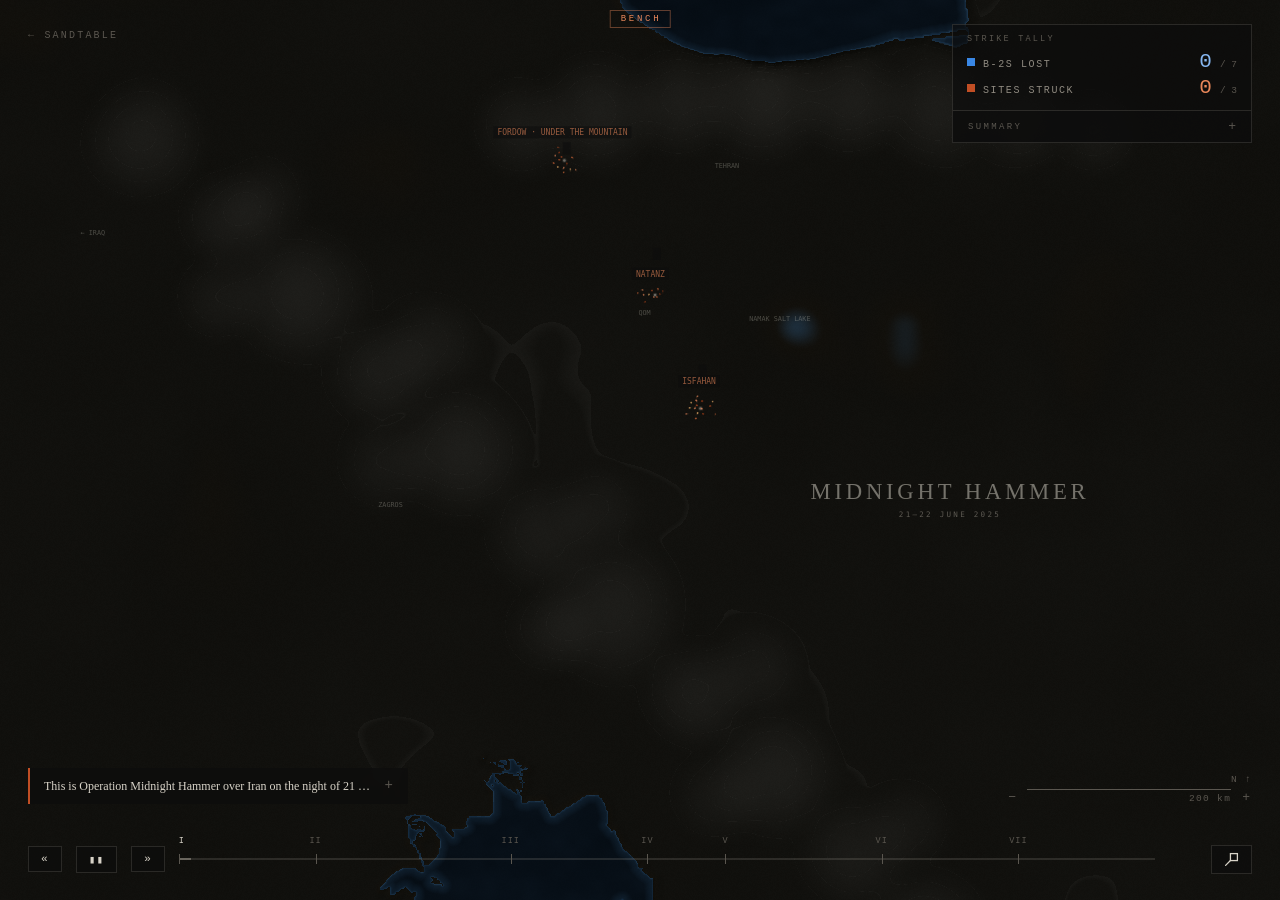
<file: midnighthammer/index.html>
<!doctype html>
<html lang="en">
<head>
<meta charset="utf-8">
<meta name="viewport" content="width=device-width, initial-scale=1, viewport-fit=cover">
<title>Sandtable — Midnight Hammer, 2025</title>
<meta name="description" content="Operation Midnight Hammer re-enacted from above — seven B-2s, fourteen bunker-busters and a submarine's Tomahawks against three Iranian nuclear sites, and not one shot fired back.">
<meta property="og:type" content="article">
<meta property="og:site_name" content="SANDTABLE">
<meta property="og:title" content="Sandtable — Midnight Hammer, 2025">
<meta property="og:description" content="Operation Midnight Hammer re-enacted from above — seven B-2s, fourteen bunker-busters and a submarine's Tomahawks against three Iranian nuclear sites, and not one shot fired back.">
<meta property="og:url" content="https://sandtable.thrain.ai/midnighthammer/">
<meta property="og:image" content="https://sandtable.thrain.ai/midnighthammer/og.jpg">
<meta property="og:image:width" content="2400">
<meta property="og:image:height" content="1260">
<meta name="twitter:card" content="summary_large_image">
<meta name="twitter:image" content="https://sandtable.thrain.ai/midnighthammer/og.jpg">
<link rel="icon" href="data:image/svg+xml,<svg xmlns='http://www.w3.org/2000/svg' viewBox='0 0 100 100'><text y='.9em' font-size='90'>⚔️</text></svg>">
<link rel="stylesheet" href="../style.css?v=5591be0">
</head>
<body>

<canvas id="field" aria-label="Animated top-down re-enactment of Operation Midnight Hammer"></canvas>

<div class="hud" id="masthead">
  <a class="crumb" href="../">&larr; Sandtable</a>
  <h1 class="sr-only">Midnight Hammer &mdash; 21&ndash;22 June 2025, Iran</h1>
</div>

<div class="hud" id="scorestack">
  <div id="muster">
    <div class="mhead">Strike tally</div>
    <div class="mrow a"><i></i><span>B-2s lost</span><b id="fallenA">0</b><em>/ 7</em></div>
    <div class="mrow b"><i></i><span>Sites struck</span><b id="fallenB">0</b><em>/ 3</em></div>
  </div>
  <div id="aftermath">
    <div class="ahead"><span>Summary</span><button id="afttoggle" aria-label="Minimize summary">&minus;</button></div>
    <table class="tally">
      <tr><th></th><th>Aircraft</th><th>Weapons</th><th>Losses</th></tr>
      <tr class="a"><td>United States</td><td>125+</td><td>~75 PGM</td><td><b>0</b></td></tr>
      <tr class="b"><td>Iran</td><td>0 flew</td><td>0 fired</td><td><b>3 sites</b></td></tr>
    </table>
    <div class="sources">Sources &middot; <a href="https://en.wikipedia.org/wiki/2025_United_States_strikes_on_Iranian_nuclear_sites" target="_blank" rel="noopener">Wikipedia</a> &middot; <a href="https://www.cbsnews.com/news/pentagon-briefing-us-strikes-iran-nuclear-sites/" target="_blank" rel="noopener">Pentagon briefing</a> &middot; <a href="https://www.airandspaceforces.com/the-weapons-of-operation-midnight-hammer-mops-tomahawks-and-more/" target="_blank" rel="noopener">Air &amp; Space Forces</a> &middot; coastline &copy; <a href="https://www.openstreetmap.org/copyright" target="_blank" rel="noopener">OpenStreetMap</a></div>
    <button id="replaybtn">&#8635; Replay</button>
  </div>
</div>

<div class="hud" id="narration">
  <p id="phasebody"></p>
  <div class="cite" id="phasecite"></div>
</div>

<div class="hud" id="compass">
  <div>N &uarr;</div>
  <div id="scalerow">
    <button id="zout" aria-label="Zoom out">&minus;</button>
    <div id="kmbar">100 km</div>
    <button id="zin" aria-label="Zoom in">+</button>
  </div>
</div>

<div class="hud" id="console">
  <button id="rwbtn" aria-label="Rewind">&#171;</button>
  <button id="playbtn" aria-label="Play or pause">&#9654;</button>
  <button id="ffbtn" aria-label="Fast forward">&#187;</button>
  <div id="timeline" role="slider" aria-label="Battle timeline" aria-valuemin="0" aria-valuemax="100" aria-valuenow="0" tabindex="0">
    <div class="rail"></div>
    <div class="fill" id="tlfill"></div>
  </div>
  <div id="clock">0:00</div>
  <button id="labelbtn" aria-label="Toggle unit labels" title="Labels (L)"><svg viewBox="0 0 14 14" aria-hidden="true"><path d="M1.5 12.5 L6 8"/><rect x="6" y="1.5" width="6.5" height="6.5"/></svg></button>
</div>

<script>
window.BATTLE = {
  field: { w: 1600, h: 1250, kmUnits: 1.35 },  // ~1,185 × 926 km — Caspian shore to the Persian Gulf, like the map
  scale: 1,
  tEnd: 100,
  hook: '125 aircraft struck Iran and nothing shot back.',
  sides: {
    a: { name: 'UNITED STATES', total: 7, pal: ['#256abf', '#3987e5', '#5598e7', '#86b6ef', '#0aa2a9'] },
    b: { name: 'IRAN', total: 3, pal: ['#a03d18', '#C14E24', '#d96a3a', '#e8875a', '#f0b06a'] },
  },
  terrain: {
    base: 0.15, rise: 0.05, noise: 0.08, floor: 0.03,
    blobs: [
      /* REAL GEOGRAPHY — projected from the map: Fordow anchors (860,375)
         = 34.9N 51.0E, so 1 deg lat = 150 u south-negative, 1 deg lon =
         126 u. COASTS ARE POLYLINES traced with DENSE, size-jittered
         chains (spacing ≤ 0.7r, radii varied, headland nubs breaking the
         arcs) — a sparse chain of big discs reads as scalloped circles,
         which is exactly how this map used to look. Ranges are staggered
         double rows of small cones so the contours merge into a belt. */
      // the Zagros crest, Kurdistan to Hormuz — NW-SE, ~105u steps
      { x: 140, y: 210, r: 95, h: 0.34 },
      { x: 255, y: 318, r: 80, h: 0.28 },
      { x: 345, y: 415, r: 110, h: 0.38 },
      { x: 455, y: 520, r: 85, h: 0.30 },
      { x: 560, y: 625, r: 105, h: 0.36 },
      { x: 665, y: 733, r: 90, h: 0.26 },
      { x: 760, y: 835, r: 115, h: 0.34 },
      { x: 870, y: 945, r: 85, h: 0.30 },
      { x: 975, y: 1050, r: 100, h: 0.33 },
      { x: 1080, y: 1155, r: 90, h: 0.28 },
      { x: 1175, y: 1258, r: 100, h: 0.31 },
      { x: 1265, y: 1352, r: 85, h: 0.26 },
      // Zagros NE flank (toward the plateau)
      { x: 300, y: 290, r: 70, h: 0.20 },
      { x: 520, y: 480, r: 75, h: 0.22 },
      { x: 740, y: 700, r: 70, h: 0.19 },
      { x: 950, y: 910, r: 75, h: 0.21 },
      { x: 1150, y: 1120, r: 70, h: 0.18 },
      // Zagros SW flank (dropping to the Gulf coast)
      { x: 240, y: 420, r: 70, h: 0.22 },
      { x: 460, y: 640, r: 75, h: 0.20 },
      { x: 680, y: 860, r: 70, h: 0.22 },
      { x: 900, y: 1080, r: 72, h: 0.19 },
      // the Elburz wall between Tehran and the Caspian shore
      { x: 640, y: 195, r: 80, h: 0.30 },
      { x: 740, y: 175, r: 95, h: 0.38 },
      { x: 850, y: 160, r: 85, h: 0.34 },
      { x: 960, y: 155, r: 100, h: 0.42 },
      { x: 1075, y: 160, r: 85, h: 0.36 },
      { x: 1190, y: 170, r: 95, h: 0.34 },
      { x: 1300, y: 185, r: 80, h: 0.28 },
      { x: 1400, y: 200, r: 70, h: 0.22 },
      // the central desert basin (Dasht-e Kavir) — a SHALLOW dip: the
      // coast profile holds land near +0.06, so deeper than ~-0.02 here
      // punches through the waterline and floods the desert
      { x: 1120, y: 400, r: 180, h: -0.018, flat: 0.5 },
      { x: 1290, y: 450, r: 200, h: -0.02, flat: 0.55 },
      { x: 1450, y: 490, r: 150, h: -0.018, flat: 0.5 },
    ],
    river: null,
coast: { margin: 900, land: [
      [[792.5,1684.3],[796.6,1705.6],[792.7,1717.9],[800.9,1727.3],[806.8,1743.4],[812.5,1732.7],[814.7,1706.6],[814.2,1695],[805.9,1683],[813.4,1682.9],[813.9,1679.8],[809.8,1674.6],[799.1,1677.1],[798.2,1673],[798.9,1677],[793.4,1678.7],[794.3,1673.4],[790.1,1687],[794.2,1696],[789.2,1680.1],[782.2,1685.3],[785.7,1686.8],[784.2,1693.8],[789,1694.5],[787.5,1683.3],[786.8,1686.3],[782.7,1684.5],[786.6,1686.6],[775,1686.1],[778.1,1685.1],[772.6,1674.2],[776.1,1674],[775.6,1686]],
      [[1306.2,1906.6],[1298.6,1904.6],[1303.2,1903.3],[1301,1898.8],[1294.5,1900.9],[1302.6,1903.3],[1294.1,1908.8],[1298,1904.7],[1293.4,1905.5],[1292.7,1915.2],[1291.5,1908.8],[1290,1912.3],[1297.1,1920],[1296.5,1938.4],[1290.4,1930.4],[1304.6,1945],[1301.5,1946.4],[1305.3,1945.4],[1300.8,1946.6],[1293.8,1936.4],[1297.5,1930.3],[1295.5,1940.4],[1302.2,1941.3],[1297.2,1938.4],[1300.1,1938],[1278.2,1938.4],[1292.1,1939.2],[1292,1923.5],[1305.6,1911.5],[1300.5,1914.3],[1304.4,1902.8],[1304.5,1923.6],[1298,1917.7],[1287.8,1920.2],[1283.5,1939.8],[1287.7,1941.2],[1283.2,1938.7],[1278.9,1950.3],[1280.7,1942.5],[1287,1941.4],[1288.1,1945.8],[1289.6,1942.3],[1285.6,1943.8],[1279.3,1936.2],[1284.3,1945.9],[1277.5,1936.9],[1268.3,1942.8],[1266.8,1952.2],[1256.7,1957.8],[1258.9,1950.1],[1265.8,1947.5],[1256.1,1953.8],[1258.9,1949.9],[1256.4,1946.8],[1262.6,1967.5],[1266.7,1956.2],[1268.7,1958.4],[1266.1,1956.3],[1268.6,1966.6],[1273.3,1960.1],[1265.8,1953.3],[1266.5,1956.3],[1280.5,1950.8],[1278.2,1938.5],[1280.7,1942.1],[1282.3,1940],[1280.1,1938.3],[1279.1,1950.2],[1288.3,1947.5],[1279,1950.1],[1283.2,1939.9],[1277.7,1939.3],[1278.1,1933.2],[1294.6,1948.1],[1295.8,1945.2],[1289.4,1944.5],[1291.1,1949.1],[1302.4,1944.1],[1308,1928.7],[1305.3,1927.9],[1309.2,1925],[1307.6,1919.1],[1304.7,1921.9],[1308.5,1921.7],[1308.2,1928],[1306.9,1917.7],[1312.1,1914.7],[1307,1918.2],[1304.2,1912.3],[1306.1,1918.3],[1311.5,1915.1],[1306.6,1917.8],[1305.8,1913.6],[1307.5,1918],[1302.7,1924.6],[1289.6,1920.9],[1296.2,1923.8],[1288.7,1925.5],[1291,1929.7],[1298.4,1921.4],[1298,1917.4],[1291.7,1920.5],[1298.3,1922],[1297,1917.8],[1297.3,1920.9],[1300.6,1918.4],[1299.9,1931.5],[1298.8,1920.3],[1311.1,1913.3],[1308.4,1902.2],[1322.5,1896.8],[1318,1890.2],[1323.7,1885.7],[1322.9,1882],[1316.7,1890.5],[1322.4,1897.1],[1313,1896.4],[1309.3,1903.1],[1313.1,1913],[1308.8,1911.2],[1310.4,1913.8],[1305.2,1918.8],[1305.6,1908],[1302.6,1915.5],[1307.4,1912.1],[1297.7,1919.6],[1297.2,1930.7],[1290.6,1931.5],[1293.1,1941.8],[1299.2,1946.4],[1288.7,1954.7],[1285.3,1952.7],[1284.4,1942.9],[1287.6,1938.8],[1289.5,1941.9],[1300.1,1938],[1293.6,1934.6],[1304.8,1944.3],[1307.9,1939.3],[1304,1935],[1300.2,1938],[1302.5,1943.8],[1290.5,1942.4],[1299.7,1946],[1291.5,1941.3],[1295.5,1931.4],[1282.4,1937.2],[1287.2,1936],[1287.9,1938.9],[1293.3,1926.3],[1302.6,1927.8],[1293.4,1926.1],[1288.1,1939],[1292.9,1930.9],[1289.6,1937.7],[1295.3,1940.9],[1288.1,1927.4],[1289.5,1931.1],[1286.2,1930.8],[1290.5,1937.3],[1280.1,1944.4],[1271.7,1940.1],[1273.9,1934.9],[1271.6,1937.5],[1264.2,1961.1],[1253.4,1958.1],[1263,1960.2],[1259.8,1955.5],[1261.8,1950.8],[1253.4,1958.1],[1256.3,1953.1],[1253.5,1954.5],[1266.7,1941.3],[1265,1946.8],[1266.7,1941.4],[1272.9,1956.1],[1263.8,1963.9],[1271.1,1956.4],[1268.6,1945.9],[1267,1950.3],[1276,1952.5],[1275.4,1957.4],[1282.3,1957.4],[1282.8,1966.8],[1286.3,1954.4],[1269.6,1946.2],[1268.8,1954.2],[1275.5,1948.6],[1278.8,1950.1],[1276.7,1948.3],[1287.3,1953.5],[1289.5,1949.3],[1280.1,1945.5],[1277.2,1931.8],[1273.7,1932.8],[1276.2,1936],[1271.9,1941.6],[1266.8,1943.2],[1275.5,1948.6],[1266.9,1944.2],[1271.6,1936.8],[1270.3,1939.8],[1280,1935.1],[1285.3,1937],[1289.9,1955],[1279.3,1959.1],[1283,1969.7],[1285.4,1966],[1280.3,1972.2],[1283,1969.7],[1277,1966.6],[1281.6,1968.6],[1275.5,1974.6],[1257.2,1976.4],[1253.4,1969.3],[1254.1,1957.7],[1257.5,1957.8],[1264.3,1945.8],[1264.6,1963.4],[1260.7,1964.7],[1257.4,1958.7],[1250.1,1966.4],[1260,1975.3],[1260.6,1971.3],[1266.5,1972.8],[1260.7,1964.7],[1255.2,1974.6],[1238.8,1985.7],[1229.8,1983.8],[1236.8,1988.6],[1244.4,1981.1],[1239.5,1977.7],[1238.7,1980.5],[1245.8,1983.3],[1244.2,1981.2],[1242.5,1985],[1247,1983.6],[1239.8,1986.3],[1241.7,1983.1],[1237.2,1981.4],[1239.4,1985.3],[1231.4,1976.3],[1234.3,1983.2],[1238.1,1973.2],[1237,1983],[1246,1985.3],[1240,1988.6],[1244.5,1987.4],[1245.9,1984.5],[1244.3,1986.7],[1238.5,1980.7],[1241.5,1974.6],[1244.4,1985.9],[1236.5,1971.4],[1240,1977.9],[1225.4,1985.1],[1219.3,1993.7],[1216.8,1991.1],[1221.2,1993.7],[1226.4,1985.8],[1222.7,1979.5],[1214.3,1979.2],[1211.8,1973.9],[1214.7,1973.2],[1211.1,1971.9],[1207,1985],[1206.7,1973.5],[1184.6,1986.1],[1185.8,1991],[1190.5,1988.8],[1202.4,1995.1],[1208.8,1992.6],[1211.2,1986.2],[1215.1,1990.8],[1211.2,1990.6],[1219.3,1993.7],[1214.5,1990],[1218.1,1995.5],[1208.8,2003.4],[1213.2,1995.4],[1209.8,1995.1],[1216.4,1995.6],[1210.9,2002.6]],
      [[1287,1934.2],[1287.7,1938.9],[1279.3,1933.4],[1286.6,1937],[1288.5,1924.8],[1279.3,1933.4]],
      [[1228.9,1969.8],[1212.6,1973.8],[1205,1981.4],[1206.8,1971.3],[1214,1969.4],[1207,1971.5],[1211,1990.8],[1213.1,1989.1],[1207.2,1978.6],[1205.8,1980.9],[1207.9,1976.2],[1205.4,1981.5],[1192.9,1980.6]],
      [[938.3,1968],[935.9,1958.7],[938.8,1964],[933.2,1966.9],[933.7,1972.5],[933.2,1966.5],[933.6,1973.7],[945,1972.4],[938.7,1963.6],[947,1955.8],[944.9,1950.8],[936.4,1959.1],[931.1,1958.9],[925.5,1952],[930.1,1953.6],[927.3,1949.3],[929.4,1952.2],[925.6,1952.7],[934.1,1956.2],[928.7,1951.1],[925.8,1954.3],[929.9,1949.9],[922,1954.6],[927.6,1946.8],[921.4,1953.8]],
      [[1062,1967.9],[1052.1,1969.2],[1055.1,1973.9],[1054.5,1970.6],[1060,1972],[1063.4,1964.6],[1059.9,1957.1],[1052.2,1961.1],[1052,1969.2],[1060.9,1969.1],[1055.9,1972.4],[1062.9,1967.3],[1056.4,1975.6],[1077.3,1958.4],[1089.3,1958.5],[1091.9,1968.8],[1087.9,1958.3],[1079.1,1954.6]],
      [[1148,1967.3],[1134.5,1968.2],[1136.7,1972.7],[1141.3,1969.4],[1148.1,1973.8],[1147.7,1968.1],[1156.1,1959.7],[1158.2,1964.3],[1154.9,1956.5],[1160.8,1958.3],[1153.7,1955.2],[1156.1,1959.7],[1152.4,1955.8],[1158.7,1955.3]],
      [[651.9,1497.1],[649.2,1509],[652.1,1507.8],[652.4,1504.5],[649.2,1509],[640.4,1503.2],[640.9,1499.1],[640.4,1503.2]],
      [[597.7,1466.2],[596.4,1471.7],[601.7,1476.2],[599.4,1461.2],[610.7,1454.6],[616.6,1467.9],[620,1466.3],[611.8,1460.7],[619.3,1463.1],[612.5,1462.1],[616,1460.4],[613.3,1460.7],[615.1,1465.3],[618.6,1465.9],[615.7,1463.9],[614.7,1471.9],[620.7,1477.5]],
      [[1115,-356.7],[1110.5,-359.4],[1115.2,-357],[1119.3,-345.3],[1105.3,-367.5],[1101.1,-370.1],[1106.3,-359.8],[1123.3,-343.8]],
      [[1170.9,-338.8],[1170.1,-345.2],[1166,-344.8],[1170.9,-338.8],[1168.9,-321.4],[1175.4,-326.9],[1168.9,-334],[1167.8,-327.3],[1178,-328.4],[1176.3,-333.5],[1177.6,-325.8],[1178,-328.4],[1185.7,-324.3],[1185.6,-337.2],[1178.9,-328.3],[1183.8,-332]],
      [[1391.9,1833.4],[1385.5,1827.2],[1394,1833.1],[1394.9,1828.2],[1383.9,1822.2],[1385.8,1826.7],[1381,1832.1],[1387.4,1835.2],[1395.5,1829.8],[1388.5,1819.7],[1387.3,1823.9],[1384.8,1820.2],[1393.8,1834.1],[1392.6,1824.8],[1393.4,1834.2],[1395,1828.3],[1381.4,1829.2],[1380.9,1833.4],[1371.2,1832],[1372.4,1846.4],[1376,1841.6],[1368.7,1848.2],[1372.1,1844],[1366.9,1846.7],[1371.3,1842.1],[1368.5,1841.9],[1366.6,1846.9],[1367.9,1843.7],[1367.9,1847.1],[1371.8,1847],[1371,1843],[1367.9,1843.7],[1370.6,1831.9],[1375.8,1827.4],[1371.7,1831.8],[1374.6,1828.9],[1370.1,1831.8],[1369.5,1829],[1370,1833.1],[1374,1825.2],[1376.7,1827.9],[1370.3,1831.2],[1375.9,1829.9],[1375.8,1826.6],[1375.6,1830.9],[1370.8,1828.9],[1375.9,1826.9],[1371.9,1831.6],[1374.5,1826.5],[1370.1,1828.5],[1375.2,1827.2],[1370.3,1830.8],[1371.5,1835],[1375.4,1825.2],[1370.8,1828.8],[1374.8,1829],[1371.4,1830.5],[1375.2,1825.5],[1370.1,1829.5],[1376,1828.2],[1371.9,1830.8],[1373.9,1825.9],[1371,1830.4],[1378.1,1828.3],[1376.8,1824.5],[1378.1,1828.3],[1371.2,1829.3],[1378.2,1828.7],[1376.3,1832.7],[1378.2,1829.1],[1370.6,1831.8],[1374.7,1825.5],[1370.6,1829.5],[1375.7,1829],[1371.5,1832.1],[1373.8,1826.1],[1375.4,1833.5],[1375.3,1828.4],[1373.4,1832],[1374.7,1826.6],[1370.2,1825],[1369.3,1834],[1369.6,1826.6],[1375.5,1830.1],[1377.1,1825.7],[1370.4,1828.7],[1373.6,1829.1],[1370.8,1832.4],[1374.5,1827.1],[1375.5,1830.4],[1374.8,1826.3],[1371.1,1831.9],[1377.8,1827.6],[1370.9,1832.2],[1375.8,1826],[1372.8,1831.6],[1374.8,1828],[1370.9,1829.5],[1374.4,1834.5],[1374.3,1829.4],[1370.3,1831.8],[1375.2,1825.3],[1371.2,1831.5],[1374.4,1825.1],[1375.8,1828],[1370.6,1828.8],[1370.6,1825.4],[1377.1,1824.1],[1371.9,1824.1],[1375.1,1830],[1377.9,1827.1],[1371.1,1828.9],[1375,1829.5],[1373.2,1832.5],[1372.7,1825.8],[1374.3,1833.4],[1372.8,1827.1],[1373.8,1832.8],[1370.3,1828.4],[1373.3,1827.1],[1369.9,1828.2],[1373.8,1827.3],[1370.6,1828],[1376.3,1831.9],[1377.2,1829.3],[1376.3,1832],[1375.2,1827.9],[1376.9,1830.4],[1372.4,1831.8],[1375.1,1824.4],[1374.2,1833],[1370.9,1832.4],[1374.8,1826.7],[1393.9,1826.1],[1400.6,1812.6],[1394.5,1813.7],[1389.3,1820.8],[1393.8,1813.7],[1389.1,1809.2],[1388,1814.2],[1392.9,1814.1],[1389,1818.3],[1388.7,1814.8],[1388.5,1818.6],[1381.3,1809.7],[1383.2,1807.4],[1381.3,1809.7]],
      [[832.9,1769.5],[837.7,1769.3],[827.6,1766.4],[826.3,1759],[827,1765.3],[834.3,1770.5],[827,1778.5],[833.2,1783.4],[834.5,1770.5],[854.2,1768.5],[851.2,1770.6],[843.3,1766.5],[834.4,1770.6],[837.5,1764.5],[835.3,1768.9],[837.1,1764.5],[833.1,1768.3],[827.7,1764.2],[829.1,1775.1],[832.5,1776.8],[829.7,1774.6],[832.1,1765.6],[837.7,1766.3],[830.2,1763],[835,1760],[835.5,1752.6],[827.9,1758.7],[827.3,1764.5],[837.2,1763.4],[838.4,1751.5],[834.2,1753.3],[833.6,1768.8],[835.5,1757.6],[832.7,1768.5],[831.7,1763.2],[838.1,1760.8],[834.3,1749.5],[831.1,1750.6],[812.9,1736.5],[810.4,1739.8],[814.1,1737.8],[810.9,1738.4],[812.6,1734.3],[811,1744.3]],
      [[506.7,1120.9],[509.1,1127.6],[512.8,1126.5],[512.8,1121.1],[516.3,1123.1],[513.3,1131.6],[510.8,1128],[506.2,1129.5],[511.6,1131.7],[512.4,1136.6],[506.4,1130.8],[503.4,1133.1],[509.2,1136.4],[500.1,1135],[507.4,1137.8],[500.1,1138.1],[503.5,1139.8],[497.7,1142.2],[505,1150.2],[514.3,1173.5],[520.7,1172.7],[531.9,1160.3],[536,1142.2],[529.4,1133.5],[531.8,1132],[512.6,1114.9],[503.7,1115.1],[506.7,1120.9],[495.7,1120.5],[496.8,1124.4],[504.7,1127.5],[508.1,1121.9],[502.2,1116.2],[495.7,1120.5],[492.5,1115.5],[493.3,1118.4],[509.3,1109.4],[497.8,1108.5],[492.5,1115.5]],
      [[915,1424.8],[915.9,1435.5],[910,1424.5],[917.9,1439.1],[931.7,1434.8]],
      [[1238.5,1990.2],[1230.6,1986.5],[1238.7,1991],[1226.9,1989.5],[1231.7,1981.1],[1241.5,1976.6]],
      [[796.5,-450.8],[788.1,-451.9],[799.7,-447.3],[787.2,-451.5],[793.8,-452.5],[806.8,-437.8],[802.9,-444.2],[804.8,-440.8],[811.5,-441.8],[807.3,-444.1],[808.3,-440.2],[802,-434.5],[812.9,-438.2],[811.5,-441.8]],
      [[1465.5,1605.5],[1457.1,1618.5],[1464.2,1617.9],[1463.2,1610]],
      [[1389.3,1631.7],[1393.7,1626.7],[1413.5,1624],[1458.2,1602.1],[1469.4,1608.8],[1486.5,1595.2],[1497.2,1576],[1511.3,1571.4],[1510.2,1567.3],[1499.1,1562.4],[1474.3,1569.8],[1462.8,1577.4],[1445.5,1569.5],[1443,1572.9],[1448,1580],[1447.3,1588.7],[1451,1588.8],[1449.6,1593.6],[1443.1,1596.1],[1439,1591.1],[1437.7,1595.8],[1422.1,1605.6],[1394.7,1616],[1386.2,1613.1],[1387.8,1630.9],[1397,1628.4]],
      [[1296.1,1668],[1293,1664.8],[1289.5,1668],[1293.6,1675],[1296.2,1667.8],[1290.7,1671.2]],
      [[1424.6,1779.5],[1424,1775.8],[1426.2,1778.4],[1423.2,1780.3],[1430.3,1773.1],[1428.2,1779.9],[1429.4,1773.6],[1429.3,1776.8],[1442.6,1765.1],[1425.9,1773.2],[1441.1,1764.1],[1427.4,1771.6],[1432.1,1781.4],[1429.3,1783.5],[1432.9,1781],[1430.4,1782.5],[1426.9,1772.9],[1438,1767.9],[1422.9,1775],[1434.4,1770.4],[1431.8,1773.6],[1432.4,1769.9],[1431.5,1774.1],[1435,1770.4],[1428.4,1770.8],[1434.2,1768.8],[1428.2,1771.1]],
      [[2461,1793.7],[2461.2,1790.3],[2454.6,1798.5],[2460,1796.3],[2452.7,1800.4],[2460.9,1796.9],[2455.7,1800.5],[2474,1810.6],[2471.8,1803.5],[2477.8,1802.2],[2478.5,1791.2],[2488,1799.1],[2468.5,1809.3],[2474.9,1810.1],[2477.8,1791.3],[2474.1,1803.6],[2466.5,1808.1],[2468.6,1812.4],[2470.2,1809],[2467.5,1812.7],[2467.5,1807.4],[2462.3,1809],[2465.7,1806.3],[2471.7,1810.3],[2463.7,1802.9],[2466.3,1793],[2462.7,1789.6]],
      [[-884,1781.6],[-891.4,1786.9],[-898.6,1779.1],[-894.3,1785.9],[-882.5,1781.2],[-883.6,1777.1],[-885.3,1782.5],[-897,1783.7],[-899.9,1778.9],[-883.7,1792.6],[-889.5,1788.7],[-890.3,1792.4],[-879.4,1801.3],[-880.2,1803.9],[-884.1,1799.4],[-882.4,1802.5],[-884.6,1799.7],[-868.4,1797.5],[-857.6,1801.5],[-864.4,1799.4],[-862.7,1795.8],[-869,1791.2],[-867.7,1797.6],[-861.7,1800.5],[-863,1792.9],[-868.1,1793.5],[-865.6,1791.9],[-863.8,1798.9],[-855.6,1803.5],[-868.4,1798.9],[-857.7,1795],[-856.7,1801.4],[-857.5,1796.1],[-866.4,1791.6],[-862.2,1799.8],[-858.3,1799.4],[-859.4,1794.6],[-879.3,1801.8],[-888,1788.6],[-876.6,1807.5],[-879.6,1804.9],[-879,1808.5],[-876.2,1806.1],[-869,1811.6],[-877.4,1805.6],[-886.5,1788.8],[-891,1790.8],[-878.5,1798.4],[-884.9,1798],[-882.2,1794.7],[-873.9,1801.6],[-869.3,1792.4],[-863,1791.8],[-861.8,1799.8],[-867.8,1798.1],[-862,1794.3],[-865.6,1792.9],[-868.7,1796.6],[-880.3,1794.8],[-879.5,1804.6],[-870,1793.7],[-865.3,1793.1],[-860.7,1800.9],[-868.4,1798.7]],
      [[-875.5,1771.7],[-874.9,1784.3],[-877,1777.6],[-869.5,1776.2],[-870.8,1770.7],[-872.7,1777.9],[-872.5,1773.3],[-876.9,1775.9],[-872.8,1770.1],[-884.1,1769.6],[-870.5,1783.8],[-870.5,1774.5],[-872.9,1788.2],[-867.3,1788.9],[-870.9,1774.2],[-876.8,1773.2],[-875.1,1775.9],[-877,1772.5],[-868.4,1784],[-869.8,1775.9],[-882.6,1770.1],[-886.9,1760.3],[-893.4,1757.8],[-897.5,1760.9],[-895.7,1763.8],[-886.6,1753.2],[-894.6,1758.8],[-889.8,1757.1],[-900,1748]],
      [[-860.1,1867.4],[-852.7,1867.7],[-856,1864.9],[-857.5,1869.2],[-852.1,1870.7],[-852.7,1867.7],[-843.6,1872.2],[-847.6,1864.8]],
      [[1524.6,1679.6],[1518.5,1683.1],[1522.7,1682.9],[1512.3,1680.6],[1519,1681.8],[1520.2,1688.2],[1518.7,1681.9],[1531.9,1670.3],[1537,1652],[1539.3,1658.5],[1542.9,1657],[1527.6,1654.7],[1533.7,1656.5],[1532,1668.6],[1525.3,1659.1],[1527.1,1653.3],[1523,1653.8],[1532.4,1656.5],[1541.8,1653.1],[1536.4,1661.1],[1522.1,1657.2],[1533.4,1665],[1531.9,1667.3],[1535.4,1665],[1528.5,1675.2],[1532.6,1676.2],[1521.5,1675],[1516.2,1666.8],[1521.1,1657.2],[1514,1681.9],[1513.7,1677.9],[1518.6,1682.4],[1526.3,1677.5],[1515.7,1684],[1509.5,1680.1],[1529.8,1692.3],[1536.1,1682.8],[1543.6,1685.3],[1535,1680.8],[1535.5,1677.6],[1530.5,1684.9],[1535.1,1691.2],[1529.8,1692.2],[1523.5,1688.8],[1524.6,1686.3],[1517,1689.5],[1517.4,1697.3],[1518.5,1692.8],[1522.4,1698.3],[1532.9,1701.1],[1526.9,1706.4],[1529.2,1718.4],[1529.9,1714.7],[1534.1,1721.1],[1529.8,1715],[1530.6,1702]],
      [[1155.5,1977.9],[1159.2,1983.7],[1156.8,1980.1],[1153.5,1981.1],[1156.3,1984.1],[1176,1981.5],[1170.3,1983.7],[1173.5,1985.6],[1172.3,1982.4]],
      [[1097.9,1986.5],[1096.1,1991.6],[1103.2,1985.2],[1094.6,1992],[1099.6,1984.5],[1109.8,1992.6],[1118.9,1992.5],[1122.1,1988.2],[1122,1992.2],[1132,1992.4],[1127.2,1987.5],[1122.9,1986.8],[1123.8,1993.6],[1120.1,1993],[1126.7,1996.6],[1132.4,1994],[1119.5,1992.8],[1121.8,1997.8],[1125.3,1996.5],[1121.8,1997.9],[1125.3,2004.1],[1134.6,2002.6],[1132.5,1994.1],[1126.9,1997.6],[1119.8,1992.8],[1111,1993.2],[1109.5,1988.7],[1100.2,1985],[1088.5,1985.7],[1079.6,1983.2],[1082,1981.6],[1084.8,1987.7],[1092.6,1985.4]],
      [[911.2,1919.1],[916,1922.4],[912.8,1932.9],[919.9,1929.6],[914,1934.8],[920.3,1928.1],[913.1,1918.7],[907.1,1925.3],[913,1918.6],[900.1,1917.9],[895.2,1913.8],[894.9,1921.5],[900.8,1930.3]],
      [[619.5,1035.9],[614.8,1036.5],[614.3,1040.9],[620.6,1041.7],[619.9,1035.9],[609.1,1037.6],[608.1,1040.9],[611.6,1041.8],[610.9,1037.3],[613.9,1041.3],[614.6,1036.1],[610.9,1037.4],[611.9,1041.7],[610.8,1036],[621.3,1041.1],[614.4,1041.1],[623,1042.9]],
      [[605.1,1063.6],[605.6,1057.8],[604.9,1063.5],[607,1061.1],[614.5,1064.9],[637.1,1079.9],[635.4,1073.4],[639,1074.2],[638.1,1078.3],[644.3,1071],[638.1,1055.9],[621,1050.7],[614.6,1054.5],[604.6,1051.7],[614.6,1064.6],[606.6,1063.2],[602.7,1072.3],[597.8,1067.1],[601.3,1071.5],[608.2,1061.7]],
      [[777.5,1216.5],[773,1225.4],[775,1230.4],[777.9,1229.4],[778.2,1222.6],[771.5,1221.2],[774.7,1229.7]],
      [[785.7,1797.9],[789.2,1790.6],[780.2,1787.2],[777.1,1777],[773.5,1777.2],[778.5,1783.7]],
      [[924.1,1806.9],[932,1811.9],[922.3,1807.5],[925,1817.2],[925.2,1806],[929.5,1800.7],[922.3,1807.2],[928.8,1805.3],[923.2,1806.7],[931.2,1809.1],[931.8,1806.6],[926.9,1808.4],[930.5,1808.8],[924,1800.8],[932.4,1791],[920.4,1781.1],[933.1,1791.1],[923.4,1799.5]],
      [[932.4,1746],[928.1,1767.7],[927.3,1758.5],[933.2,1746.7],[923.5,1759.2],[927.9,1768.5]],
      [[891.5,1686.8],[885.3,1689.7],[891.5,1686.9],[897.3,1691.9],[886.7,1687],[889.5,1685.2],[886.6,1687],[890.3,1685.9],[894,1690.7],[885.3,1690.1],[887.3,1686.2],[894.9,1690.2],[890.4,1685.9]],
      [[696.9,1561.8],[700.7,1566.5],[699.5,1551.9],[700.3,1557],[693.3,1550.3]],
      [[664.4,1544.2],[675.6,1543.4],[673.1,1538.6],[675.6,1543.4],[688.5,1541.1],[685.6,1539.9],[685,1546.2],[664.1,1537.5],[659,1528.1],[654.3,1527.4],[656.1,1523.6],[654.3,1527.4],[657.8,1536.2],[655,1526.6],[658.4,1530.1],[660.4,1541.8],[675.3,1542.1],[667.7,1544],[662.9,1531.9]],
      [[525.9,1191.5],[523.2,1197.2],[540,1200.5],[528.7,1190.3],[521.7,1189.3]],
      [[1852.3,2150],[1845.3,2142.4],[1844.8,2131.6],[1836.8,2124.6],[1836.1,2115.8],[1819.6,2099.9],[1815.7,2084.8],[1812.9,2087.3],[1811.8,2083.3],[1809.3,2085.6],[1802.8,2081.4],[1795.1,2069.3],[1784.6,2066.3],[1775.8,2072.2],[1763,2072],[1745.4,2059.2],[1734.1,2055.8],[1708.1,2056.3],[1697,2045.7],[1680.1,2046.3],[1623.2,2024.7],[1589.2,1992.5],[1567.9,1955.6],[1554.2,1940.8],[1553.2,1933.5],[1550.1,1933.7],[1534.6,1905.3],[1523.5,1870.5],[1520.2,1840.9],[1521,1833.3],[1523.5,1835.1],[1521,1832.4],[1523.3,1812.3],[1519.2,1806.5],[1522.1,1783.5],[1519.7,1772.9],[1511.8,1771.6],[1509.4,1767],[1510.3,1755.5],[1515.4,1747.7],[1514.1,1752.5],[1517.2,1749.8],[1520.7,1736.7],[1523.7,1736.3],[1521.5,1733.8],[1525.7,1731.9],[1524.8,1722.5],[1530.9,1724.1],[1532.7,1720.7],[1529.5,1722.2],[1525.6,1717.2],[1529.4,1714.5],[1529,1708.7],[1524.6,1709.9],[1523.8,1706.8],[1530.3,1706],[1534.9,1700],[1527.4,1700.4],[1525,1696.1],[1522.9,1699.4],[1522.3,1692.4],[1517.4,1698.1],[1519.2,1690.1],[1517.5,1692.2],[1516.5,1688.6],[1523.3,1682.1],[1522.9,1689.9],[1527.5,1684.1],[1528.7,1692.5],[1536.4,1692.8],[1529.8,1683.5],[1533.1,1679.8],[1536.2,1684.1],[1537,1677.3],[1528.6,1677.8],[1525,1669.9],[1540.5,1664.8],[1537.6,1658.4],[1534.8,1659.7],[1536.8,1664.4],[1530.6,1663.3],[1530.5,1659.7],[1526.8,1661.6],[1527.5,1657.3],[1523.5,1658.7],[1522.9,1654.1],[1521.2,1664.8],[1516.1,1667.1],[1522.5,1674.1],[1515.7,1669.3],[1513.7,1681.6],[1524.2,1676.1],[1527.5,1681.7],[1514.3,1685.2],[1511.4,1679.4],[1503.6,1683.1],[1501.9,1674.4],[1482,1715.2],[1483.7,1720.7],[1482.1,1717.4],[1477.2,1729],[1479.9,1729.8],[1482.5,1723.1],[1482.5,1729.3],[1478.2,1729.6],[1470.3,1740.4],[1472.1,1746.2],[1468.6,1746.5],[1470,1741],[1458.9,1754.6],[1449.2,1753.7],[1450.4,1758.8],[1433,1774.3],[1434,1780.7],[1428.5,1784.5],[1430.3,1781.8],[1422.5,1783.9],[1424.3,1771.2],[1416.3,1785.7],[1419,1788.4],[1414.7,1787.5],[1417,1792],[1411.9,1791],[1407.7,1798.2],[1414.7,1798.6],[1409.7,1799.3],[1410.6,1803.4],[1407.5,1798.2],[1401,1806.1],[1400.5,1813.9],[1396.6,1813.3],[1396.6,1818],[1394.4,1814],[1389.4,1821.3],[1395.6,1832.8],[1386,1835.6],[1381.5,1833.1],[1369.7,1851.9],[1358.4,1859.5],[1359.8,1863.6],[1362.4,1862.1],[1360.5,1865.5],[1363.1,1863.5],[1359.8,1867],[1357.8,1859.7],[1354.9,1865],[1356.8,1860.1],[1352.9,1857.4],[1355.1,1866.2],[1352.4,1858.7],[1348.6,1862.1],[1353.3,1866],[1348.8,1865],[1349.2,1857.7],[1347.3,1865.8],[1351.4,1867.1],[1343.5,1872.6],[1340.3,1869.7],[1343.2,1874.6],[1334.8,1878.5],[1339.4,1885.9],[1332,1878.1],[1329.8,1884.3],[1329,1881.5],[1326.1,1885.9],[1324,1883.8],[1326.7,1892.6],[1322.3,1897.7],[1323.7,1887.4],[1321.7,1893.3],[1312.6,1890.7],[1316.3,1892.9],[1311.4,1899.4],[1313.9,1900.6],[1307.6,1905.2],[1311.6,1903.4],[1309.7,1907.6],[1314.2,1913.5],[1308.3,1919.4],[1307.3,1932.4],[1304.1,1934],[1308,1939.8],[1305.3,1945.5],[1289.9,1949.5],[1293.9,1953.5],[1288.9,1953.8],[1294.1,1955.3],[1287.5,1955.6],[1285.4,1965.2],[1293.2,1965.7],[1277.3,1974.5],[1258.4,1978.1],[1245.5,1963.7],[1240.7,1968.7],[1241.6,1973.4],[1248.5,1977.1],[1241.6,1977.2],[1251.4,1984.8],[1245.7,1989.5],[1238.4,1988.9],[1237.9,1992.2],[1233.4,1989.2],[1237.5,1993.9],[1231.8,1991.5],[1220.6,1998],[1218.5,1995.3],[1219.1,2002.4],[1198.4,2004.8],[1193.2,2002.1],[1182,2006.7],[1172.6,1998.8],[1164.8,1998.4],[1162.8,1992.1],[1156.9,1996.7],[1145.2,1995.4],[1144.5,1999.4],[1141.1,1990.6],[1138.8,1993.4],[1136.8,1991.2],[1143.1,1997.5],[1136,1997.8],[1133.1,1993.3],[1134.6,2002.7],[1125.2,2004.2],[1119.4,1988.9],[1112.8,1995.4],[1110.1,1992.4],[1114.1,1988.5],[1110.1,1992.3],[1107.1,1989.1],[1110,1993],[1104.7,1988.4],[1098.8,1993.2],[1084.2,1991.1],[1078.3,1994.1],[1072.3,1991.8],[1072.3,1988.2],[1071.3,1991.6],[1071,1986.7],[1071.3,1991.6],[1067.9,1990.9],[1069.3,1984.9],[1065.9,1993.8],[1056,1980.8],[1051.7,1986.5],[1053.2,1992.8],[1040.5,1999.3],[1037.4,1994.6],[1039,2002.2],[1022.3,2013.4],[1012.7,2017.6],[1006.5,2012.7],[1012.9,2017.1],[1009.6,2018.2],[1007.9,2014.5],[1009.4,2018.3],[993.7,2019.6],[987.6,2017.2],[985.6,2009.4],[985.8,2015.7],[976.3,2013.3],[972.9,2017.7],[958.7,2012],[954.2,1989.3],[955.6,1971.9],[951.3,1969.1],[946.8,1981.8],[940.7,1964],[943,1975.7],[938,1982.4],[938.5,1965.6],[930.5,1954.1],[933.4,1956],[932.9,1975.3],[933,1972.7],[925.8,1975.3],[914.9,1964.1],[895,1969.7],[894.1,1963],[900.3,1947.7],[912.1,1932.8],[922.2,1926.8],[918.8,1923.3],[915.8,1925.9],[914.4,1919.5],[909.3,1919.1],[897.3,1937.3],[899,1922.8],[886.4,1918.1],[894.8,1915.9],[895.8,1912],[895.6,1917.5],[902.4,1914.5],[901.1,1929.4],[906,1925.6],[931.7,1867.8],[940.2,1859.8],[933.9,1863.2],[933.1,1857.7],[935.1,1860.9],[940.9,1858.4],[932.5,1853.1],[937.2,1853],[937.1,1831.7],[933.9,1826.6],[937.2,1823.1],[935.1,1817.4],[924.1,1817.8],[926.9,1813.9],[922.2,1807.4],[925.7,1805.3],[922.7,1799.9],[923.5,1794.3],[927.1,1795.2],[918.5,1785.6],[922.5,1779.8],[920.5,1774.4],[928.2,1766.9],[926.6,1759.9],[922.3,1758.7],[928.4,1756.6],[930.3,1761.9],[933.1,1756.3],[932.4,1752.2],[926.3,1750.1],[929.2,1751.1],[932.5,1743.8],[933.4,1746.9],[931.9,1733.4],[941.4,1727.6],[931.9,1733.3],[929.4,1728.8],[938.4,1727],[933.6,1728.5],[938.5,1725],[932.4,1725.1],[936.6,1723],[934.2,1721.8],[941.1,1723.5],[936.8,1721.1],[930.4,1724.7],[920.1,1718.7],[911.2,1718.8],[904.4,1697.2],[892.6,1688.9],[883.1,1690.4],[878.6,1699.6],[864.2,1705.9],[864.4,1714.4],[860.6,1718.5],[858.9,1715],[859.1,1726.9],[854.9,1734.1],[858,1745.9],[854.6,1747.8],[851.4,1741.4],[846.8,1755.8],[849.5,1767.5],[858.4,1766.2],[856.6,1772.5],[851.4,1770.7],[848.4,1786.4],[842.8,1776.5],[845.2,1767.9],[841.1,1764.6],[842,1770.2],[834.6,1772.6],[838.8,1773],[837.3,1783.1],[841.4,1792.8],[838.4,1793],[835.2,1783.1],[830,1787],[831.8,1845.7],[836.6,1853.6],[834.9,1864.8],[842.5,1877.3],[844.1,1892.7],[842.6,1898.2],[831.3,1904.9],[826.5,1882.1],[820.9,1878.7],[808.9,1852.8],[809,1858],[806,1856.2],[805.7,1835.5],[801.3,1828.3],[802.3,1817.8],[797.5,1802.3],[783.7,1785.8],[781.3,1787.3],[785.8,1801],[763.8,1769.6],[762.5,1760.4],[760,1763.6],[755.9,1758.4],[753.6,1751.4],[765.7,1760],[769.4,1770.8],[769.5,1764],[750.3,1730.4],[753.2,1722.9],[749.8,1714.9],[741.4,1710.8],[738.6,1715],[736.5,1713],[738.4,1700.5],[735.3,1695.3],[740.8,1682.1],[751.4,1704.4],[754.2,1704],[753,1708],[756,1706.6],[757.6,1685.5],[760.4,1689.4],[766.3,1679.8],[763.1,1679],[766.4,1656.8],[761.1,1645.5],[763.9,1638.9],[761,1640.4],[761.2,1635],[760,1638.9],[761.1,1633.7],[753.1,1647.6],[753.4,1637.8],[749.6,1643.8],[749.8,1639.5],[746,1642.2],[741.7,1636.2],[739.4,1626.8],[747.7,1631.7],[746.9,1621.5],[739.4,1626.7],[739.6,1614],[735,1613.3],[735.2,1604.2],[737.5,1600.6],[741.4,1611.8],[751.8,1609.8],[756.4,1615.3],[731.1,1584.3],[720.6,1583.2],[719.6,1577.1],[717.8,1580.7],[709.9,1574.2],[709.9,1577.5],[699.8,1569],[699.8,1564.9],[696.3,1565.2],[695.9,1560.2],[699.8,1557.6],[693.1,1558.7],[692.8,1552.9],[689.4,1553.9],[697.6,1549.4],[700.2,1551.6],[700,1547.4],[689.6,1553],[690.9,1544.6],[688.6,1551.2],[689,1546.8],[687.7,1551.1],[685.4,1548.4],[683.5,1540.3],[686.1,1531],[689.2,1539],[686.1,1530.9],[690.8,1519.5],[681.9,1537.7],[673.5,1516.5],[677.9,1511.5],[682.9,1514],[683.1,1520],[691.4,1514.9],[699.9,1517],[681,1509],[673.4,1510.5],[669.5,1519.7],[673.3,1517.3],[670.7,1527],[679.3,1532.8],[674.6,1537.8],[677.9,1544.4],[671.9,1542.6],[667,1548.4],[666.9,1540.5],[665,1548],[658,1542],[660,1538.7],[662.8,1540.6],[664.3,1533],[658.4,1533.5],[656.7,1541.2],[652.8,1535],[652.9,1513.4],[649.1,1509.3],[640.3,1515.5],[642.2,1506.7],[647,1503.8],[642.3,1500.8],[638.9,1506],[638.5,1502.9],[628.7,1501.2],[631.1,1496.1],[647,1497.3],[649.8,1493],[652,1498.3],[646.6,1487.1],[648.2,1480.4],[645.6,1484.2],[647.8,1479.8],[641.4,1482.2],[640.6,1476.5],[636.5,1480.3],[639.9,1474.9],[635.4,1476.3],[636,1480.4],[626.3,1480.9],[609.3,1468.6],[601,1477.7],[603.1,1468.3],[594.8,1471.5],[594.9,1467.9],[597.9,1470.9],[594.8,1466],[598.4,1466.1],[599.4,1461.3],[594.6,1463.2],[590.8,1450.5],[586.8,1455.3],[592.3,1437.3],[589.1,1448.6],[593.5,1447.2],[595.1,1439.5],[597.5,1443.4],[593.7,1453.2],[598.3,1450.2],[599.2,1436.9],[582.4,1419.1],[582.5,1414.9],[588,1412.1],[575.9,1409.6],[567,1399.2],[565.4,1387.4],[568.6,1382.6],[553.6,1361.9],[556.6,1349.6],[548,1354.5],[555.5,1349],[551.9,1346],[552,1337.7],[539.7,1325.6],[539.1,1300.1],[527.1,1295.4],[526,1279.7],[519.2,1277],[511.8,1265.6],[501.4,1222.1],[502.7,1208.7],[496.9,1210.5],[489,1202.6],[471.5,1213.7],[467.8,1211.8],[469.6,1202.3],[456.6,1208.2],[453.4,1204.8],[472.4,1185.4],[487.5,1176.1],[501.5,1176.8],[510.9,1184.3],[513.4,1179.5],[503.2,1151.6],[497,1146.8],[492.5,1135.5],[491.8,1113.4],[486.1,1111],[500.7,1105.8],[517.4,1108.1],[541.9,1122.3],[543,1129.1],[552.3,1137.2],[551.9,1125.5],[563.5,1126],[570.7,1121.7],[568.3,1116.4],[574.7,1108.3],[598.8,1109.4],[605.9,1102.8],[605.4,1076.9],[591.5,1060.9],[598,1063.7],[604.3,1049.8],[614.6,1051.3],[620.3,1047.2],[584.8,1028.1],[602.5,1038.4],[622.5,1034.1],[622.8,1043.3],[617.4,1042.8],[622.2,1047.7],[628,1045.5],[625.8,1033.3],[634.2,1034.1],[634.5,1042.3],[639.1,1034.5],[637.2,1040.9],[643.8,1041.5],[640.4,1042.7],[643,1046.7],[653.2,1040.3],[648.4,1044.1],[651.8,1045.8],[644.1,1047.1],[645.7,1049.8],[636.7,1050.2],[646.7,1052.5],[643.3,1055.3],[637.4,1051.2],[646.4,1064.5],[639.9,1060.4],[645.5,1067.6],[641.6,1078.2],[643.4,1090.9],[671,1087.8],[682.4,1110.6],[729,1080.5],[742.7,1080.4],[751.2,1088.3],[757.5,1105],[755.7,1120.8],[762.5,1128.9],[765.6,1126.8],[776.7,1151],[794.8,1167.8],[798.2,1178],[802.2,1178],[798.4,1178.2],[817.3,1192.8],[818,1241.6],[822.4,1245.4],[822.4,1242.8],[832.9,1241.8],[831.2,1238.5],[837.8,1238.2],[841.1,1245.8],[850.5,1251.4],[847.7,1271.4],[838.2,1261.1],[835.9,1273.9],[846.2,1288.7],[857.7,1289.1],[851.3,1285.6],[852.5,1282.4],[860.3,1282.7],[868.6,1307.1],[871.9,1337.5],[881.7,1359.2],[895.4,1377.4],[892.8,1388.5],[897.1,1389.1],[893.6,1391.6],[901,1398.7],[909.8,1423.7],[915,1419.1],[922.2,1430.2],[927.6,1428.7],[934.5,1434.4],[931.6,1435.9],[946.3,1438.4],[962.4,1434.9],[974.3,1438.1],[988.2,1435.8],[1008.7,1457.8],[1036.8,1465],[1044.1,1470.4],[1055.1,1489.8],[1066.3,1494.6],[1065.5,1502.6],[1054.3,1504.2],[1068.8,1518.2],[1101.5,1541.4],[1163.3,1565.3],[1167.6,1585.2],[1196.4,1607.4],[1200.3,1603.9],[1221.1,1604.8],[1231.1,1598.6],[1253.4,1606.7],[1265.1,1602.5],[1279.7,1623],[1298.7,1623.8],[1306.4,1637.3],[1319,1635.1],[1327.7,1638],[1349.5,1619.5],[1360.7,1615.6],[1365.3,1607.9],[1379.2,1602.7],[1382.4,1595.6],[1394.1,1594.2],[1406.3,1600.8],[1413.8,1597.6],[1422,1591.2],[1425.8,1578.7],[1422.1,1577.4],[1419,1582],[1420.4,1578.7],[1413.8,1579.5],[1422.7,1577.1],[1431.8,1565.2],[1444.9,1566.4],[1449.5,1562.1],[1470.3,1558.9],[1474.1,1551.8],[1486,1546.9],[1491.8,1539.7],[1499.4,1539.3],[1501.2,1542.9],[1503.4,1537.7],[1521.3,1533.9],[1519.8,1537.6],[1522.1,1534.4],[1564.8,1539.7],[1575.2,1543.7],[1585.3,1562.8],[1593.7,1563],[1593.8,1571],[1588.9,1567.7],[1603.9,1594.2],[1608.8,1616],[1609.7,1636.4],[1605.9,1644.2],[1610.9,1646.3],[1607.7,1646.7],[1608.1,1657.5],[1616.4,1677.2],[1627.2,1686.7],[1623,1707.3],[1633.3,1722.2],[1637,1742.2],[1637.3,1739.4],[1642.3,1745.1],[1636.4,1743.5],[1678.8,1752.7],[1676.8,1748.6],[1678.2,1751.8],[1686.1,1748.5],[1683,1751],[1691.8,1750.9],[1701,1759.3],[1698.2,1762.9],[1695.7,1758.4],[1693.7,1767.2],[1714.7,1757.3],[1726.1,1772.2],[1738,1778.8],[1770.4,1772.5],[1820.8,1776.5],[1835.5,1785.5],[1847.2,1799.7],[1856.8,1802.3],[1877,1796.8],[1873.7,1793.1],[1862.3,1800.1],[1858.7,1796.5],[1862.8,1797.7],[1862.9,1788.6],[1864.7,1793.4],[1872.4,1785.1],[1865.7,1795.7],[1878,1788.1],[1875,1792.9],[1882.2,1793.3],[1878.5,1797.1],[1894,1793],[1888.2,1788.9],[1891.9,1791.1],[1889.9,1780.5],[1893.8,1791.7],[1906,1792.8],[1920.4,1804.5],[1947.2,1802.3],[1955.3,1811.5],[1960,1805.6],[1965.9,1805.5],[1956.5,1810.1],[1978.2,1805.7],[1993.7,1814],[1994.3,1807.2],[2003.3,1804.4],[2007.9,1812.9],[2026.9,1819.6],[2025.2,1813.1],[2019.6,1812],[2019,1807.8],[2022.9,1809.4],[2019.3,1806.4],[2024.3,1798.4],[2035.7,1796.3],[2044.4,1803.6],[2042.6,1810.6],[2046.5,1818],[2041.2,1816.8],[2044.6,1820],[2113.9,1837.2],[2115,1844.2],[2144.3,1853.9],[2144.2,1849.7],[2151.9,1847.5],[2155,1835.9],[2174.6,1837.1],[2183.5,1841.6],[2178.6,1835],[2187.1,1840.2],[2186.7,1833.7],[2188.6,1837.4],[2191.3,1833.9],[2189.8,1845.3],[2188.1,1847.7],[2185.8,1843.1],[2187.3,1849.2],[2182.1,1858.4],[2188.5,1860.5],[2197.8,1857],[2202.8,1846.9],[2226.9,1847.6],[2222.4,1838.1],[2231.8,1830.4],[2249.3,1832.4],[2255.1,1843.7],[2247.4,1846.9],[2260.2,1848.9],[2263.2,1847.2],[2256.8,1846.1],[2258.1,1837.2],[2274.1,1829.3],[2272.9,1825.5],[2278.5,1822.9],[2313.3,1824.9],[2339.9,1831.2],[2354.2,1823.9],[2399.9,1831.9],[2401.4,1829],[2393.8,1817.3],[2397,1819.9],[2402.7,1811.7],[2424.6,1805],[2421.9,1803.1],[2448.2,1811.5],[2469.6,1813.6],[2471.3,1809.8],[2468.4,1813],[2465.5,1810.4],[2468.4,1808.6],[2462.3,1809],[2468.3,1805.7],[2459.2,1807.9],[2467.8,1805.7],[2467.1,1801.4],[2457.7,1804.4],[2451.7,1800.5],[2462,1788.2],[2468.5,1793.7],[2475.8,1787.7],[2489.7,1792.1],[2489.8,1799.2],[2484.4,1805.1],[2471,1803.8],[2478.5,1809.3],[2473.3,1812.5],[2500,1820.6],[2500,-900],[899,-900],[893.8,-864.8],[941.2,-869.7],[941,-858.1],[954.3,-847.3],[971.6,-817.2],[1006,-823.6],[1014.1,-818.6],[1018.9,-809.8],[1025.3,-816.1],[1041.5,-817.6],[1058.8,-812.7],[1061.2,-804.2],[1075.5,-799.8],[1076,-785.9],[1069.8,-778],[1065.8,-788.3],[1054.7,-798.7],[1054.8,-803.7],[1051.1,-802.2],[1064.4,-786.4],[1067.4,-774.7],[1062.4,-755.8],[1051.5,-733.7],[1039.2,-719.2],[1035.5,-705],[1044.3,-683.1],[1037.8,-657.2],[1055.7,-644.7],[1057.2,-636.4],[1051.5,-622.7],[1078.9,-598.9],[1088,-571.1],[1088.9,-552.5],[1096.3,-549.6],[1100,-540.4],[1085.8,-501.5],[1089.5,-492.8],[1074,-463.5],[1070.3,-434.9],[1077.7,-416.5],[1074,-403.4],[1077.1,-393.2],[1092.9,-381.4],[1100.6,-370.4],[1094.5,-387.5],[1097.4,-392.3],[1101.6,-389.7],[1114.5,-392.2],[1115.1,-388.2],[1127.8,-392.8],[1143.1,-385.5],[1155.9,-396.7],[1167.3,-391.4],[1184.4,-394.8],[1215.5,-376.4],[1229.3,-373.3],[1246.9,-360.7],[1222.1,-362.8],[1208.7,-368.1],[1200.5,-362.9],[1203.5,-366],[1199.2,-365.7],[1200.7,-377.5],[1181,-382.8],[1170.5,-376.9],[1158.1,-361.2],[1158.7,-357.3],[1161.9,-360.5],[1160.2,-348.3],[1165.4,-343.7],[1161.5,-350.7],[1166.5,-346.5],[1166.2,-351.6],[1174,-340.9],[1175.2,-345.9],[1177,-335.3],[1178.9,-338],[1181.2,-335.6],[1181.1,-339.9],[1187,-338.6],[1187.6,-327.3],[1197.9,-329.7],[1197.3,-323.3],[1194.9,-327.7],[1187.8,-323.8],[1185.6,-317.6],[1186.7,-320.6],[1183.4,-319.1],[1179.7,-325.8],[1176.5,-315],[1175.9,-318.9],[1170.6,-315.3],[1170.9,-319.2],[1161,-326.3],[1135.2,-323.2],[1138.7,-336.3],[1147.5,-344.7],[1143.2,-346.7],[1118.5,-305.7],[1125.9,-292.6],[1128.6,-273.7],[1127.7,-281.6],[1133.6,-294.9],[1127.2,-297.8],[1156.4,-299.2],[1156.2,-292.1],[1164.4,-296.4],[1162.6,-292],[1166.7,-295],[1166.4,-289.3],[1174.5,-296.1],[1171.4,-287.6],[1175.4,-291.6],[1174.5,-283.7],[1180,-287.6],[1176.3,-278.7],[1179.6,-274.7],[1186.1,-277.6],[1182.1,-270.5],[1187.2,-265.1],[1187,-258.5],[1188.2,-269.4],[1194.6,-275.9],[1192.5,-266.5],[1197.2,-269.2],[1192.5,-261.4],[1194.8,-252.8],[1196.7,-255.6],[1199.6,-248.4],[1200.3,-255.9],[1203.7,-249.6],[1207.1,-252.2],[1207.9,-247.8],[1214,-245.8],[1216.2,-250.1],[1217.8,-236.2],[1226.4,-240.9],[1225.8,-236.6],[1232.2,-235.5],[1229.6,-229],[1232.5,-224.7],[1221.9,-210.6],[1209.6,-175.8],[1214.2,-145.4],[1206.8,-77.1],[1209.8,-47.2],[1220.8,-7.6],[1217.6,-6.2],[1220.8,-7.5],[1225.8,3.5],[1226,8.4],[1219,7.6],[1225.5,8.6],[1228.7,17.1],[1225.5,17.6],[1228.5,18.1],[1234.4,56.5],[1229.3,63.4],[1235.2,67.3],[1232.3,86.1],[1216.1,92.8],[1185.7,83.2],[1186.2,80],[1231.9,74.6],[1233.1,70.9],[1228.2,68.5],[1151.9,82],[1139.6,83.3],[1140.7,80.1],[1087.9,97.7],[976.9,123.5],[941.2,119.5],[912.9,106.6],[879.8,101.8],[855.8,93.4],[795.8,56],[776.7,39.9],[761.2,2.4],[730.6,-5.9],[733,-7.2],[727.8,-11.5],[718.4,-7.7],[671.4,-13.5],[671.1,-10.4],[671.6,-13.9],[655.7,-17.3],[636,-28],[613.9,-50.5],[605.2,-76],[597.7,-146.3],[597.4,-203.5],[592.7,-212.7],[594.6,-218.7],[590.1,-223.7],[592.9,-232.4],[602.3,-240.5],[603,-233.1],[595.5,-227.5],[599.4,-225.8],[590.7,-223.3],[594.7,-218.7],[602.2,-226.5],[606.3,-238.5],[602.4,-249.7],[605.1,-260.7],[616.3,-272.6],[602.9,-267],[597,-270.1],[610.9,-277.8],[610,-282.9],[614.9,-283.3],[619.5,-274.1],[631.8,-276.1],[623.8,-264.4],[628.3,-268],[626.1,-261.7],[634.1,-261],[632.2,-266.8],[633.7,-262.2],[636.7,-270.6],[638.4,-259],[643.9,-291.4],[647.4,-294.6],[653.6,-293],[652.3,-288.3],[666.1,-283.7],[660.7,-276.3],[666,-279.6],[662.7,-298],[647.1,-315.8],[651.7,-309.1],[647.5,-319.5],[653.1,-336.6],[665.5,-346.3],[660.9,-358.6],[667.7,-370.9],[664.2,-382.6],[673,-391],[664.9,-403.2],[674.9,-407.4],[672.7,-418.4],[686.3,-425.7],[692.8,-425],[698.9,-433.1],[715.9,-436.9],[719.6,-443.4],[716.7,-446],[721.1,-447.7],[736.7,-441.9],[735.2,-438.4],[739.7,-437.2],[736.9,-441.8],[742,-444.9],[766.5,-443.3],[779.3,-436.3],[782.4,-425.2],[781.9,-445.4],[764.6,-467.1],[751,-470.6],[745,-481.1],[713.2,-476.6],[680.9,-487.4],[676.8,-503.3],[678.4,-511.5],[681.4,-508.7],[678.9,-504.8],[681.7,-509.2],[674.4,-516.6],[663.7,-519.6],[641.1,-543.1],[628.6,-585.4],[612.3,-611.5],[569.9,-663.2],[550.7,-679.1],[534.9,-685.4],[526.3,-708.3],[489.7,-753.7],[476.5,-779.5],[464,-783.7],[457.4,-792.5],[453,-823],[424.8,-843],[426.6,-866.1],[435.2,-884.2],[433.1,-893.5],[427.8,-886.2],[426.6,-898.7],[433,-893.7],[428.6,-900],[-492.8,-900],[-465.7,-889.8],[-461.3,-870.4],[-453.7,-864.3],[-446.9,-868.3],[-431.8,-863.6],[-424,-856],[-389.1,-853.6],[-376.5,-839.6],[-366.1,-840.6],[-354.1,-811.8],[-339,-810.9],[-316.9,-801.1],[-304.1,-751.6],[-294.4,-733.8],[-292.8,-714.5],[-279.7,-694.9],[-276.7,-670.5],[-284.4,-647.2],[-300.4,-634.5],[-308.2,-614.2],[-323,-599.1],[-339.3,-593.4],[-365.9,-573.9],[-381.1,-568.3],[-393.7,-568.4],[-408.2,-554.3],[-429,-545.8],[-448.6,-545.6],[-465,-532.2],[-477.9,-528.5],[-491.7,-535.8],[-511.5,-534.9],[-529.9,-543.7],[-538,-541.2],[-567.4,-557.9],[-583.3,-549.5],[-599,-553.6],[-612.5,-547.3],[-627.1,-548.3],[-641.6,-543.4],[-654.3,-534.3],[-665.3,-537.7],[-676.3,-529.5],[-698.2,-528.1],[-707.4,-533.5],[-756.6,-539.5],[-769.1,-549.8],[-768.6,-559.2],[-778.6,-558.8],[-781.4,-562.2],[-791.7,-547.8],[-802.7,-545.9],[-816.6,-557.2],[-829.6,-560.5],[-829.4,-563.5],[-858.1,-567.5],[-862.4,-571.3],[-864.8,-583.7],[-883.3,-593.4],[-900,-596.5],[-900,1747.4],[-890.2,1756.4],[-890.3,1748.8],[-887.6,1749.9],[-881,1762.1],[-872.9,1765.9],[-865.5,1780.7],[-866.5,1786.7],[-856.1,1796.3],[-851.9,1815.7],[-834.7,1837.2],[-832.6,1847.2],[-835.4,1853.2],[-830.3,1864.2],[-834.9,1876.8],[-832.8,1882.7],[-838.1,1890.7],[-843.5,1886.9],[-846.4,1889.3],[-843.9,1894.1],[-837.2,1893.9],[-838.3,1906.9],[-829.4,1911.4],[-826.3,1919.4],[-823.5,1918.1],[-808.7,1947.3],[-812.9,1957.6],[-794.6,1976.1],[-787.6,1975.6],[-789.6,1968.8],[-780.2,1967.9],[-759.4,1990.2],[-751.1,1991.1],[-753.2,1983.4],[-748.2,1981.5],[-750.4,1988.1],[-744.1,1988.2],[-750.5,1991.3],[-737.5,2002.6],[-732.2,2001.5],[-722.5,2010.2],[-723.9,2012.9],[-718.7,2013],[-715.7,2020.2],[-707.1,2022.3],[-693,2041.7],[-688,2042.3],[-681.7,2063.9],[-675.9,2068.3],[-678.6,2069.6],[-675.4,2082.2],[-668.7,2083.5],[-673.7,2078.7],[-667.7,2077.6],[-660,2111.1],[-656.4,2113.3],[-658.2,2118.1],[-648.3,2136.8],[-645.8,2134],[-642.2,2150]],
    ] },
    names: [
      { t: 'TEHRAN', x: 915, y: 252 },
      { t: 'QOM', x: 806, y: 446 },
      { t: 'NAMAK SALT LAKE', x: 985, y: 455, c: 'rgba(216,211,200,0.3)' },
      // the three sites are named by their UNIT labels — never twice
      { t: 'ZAGROS', x: 470, y: 700 },
      /* sea names carry a stronger ink: at the default 0.30 alpha the
         water beneath bled through and the lettering read blue */
      { t: 'CASPIAN SEA', x: 1000, y: -60, c: 'rgba(216,211,200,0.55)' },
      { t: 'PERSIAN GULF', x: 760, y: 1420, c: 'rgba(216,211,200,0.55)' },
      { t: 'STRAIT OF HORMUZ', x: 1430, y: 1508, c: 'rgba(216,211,200,0.45)' },
      { t: 'GULF OF OMAN', x: 1900, y: 1760, c: 'rgba(216,211,200,0.55)' },
      { t: '← IRAQ', x: 60, y: 340, align: 'left' },
    ],
    marks: [
      { x: 698, y: 240 }, { x: 818, y: 418 }, { x: 878, y: 568 },
    ],
    title: { name: 'Midnight Hammer', sub: '21–22 June 2025', x: 1210, y: 690 },
  },
  /* One dart = one B-2; one hull = the submarine; one tracer = one weapon
     (14 GBU-57 MOPs, 26 Tomahawks — "more than two dozen"). The escort of
     125+ aircraft is narrated, not drawn: it never showed on a radar
     either. Sites are visual clusters (score:false) plus a 1-mote marker
     per site that scores SITES STRUCK. T=100 ≈ 23:00–03:30 IRST.
     Angles: 0=E, 90=S, 180=W, 270=N. */
  units: [
    /* one continuous track at cruise — a bomber never loiters over its
       target: the Fordow and Natanz releases happen ON THE RUN */
    { id: 'b2', side: 'a', n: 7, kind: 'b2bomber', label: 'SEVEN B-2 SPIRITS',
      kf: [[0,-160,318,356,74,30,0,9],[15,215,290,356,74,30,0,9],[30,590,252,355,74,30,0,9],
           [34,688,244,357,72,30,0,9],[40,830,255,4,72,30,0,9],[44,845,345,80,70,30,0,9],
           [48,838,425,95,70,30,0,9],[52,800,495,118,70,30,0,9],[59,640,560,158,72,30,0,9],
           [73,300,640,167,74,32,0,10],[93,-200,720,171,74,32,0,10]],
      melee: [] },
    { id: 'sub', side: 'a', n: 1, kind: 'ship', hull: 1.2, label: 'SSGN · GULF OF OMAN',
      kf: [[0,1480,1560,285,26,40,0,3],[100,1480,1560,285,26,40,0,3]],
      melee: [] },
    /* the three sites: facility clusters (visual) + scoring markers */
    { id: 'fordow_f', side: 'b', n: 12, kind: 'inf', score: false, label: 'FORDOW · UNDER THE MOUNTAIN',
      kf: [[0,700,242,270,30,18,0,5],[100,700,242,270,30,18,0,5]],
      kill: [[34,0],[44,0.8]] },
    { id: 'fordow_m', side: 'b', n: 1, kind: 'inf', label: '',
      kf: [[0,700,244,270,6,4,0,2],[100,700,244,270,6,4,0,2]],
      kill: [[34,0],[38,1]] },
    { id: 'natanz_f', side: 'b', n: 10, kind: 'inf', score: false, label: 'NATANZ',
      kf: [[0,820,420,270,34,16,0,5],[100,820,420,270,34,16,0,5]],
      kill: [[48,0],[52,0.6]] },
    { id: 'natanz_m', side: 'b', n: 1, kind: 'inf', label: '',
      kf: [[0,820,422,270,6,4,0,2],[100,820,422,270,6,4,0,2]],
      kill: [[48,0],[50,1]] },
    { id: 'isfahan_f', side: 'b', n: 14, kind: 'inf', score: false, label: 'ISFAHAN',
      kf: [[0,880,570,270,40,20,0,6],[100,880,570,270,40,20,0,6]],
      kill: [[56,0],[64,0.75]] },
    { id: 'isfahan_m', side: 'b', n: 1, kind: 'inf', label: '',
      kf: [[0,880,572,270,6,4,0,2],[100,880,572,270,6,4,0,2]],
      kill: [[58,0],[62,1]] },
  ],
  /* one tracer = one weapon, on the record's counts */
  volleys: [
    { from: 'b2', to: 'fordow_f', t0: 33.5, t1: 39.5, rate: 2, kind: 'bomb' }, // 12 MOPs, on the run
    { from: 'b2', to: 'natanz_f', t0: 47, t1: 49, rate: 1, kind: 'bomb' },      // 2 MOPs
    { from: 'sub', to: 'isfahan_f', t0: 56, t1: 64.7, rate: 3, kind: 'missile' }, // 26 TLAM
  ],
  phases: [
    { t: 0, body: 'This is Operation Midnight Hammer over Iran on the night of 21 June 2025, when the United States strikes 3 nuclear sites in one coordinated blow. 7 B-2 stealth bombers leave Missouri on a 37 hour round trip, while a decoy force flies west in full view.',
      cite: '— Pentagon briefing, Gen. Caine, 22 June 2025 · CBS News' },
    { t: 14, body: 'The strike grows to more than 125 aircraft, with fighters sweeping ahead as the B-2s thread into Iranian airspace in near total radio silence. They follow a corridor built by years of planning, and no one on the ground below knows they are there.',
      cite: '— Pentagon briefing · Breaking Defense' },
    { t: 34, body: 'At 02:10 the lead bomber releases the first pair of massive ordnance penetrators, bombs built to reach halls buried inside a mountain, dropped in combat for the first time. They fall onto the enrichment site at Fordow, and 12 in all go into the rock.',
      cite: '— CBS News · Air & Space Forces Magazine' },
    { t: 48, body: 'A single bomber puts the last 2 penetrators into Natanz, the site Israeli aircraft had already damaged the week before. With their weapons gone the B-2s turn southwest together, and begin the long quiet run for home.',
      cite: '— Pentagon briefing · Wikipedia' },
    { t: 56, body: 'Then the sea speaks last, as an American submarine in the Gulf of Oman empties more than 24 Tomahawk cruise missiles at Isfahan. The timing is set so the final warheads are still arriving as the bombers clear Iranian airspace.',
      cite: '— Pentagon briefing · Air & Space Forces Magazine' },
    { t: 72, body: 'Iran’s fighters never leave the ground and no missile rises against the strike, so more than 125 aircraft enter a defended country, hit their targets, and leave without a single shot fired at them. The Pentagon will hold that up as the measure of the whole operation.',
      cite: '— Gen. Caine, Pentagon briefing, 22 June 2025' },
    { t: 86, body: 'All 3 sites are hit, and Washington announces the strike within 2 hours. The real argument begins over how far the nuclear program was actually set back, an answer contested from the first morning and measured in months and years rather than certainty.',
      cite: '— Wikipedia · CSIS Nuclear Network' },
  ],
};
</script>
<script src="../engine.js?v=5591be0"></script>
</body>
</html>
</file>
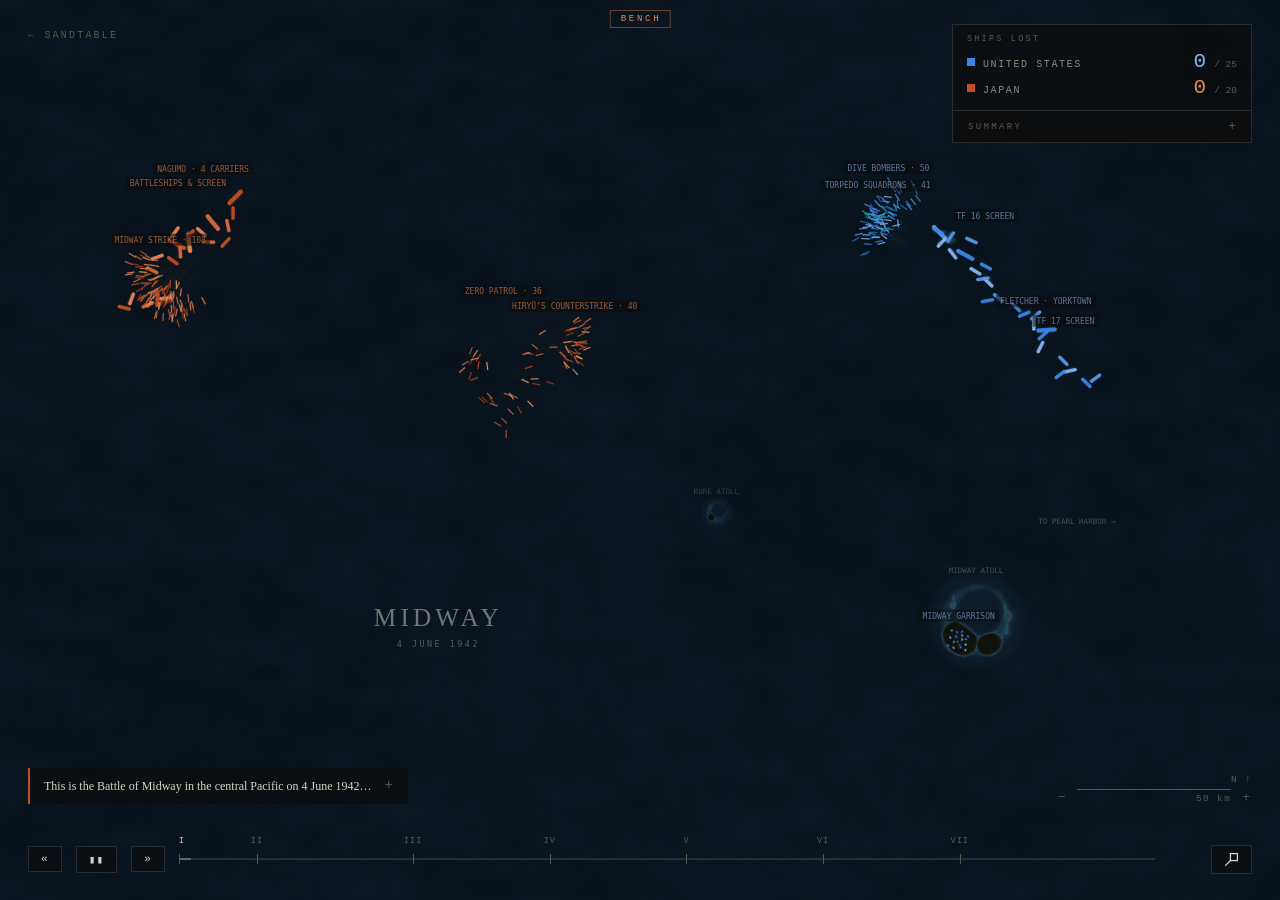
<file: midway/index.html>
<!doctype html>
<html lang="en">
<head>
<meta charset="utf-8">
<meta name="viewport" content="width=device-width, initial-scale=1, viewport-fit=cover">
<title>Sandtable — Midway, 1942</title>
<meta name="description" content="The Battle of Midway re-enacted from above — four Japanese carriers against three American, every ship a hull, every aircraft a dart with a contrail.">
<meta property="og:type" content="article">
<meta property="og:site_name" content="SANDTABLE">
<meta property="og:title" content="Sandtable — Midway, 1942">
<meta property="og:description" content="The Battle of Midway re-enacted from above — four Japanese carriers against three American, every ship a hull, every aircraft a dart with a contrail.">
<meta property="og:url" content="https://sandtable.thrain.ai/midway/">
<meta property="og:image" content="https://sandtable.thrain.ai/midway/og.jpg">
<meta property="og:image:width" content="2400">
<meta property="og:image:height" content="1260">
<meta name="twitter:card" content="summary_large_image">
<meta name="twitter:image" content="https://sandtable.thrain.ai/midway/og.jpg">
<link rel="icon" href="data:image/svg+xml,<svg xmlns='http://www.w3.org/2000/svg' viewBox='0 0 100 100'><text y='.9em' font-size='90'>⚔️</text></svg>">
<link rel="stylesheet" href="../style.css?v=5591be0">
</head>
<body>

<canvas id="field" aria-label="Animated top-down re-enactment of the Battle of Midway"></canvas>

<div class="hud" id="masthead">
  <a class="crumb" href="../">&larr; Sandtable</a>
  <h1 class="sr-only">Midway &mdash; 4 June 1942, Central Pacific</h1>
</div>

<div class="hud" id="scorestack">
  <div id="muster">
    <div class="mhead">Ships lost</div>
    <div class="mrow a"><i></i><span>United States</span><b id="fallenA">0</b><em>/ 25</em></div>
    <div class="mrow b"><i></i><span>Japan</span><b id="fallenB">0</b><em>/ 20</em></div>
  </div>
  <div id="aftermath">
    <div class="ahead"><span>Summary</span><button id="afttoggle" aria-label="Minimize summary">&minus;</button></div>
    <table class="tally">
      <tr><th></th><th>Ships</th><th>Aircraft</th><th>Dead</th></tr>
      <tr class="a"><td>United States</td><td><b>2</b></td><td>~145</td><td>~300</td></tr>
      <tr class="b"><td>Japan</td><td><b>5</b></td><td>~290</td><td>~2,500+</td></tr>
    </table>
    <div class="sources">Sources &middot; <a href="https://www.history.navy.mil/browse-by-topic/wars-conflicts-and-operations/world-war-ii/1942/midway.html" target="_blank" rel="noopener">NHHC</a> &middot; <a href="http://www.combinedfleet.com" target="_blank" rel="noopener">Combined Fleet</a></div>
    <button id="replaybtn">&#8635; Replay</button>
  </div>
</div>

<div class="hud" id="narration">
  <p id="phasebody"></p>
  <div class="cite" id="phasecite"></div>
</div>

<div class="hud" id="compass">
  <div>N &uarr;</div>
  <div id="scalerow">
    <button id="zout" aria-label="Zoom out">&minus;</button>
    <div id="kmbar">50 km</div>
    <button id="zin" aria-label="Zoom in">+</button>
  </div>
</div>

<div class="hud" id="console">
  <button id="rwbtn" aria-label="Rewind">&#171;</button>
  <button id="playbtn" aria-label="Play or pause">&#9654;</button>
  <button id="ffbtn" aria-label="Fast forward">&#187;</button>
  <div id="timeline" role="slider" aria-label="Battle timeline" aria-valuemin="0" aria-valuemax="100" aria-valuenow="0" tabindex="0">
    <div class="rail"></div>
    <div class="fill" id="tlfill"></div>
  </div>
  <div id="clock">0:00</div>
  <button id="labelbtn" aria-label="Toggle unit labels" title="Labels (L)"><svg viewBox="0 0 14 14" aria-hidden="true"><path d="M1.5 12.5 L6 8"/><rect x="6" y="1.5" width="6.5" height="6.5"/></svg></button>
</div>

<script>
window.BATTLE = {
  field: { w: 1600, h: 900, kmUnits: 3.68 },   // ~350 km of open Pacific
  scale: 1,
  tEnd: 100,
  hook: 'Japan lost all 4 carriers in one morning.',
  sides: {
    a: { name: 'UNITED STATES', total: 25, pal: ['#256abf', '#3987e5', '#5598e7', '#86b6ef', '#0aa2a9'] },
    b: { name: 'JAPAN', total: 20, pal: ['#a03d18', '#C14E24', '#d96a3a', '#e8875a', '#f0b06a'] },
  },
  terrain: {
    base: -0.24, rise: 0, noise: 0.05, tropic: true,
    /* Midway is an ATOLL, not a hill: a flat reef shelf (flat-top blob),
       a lagoon bowl, two sand islands on the south rim, and low rim
       shoals whose crests break the surf line. */
    blobs: [
      { x: 1200, y: 652, r: 62, h: 0.226, flat: 0.55 },   // reef shelf, just awash
      { x: 1204, y: 642, r: 30, h: -0.05, flat: 0.55 },   // the lagoon, inside the ring
      { x: 1178, y: 676, r: 24, h: 0.058, flat: 0.5 },    // Sand Island (garrison)
      { x: 1216, y: 682, r: 16, h: 0.05, flat: 0.45 },    // Eastern Island
      // rim shoals — the surf breaks where they crest
      { x: 1200, y: 614, r: 9, h: 0.010, flat: 0.3 },
      { x: 1228, y: 620, r: 8, h: 0.009, flat: 0.3 },
      { x: 1244, y: 646, r: 8, h: 0.010, flat: 0.3 },
      { x: 1242, y: 670, r: 8, h: 0.009, flat: 0.3 },
      { x: 1172, y: 620, r: 8, h: 0.009, flat: 0.3 },
      { x: 1158, y: 644, r: 9, h: 0.010, flat: 0.3 },
      /* Kure Atoll — 91 km WNW of Midway (335 units at this scale), the
         real next atoll in the chain; audited against the chart 2026-07-26 */
      { x: 891, y: 524, r: 20, h: 0.226, flat: 0.5 },    // reef ring, just awash
      { x: 893, y: 521, r: 9, h: -0.05, flat: 0.5 },     // its small lagoon
      { x: 884, y: 530, r: 5, h: 0.05, flat: 0.45 },     // Green Island
      { x: 899, y: 514, r: 5, h: 0.010, flat: 0.3 },
      { x: 882, y: 517, r: 5, h: 0.009, flat: 0.3 },
    ],
    river: null,
    names: [
      { t: 'MIDWAY ATOLL', x: 1200, y: 596 },
      { t: 'KURE ATOLL', x: 891, y: 502, c: 'rgba(216,211,200,0.22)' },
      { t: 'TO PEARL HARBOR →', x: 1320, y: 538 },
    ],
    marks: [],
    title: { name: 'Midway', sub: '4 June 1942', x: 560, y: 660 },
  },
  /* One hull = one ship, one dart = one plane. Kido Butai: 4 carriers +
     16 escorts. US: TF16 (Enterprise, Hornet + 15) NE, TF17 (Yorktown + 7).
     Aircraft units carry real strike counts; score:false keeps them out of
     the ships-lost scoreboard (losses reported in the aftermath).
     T=100 ≈ 04:30–18:00, June 4. Angles: 0=E, 90=S, 180=W, 270=N. */
  units: [
    { id: 'jcv', side: 'b', n: 4, kind: 'ship', hull: 1.6, deathOrder: 'front', label: 'NAGUMO · 4 CARRIERS',
      kf: [[0,280,186,135,48,120,0,8],[24,536,338,135,56,120,0,8],[38,568,330,60,64,120,0,9.6],
           [52,608,322,45,72,120,0,9.6],[66,640,298,20,80,120,0,9.6],[84,680,274,0,88,120,0,9.6],
           [100,688,270,0,88,120,0,9.6]],
      struck: [[52,0],[58,0.75],[84.5,0.75],[87,1]],
      melee: [[44,58,5]] },
    { id: 'jesc', side: 'b', n: 16, kind: 'ship', label: 'BATTLESHIPS & SCREEN',
      kf: [[0,248,226,135,176,192,0,20.8],[24,504,378,135,192,192,0,20.8],[38,536,370,60,200,192,0,20.8],
           [52,576,362,45,208,192,0,20.8],[66,608,338,20,208,192,0,20.8],[84,576,290,315,208,192,0,20.8],
           [92,400,186,315,208,192,0,22.4],[100,-180,40,315,208,192,0,22.4]],
      melee: [] },
    { id: 'ucv16', side: 'a', n: 2, kind: 'ship', hull: 1.6, label: 'SPRUANCE · ENTERPRISE & HORNET',
      kf: [[0,1176,202,225,40,72,0,6.4],[24,1064,266,225,40,72,0,6.4],[38,1008,298,225,44,72,0,6.4],
           [52,968,322,240,48,72,0,6.4],[70,944,322,255,48,72,0,6.4],[84,904,310,270,48,72,0,6.4],
           [100,864,298,270,48,72,0,6.4]],
      melee: [] },
    { id: 'uesc16', side: 'a', n: 15, kind: 'ship', label: 'TF 16 SCREEN',
      kf: [[0,1208,242,225,176,176,0,19.2],[24,1096,306,225,184,176,0,19.2],[38,1040,338,225,192,176,0,19.2],
           [52,1000,362,240,192,176,0,19.2],[70,976,362,255,192,176,0,19.2],[84,936,350,270,192,176,0,19.2],
           [100,896,338,270,192,176,0,19.2]],
      melee: [] },
    { id: 'ycv', side: 'a', n: 1, kind: 'ship', hull: 1.6, label: 'FLETCHER · YORKTOWN',
      kf: [[0,1280,306,225,32,48,0,4.8],[24,1168,354,225,32,48,0,4.8],[38,1104,386,225,32,48,0,4.8],
           [52,1072,398,240,32,48,0,4.8],[66,1056,402,250,32,48,0,4.8],[100,1056,402,250,32,48,0,4.8]],
      struck: [[73.5,0],[76.5,1]],
      melee: [] },
    { id: 'yesc', side: 'a', n: 7, kind: 'ship', label: 'TF 17 SCREEN',
      kf: [[0,1304,346,225,136,120,0,16],[24,1200,394,225,140,120,0,16],[38,1136,426,225,144,120,0,16],
           [52,1104,434,240,144,120,0,16],[66,1088,438,250,144,120,0,16],[100,1088,438,250,144,120,0,16]],
      melee: [] },
    { id: 'mgar', side: 'a', n: 18, kind: 'inf', score: false, label: 'MIDWAY GARRISON',
      kf: [[0,1178,676,270,20,13,0,4],[100,1178,676,270,20,13,0,4]],
      kill: [[12,0],[20,0.12]],
      melee: [[12,20,4]] },
    { id: 'jstrike1', side: 'b', n: 108, kind: 'air', score: false, label: 'MIDWAY STRIKE · 108',
      kf: [[0,288,202,135,32,32,0,8],[8,320,226,120,96,72,0,9.6],[14,1160,622,120,120,88,0,11.2],
           [20,1200,650,90,128,96,0,12.8],[26,864,498,300,120,88,0,11.2],[32,568,354,300,48,40,0,8],
           [52,608,322,45,40,32,0,6.4],[100,640,298,20,40,32,0,6.4]],
      kill: [[13,0],[20,0.1],[26,0.1],[54,0.55],[86,1]],
      melee: [[14,20,8]] },
    { id: 'utorp', side: 'a', n: 41, kind: 'air', score: false, label: 'TORPEDO SQUADRONS · 41',
      kf: [[0,1152,234,225,32,32,0,6.4],[38,1040,306,225,40,40,0,8],[44,768,330,250,96,64,0,9.6],
           [50,616,326,260,88,64,0,11.2],[56,632,330,80,80,56,0,11.2],[64,960,326,70,64,48,0,9.6],
           [100,880,306,270,40,32,0,6.4]],
      kill: [[45,0],[52,0.75],[56,0.85]],
      melee: [[46,56,8]] },
    { id: 'usbd', side: 'a', n: 50, kind: 'air', score: false, label: 'DIVE BOMBERS · 50',
      kf: [[0,1160,218,225,40,32,0,6.4],[44,1032,294,225,48,40,0,8],[48,880,474,235,104,72,0,9.6],
           [52,640,362,290,104,72,0,9.6],[56,608,322,300,96,64,0,11.2],[62,800,306,75,88,64,0,9.6],
           [72,968,318,70,72,48,0,8],[80,880,302,250,80,56,0,9],
           [84.5,646,276,255,88,60,0,10],[87.5,640,270,70,88,60,0,10],[92,848,300,70,80,56,0,9],
           [100,984,314,70,64,44,0,8]],
      kill: [[52,0],[62,0.2],[72,0.35]],
      melee: [[52,58,8]] },
    { id: 'jcap', side: 'b', n: 36, kind: 'air', score: false, label: 'ZERO PATROL · 36',
      kf: [[0,568,306,45,112,88,0,16],[24,560,330,45,120,88,0,17.6],[44,608,346,60,128,96,0,20.8],
           [52,608,322,45,120,88,0,19.2],[66,648,298,20,120,88,0,17.6],[84,680,278,0,112,80,0,17.6],
           [92,688,274,0,96,72,0,16],[100,688,272,0,88,64,0,14.4]],
      kill: [[46,0],[62,0.2],[84,0.36],[92,1]],
      melee: [[40,60,10],[66,84,6]] },
    { id: 'jstrike2', side: 'b', n: 40, kind: 'air', score: false, label: 'HIRYŪ’S COUNTERSTRIKE · 40',
      kf: [[0,640,298,20,24,24,0,6.4],[66,656,302,60,48,40,0,8],[70,880,362,75,88,64,0,9.6],
           [74,1056,398,80,96,64,0,11.2],[78,1064,402,80,88,64,0,11.2],[84,800,330,280,72,56,0,9.6],
           [100,704,282,280,48,40,0,8]],
      kill: [[71,0],[78,0.5],[84,0.6],[92,1]],
      melee: [[72,78,8]] },
  ],
  volleys: [
    { from: 'jstrike1', to: 'mgar', t0: 14, t1: 20, rate: 22, kind: 'shot' },
    { from: 'mgar', to: 'jstrike1', t0: 13, t1: 20, rate: 18, kind: 'flak' },
    { from: 'jcap', to: 'utorp', t0: 46, t1: 56, rate: 12, kind: 'flak' },
    { from: 'jesc', to: 'utorp', t0: 45, t1: 55, rate: 24, kind: 'flak' },
    { from: 'utorp', to: 'jcv', t0: 48, t1: 55, rate: 5, kind: 'shot' },
    { from: 'usbd', to: 'jcv', t0: 52, t1: 57, rate: 12, kind: 'shot' },
    { from: 'jesc', to: 'usbd', t0: 52, t1: 60, rate: 22, kind: 'flak' },
    { from: 'jcv', to: 'usbd', t0: 52, t1: 58, rate: 10, kind: 'flak' },
    { from: 'jstrike2', to: 'ycv', t0: 72, t1: 78, rate: 10, kind: 'shot' },
    { from: 'yesc', to: 'jstrike2', t0: 71, t1: 78, rate: 26, kind: 'flak' },
    { from: 'ycv', to: 'jstrike2', t0: 71, t1: 78, rate: 12, kind: 'flak' },
    { from: 'usbd', to: 'jcv', t0: 84, t1: 86.2, rate: 18, kind: 'shot' },
    { from: 'jesc', to: 'usbd', t0: 84, t1: 87, rate: 16, kind: 'flak' },
  ],
  phases: [
    { t: 0, body: 'This is the Battle of Midway in the central Pacific on 4 June 1942, where Nagumo steams toward the island with 4 aircraft carriers, not knowing American codebreakers have read his whole plan. Spruance and Fletcher wait in ambush to the northeast with 3 carriers of their own.',
      cite: '— Parshall & Tully, Shattered Sword · NHHC' },
    { t: 8, body: 'At dawn a strike of 108 Japanese aircraft sets the island burning, but the runways survive and the garrison keeps fighting. So the strike leader radios back the message that will doom a fleet, a second attack is needed.',
      cite: '— NHHC Combat Narrative' },
    { t: 24, body: 'While his crews rearm for a second try, Nagumo learns a scout plane has found American ships and a carrier among them. Now every bomb and fuel line crowding his hangar decks must be swapped again, and swapped while under attack.',
      cite: '— Parshall & Tully, Shattered Sword' },
    { t: 38, body: '41 American torpedo planes attack at wave height without fighter cover, and 35 of them are shot down without a single hit. But their sacrifice pulls every Japanese Zero down to the sea, and leaves the sky above Nagumo’s fleet empty.',
      cite: '— NHHC · Morison, vol. IV' },
    { t: 52, body: 'At 10:22 the American dive bombers arrive high over a fleet with nothing left to stop them, and 5 minutes later Kaga, Sōryū and Akagi are burning from end to end. Their hangars are packed with the fuel and bombs of Nagumo’s hesitation.',
      cite: '— Parshall & Tully, Shattered Sword' },
    { t: 66, body: 'Hiryū, the last carrier afloat, launches everything she has left, and her strike follows the retreating Americans home to Fletcher’s flagship. 3 bombs and 2 torpedoes leave the Yorktown abandoned and finally lost, the price of the morning’s victory.',
      cite: '— NHHC · Britannica' },
    { t: 80, body: 'At 17:00 American bombers find Hiryū at last, and by morning all 4 of Nagumo’s carriers are on the bottom of the Pacific with every plane they carried. The war in the Pacific has turned in the space of one morning.',
      cite: '— NHHC · Parshall & Tully, Shattered Sword' },
  ],
};
</script>
<script src="../engine.js?v=5591be0"></script>
</body>
</html>
</file>
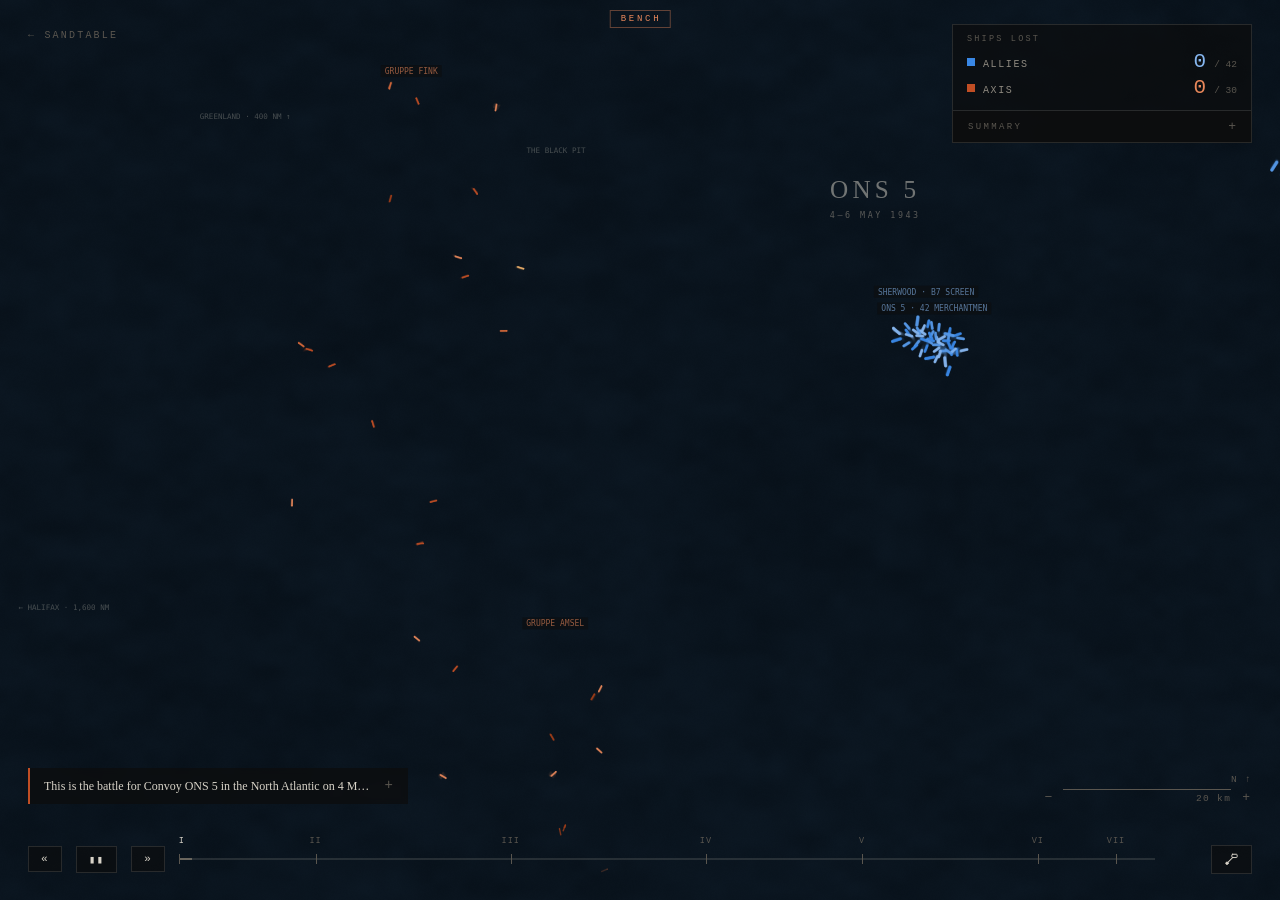
<file: ons5/index.html>
<!doctype html>
<html lang="en">
<head>
<meta charset="utf-8">
<meta name="viewport" content="width=device-width, initial-scale=1, viewport-fit=cover">
<title>Sandtable — Convoy ONS 5, 1943</title>
<meta name="description" content="The battle for Convoy ONS 5 re-enacted from above — forty U-boats against forty-two merchantmen in the Black Pit, the three days that turned the Battle of the Atlantic.">
<meta property="og:type" content="article">
<meta property="og:site_name" content="SANDTABLE">
<meta property="og:title" content="Sandtable — Convoy ONS 5, 1943">
<meta property="og:description" content="The battle for Convoy ONS 5 re-enacted from above — forty U-boats against forty-two merchantmen in the Black Pit, the three days that turned the Battle of the Atlantic.">
<meta property="og:url" content="https://sandtable.thrain.ai/ons5/">
<meta property="og:image" content="https://sandtable.thrain.ai/ons5/og.jpg">
<meta property="og:image:width" content="2400">
<meta property="og:image:height" content="1260">
<meta name="twitter:card" content="summary_large_image">
<meta name="twitter:image" content="https://sandtable.thrain.ai/ons5/og.jpg">
<link rel="icon" href="data:image/svg+xml,<svg xmlns='http://www.w3.org/2000/svg' viewBox='0 0 100 100'><text y='.9em' font-size='90'>⚔️</text></svg>">
<link rel="stylesheet" href="../style.css?v=5591be0">
</head>
<body>

<canvas id="field" aria-label="Animated top-down re-enactment of the battle for Convoy ONS 5"></canvas>

<div class="hud" id="masthead">
  <a class="crumb" href="../">&larr; Sandtable</a>
  <h1 class="sr-only">Convoy ONS 5 &mdash; 4&ndash;6 May 1943, the North Atlantic air gap</h1>
</div>

<div class="hud" id="scorestack">
  <div id="muster">
    <div class="mhead">Ships lost</div>
    <div class="mrow a"><i></i><span>Allies</span><b id="fallenA">0</b><em>/ 42</em></div>
    <div class="mrow b"><i></i><span>Axis</span><b id="fallenB">0</b><em>/ 30</em></div>
  </div>
  <div id="aftermath">
    <div class="ahead"><span>Summary</span><button id="afttoggle" aria-label="Minimize summary">&minus;</button></div>
    <table class="tally">
      <tr><th></th><th>Ships lost</th><th>Damaged</th></tr>
      <tr class="a"><td>Allies</td><td><b>13</b></td><td>&mdash;</td></tr>
      <tr class="b"><td>Axis</td><td><b>6</b> U-boats</td><td>7</td></tr>
    </table>
    <div class="sources">Sources &middot; <a href="https://uboat.net/ops/convoys/convoys.php?convoy=ONS-5" target="_blank" rel="noopener">uboat.net</a> &middot; <a href="https://www.historyofwar.org/articles/battles_convoy_ONS5.html" target="_blank" rel="noopener">History of War</a> &middot; <a href="https://en.wikipedia.org/wiki/Convoy_ONS_5" target="_blank" rel="noopener">Wikipedia</a></div>
    <button id="replaybtn">&#8635; Replay</button>
  </div>
</div>

<div class="hud" id="narration">
  <p id="phasebody"></p>
  <div class="cite" id="phasecite"></div>
</div>

<div class="hud" id="compass">
  <div>N &uarr;</div>
  <div id="scalerow">
    <button id="zout" aria-label="Zoom out">&minus;</button>
    <div id="kmbar">10 km</div>
    <button id="zin" aria-label="Zoom in">+</button>
  </div>
</div>

<div class="hud" id="console">
  <button id="rwbtn" aria-label="Rewind">&#171;</button>
  <button id="playbtn" aria-label="Play or pause">&#9654;</button>
  <button id="ffbtn" aria-label="Fast forward">&#187;</button>
  <div id="timeline" role="slider" aria-label="Battle timeline" aria-valuemin="0" aria-valuemax="100" aria-valuenow="0" tabindex="0">
    <div class="rail"></div>
    <div class="fill" id="tlfill"></div>
  </div>
  <div id="clock"></div>
  <button id="labelbtn" aria-label="Toggle unit labels" title="Labels">
    <svg viewBox="0 0 20 20" width="16" height="16" aria-hidden="true"><circle cx="4" cy="15" r="1.6" fill="currentColor"/><path d="M5.2 13.8 L12 7" stroke="currentColor" stroke-width="1.4" fill="none"/><rect x="10.5" y="3" width="7" height="4.4" rx="1" fill="none" stroke="currentColor" stroke-width="1.3"/></svg>
  </button>
</div>

<script>
window.BATTLE = {
  name: 'Convoy ONS 5',
  scale: 1,
  tEnd: 100,
  hook: '40 U-boats hunted one convoy and lost the Atlantic.',
  field: { w: 1600, h: 900, kmUnits: 10 },   // ~160 km of the North Atlantic air gap, SE of Cape Farewell
  sides: {
    a: { name: 'ALLIES', total: 42, pal: ['#256abf', '#3987e5', '#5598e7', '#86b6ef', '#0aa2a9'] },
    b: { name: 'AXIS', total: 30, pal: ['#a03d18', '#C14E24', '#d96a3a', '#e8875a', '#f0b06a'] },
  },
  /* a U-boat is not a destroyer: small, slow on the surface, slower
     under it, and it turns like a whale. Declared as data — the engine
     is untouched. */
  chassis: {
    uboat: { maxV: 52, k: 2.0, sep: 11, wander: 0.3, turn: 1.0, hGate: 3,
             domain: 'sea', shape: 'hull', glyph: { len: 7, w: 1.6 } },
  },
  terrain: {
    /* the point of the Black Pit is that there is NOTHING here: the
       deepest ocean of the crossing, beyond air cover, 400 nm from the
       nearest land. Audited against the chart — open water is correct. */
    base: -0.24, rise: 0, noise: 0.05,
    blobs: [],
    river: null,
    names: [
      { t: 'THE BLACK PIT', x: 700, y: 96 },
      { t: '← HALIFAX · 1,600 NM', x: 60, y: 640, align: 'left' },
      { t: 'GREENLAND · 400 NM ↑', x: 330, y: 56 },
    ],
    marks: [],
    title: { name: 'ONS 5', sub: '4–6 May 1943', x: 1080, y: 150 },
  },
  units: [
    /* ---- the convoy: 42 merchantmen in twelve columns, 7½ knots ---- */
    { id: 'conv', side: 'a', n: 42, kind: 'ship', hull: 0.6, label: 'ONS 5 · 42 MERCHANTMEN',
      kf: [[0,1150,320,200,112,52,0,6],[20,1010,372,200,112,52,0,6],[40,870,424,200,114,52,0,7],
           [60,740,476,200,114,52,0,7],[80,610,528,200,112,52,0,6],[100,470,580,200,112,52,0,6]],
      struck: [[16,0],[24,0.10],[34,0.17],[44,0.24],[54,0.29],[100,0.29]],
      melee: [] },
    /* B7 close screen — Sherwood in Tay after Duncan turned for fuel */
    { id: 'tay', side: 'a', n: 7, kind: 'ship', hull: 0.8, score: false, label: 'SHERWOOD · B7 SCREEN',
      kf: [[0,1140,318,200,190,120,0,20],[20,1000,370,200,190,120,0,20],[40,862,422,200,192,122,0,21],
           [60,732,474,200,196,124,0,24],[80,602,526,200,196,124,0,24],[100,462,578,200,192,122,0,21]],
      melee: [] },
    /* Oribi and Offa, detached from the 3rd Support Group */
    { id: 'orbi', side: 'a', n: 2, kind: 'ship', hull: 0.9, score: false, label: 'ORIBI & OFFA · 3RD SG',
      kf: [[0,1560,120,215,26,16,0,6],[12,1240,270,205,26,16,0,6],[40,900,400,200,26,16,0,6],
           [56,780,455,200,26,16,0,6],[64,660,330,255,26,16,0,8],[74,560,430,220,28,16,0,8],
           [82,600,560,180,26,16,0,8],[92,520,540,200,26,16,0,6],[100,470,560,200,26,16,0,6]],
      melee: [] },
    /* Pelican's 1st Support Group, racing up astern on the last morning */
    { id: 'sg1', side: 'a', n: 5, kind: 'ship', hull: 0.85, score: false, label: 'PELICAN · 1ST SUPPORT GROUP',
      kf: [[0,2150,760,235,60,24,0,8],[78,1548,694,235,56,22,0,8],[86,1400,640,235,64,26,0,9],
           [94,900,600,215,66,26,0,9],[100,700,590,205,66,26,0,9]],
      melee: [] },
    /* ---- the wolfpacks: groups Fink and Amsel, ~30 boats in contact ---- */
    { id: 'fink', side: 'b', n: 16, kind: 'uboat', label: 'GRUPPE FINK',
      kf: [[0,520,300,20,520,260,0,34],[16,760,340,20,360,220,0,26],[26,900,380,15,260,170,0,22],
           [36,830,420,10,300,200,0,24],[50,760,470,15,340,220,0,26],[64,700,500,10,280,180,0,22],
           [76,640,520,10,230,150,0,20],[88,700,470,30,300,190,0,26],[100,1430,240,35,340,200,0,28]],
      kill: [[70,0],[78,0.13],[90,0.25]],
      melee: [] },
    { id: 'amsl', side: 'b', n: 14, kind: 'uboat', label: 'GRUPPE AMSEL',
      kf: [[0,700,880,340,480,200,0,32],[18,822,724,345,340,150,0,22],[30,940,470,350,240,140,0,22],
           [40,880,540,345,280,170,0,24],[56,800,570,350,300,180,0,26],[72,700,590,355,240,150,0,22],
           [86,760,560,0,280,170,0,24],[100,1400,700,15,300,180,0,26]],
      kill: [[78,0],[94,0.145]],
      melee: [] },
  ],
  /* torpedoes are missiles (1 tracer = 1 torpedo), depth-charge and
     gun attacks are shot. The fog night is the escorts' volley, not
     the boats'. */
  volleys: [
    { from: 'fink', to: 'conv', t0: 17, t1: 33, rate: 4, kind: 'missile' },
    { from: 'amsl', to: 'conv', t0: 22, t1: 34, rate: 3, kind: 'missile' },
    { from: 'tay',  to: 'fink', t0: 19, t1: 34, rate: 5, kind: 'shot' },
    { from: 'fink', to: 'conv', t0: 40, t1: 52, rate: 2, kind: 'missile' },
    { from: 'fink', to: 'conv', t0: 72, t1: 84, rate: 2, kind: 'missile' },
    { from: 'amsl', to: 'conv', t0: 74, t1: 84, rate: 2, kind: 'missile' },
    { from: 'tay',  to: 'fink', t0: 70, t1: 88, rate: 8, kind: 'shot' },
    { from: 'tay',  to: 'amsl', t0: 74, t1: 88, rate: 5, kind: 'shot' },
    { from: 'orbi', to: 'fink', t0: 62, t1: 86, rate: 5, kind: 'shot' },
    { from: 'sg1',  to: 'amsl', t0: 90, t1: 98, rate: 6, kind: 'shot' },
  ],
  phases: [
    { t: 0, body: 'This is the battle for Convoy ONS 5 in the North Atlantic on 4 May 1943, where 42 Allied merchantmen crawl through the Black Pit, the mid ocean gap beyond all air cover. More than 40 German U-boats are gathering across their course.',
      cite: 'Roskill, The War at Sea II · Blair, Hitler’s U-Boat War II' },
    { t: 14, body: 'After dark the U-boats of Gruppe Fink come in from both bows again and again, firing torpedoes into the columns, and 7 ships go down in one night. Sherwood’s 7 worn escort warships race from attack to attack in the dark.',
      cite: 'uboat.net, ONS 5 · Roskill II' },
    { t: 34, body: 'The attacks press on into daylight on Dönitz’s direct order, which his captains are rarely asked to risk, and more ships are lost through the day. But the ring of escorts bends without breaking, and the convoy closes up and plods on toward Halifax.',
      cite: 'Blair II · History of War, ONS 5' },
    { t: 54, body: 'At dusk fog rolls over the sea, and it should be the killing night, because a surfaced U-boat is now invisible to any lookout. But the escorts’ radar sees through fog that periscopes cannot, and every approaching boat lights up a screen.',
      cite: 'Roskill II · Gretton, Convoy Escort Commander' },
    { t: 70, body: 'Through that fog night the pack attacks more than 20 times and not one torpedo finds a ship. The escorts run down every radar contact, the destroyer Oribi rams a U-boat out of the fog, and 6 submarines die in these hours.',
      cite: 'uboat.net, ONS 5 · Blair II' },
    { t: 88, body: 'At first light Pelican’s fresh support group sweeps up behind the convoy and kills again, and Dönitz reads the night’s disastrous signals from his headquarters. He orders the operation broken off, and the surviving boats turn east and run while the convoy holds course for Halifax.',
      cite: 'History of War, ONS 5 · Roskill II' },
    { t: 96, body: '13 merchantmen were lost and not one escort, against 6 U-boats destroyed, a trade the U-boat arm could not afford. Within 3 weeks Dönitz withdrew his boats from the North Atlantic, because the tide of the longest battle of the war had turned here.',
      cite: 'Roskill II · Blair II · uboat.net' },
  ],
};
</script>
<script src="../engine.js?v=5591be0"></script>
</body>
</html>
</file>
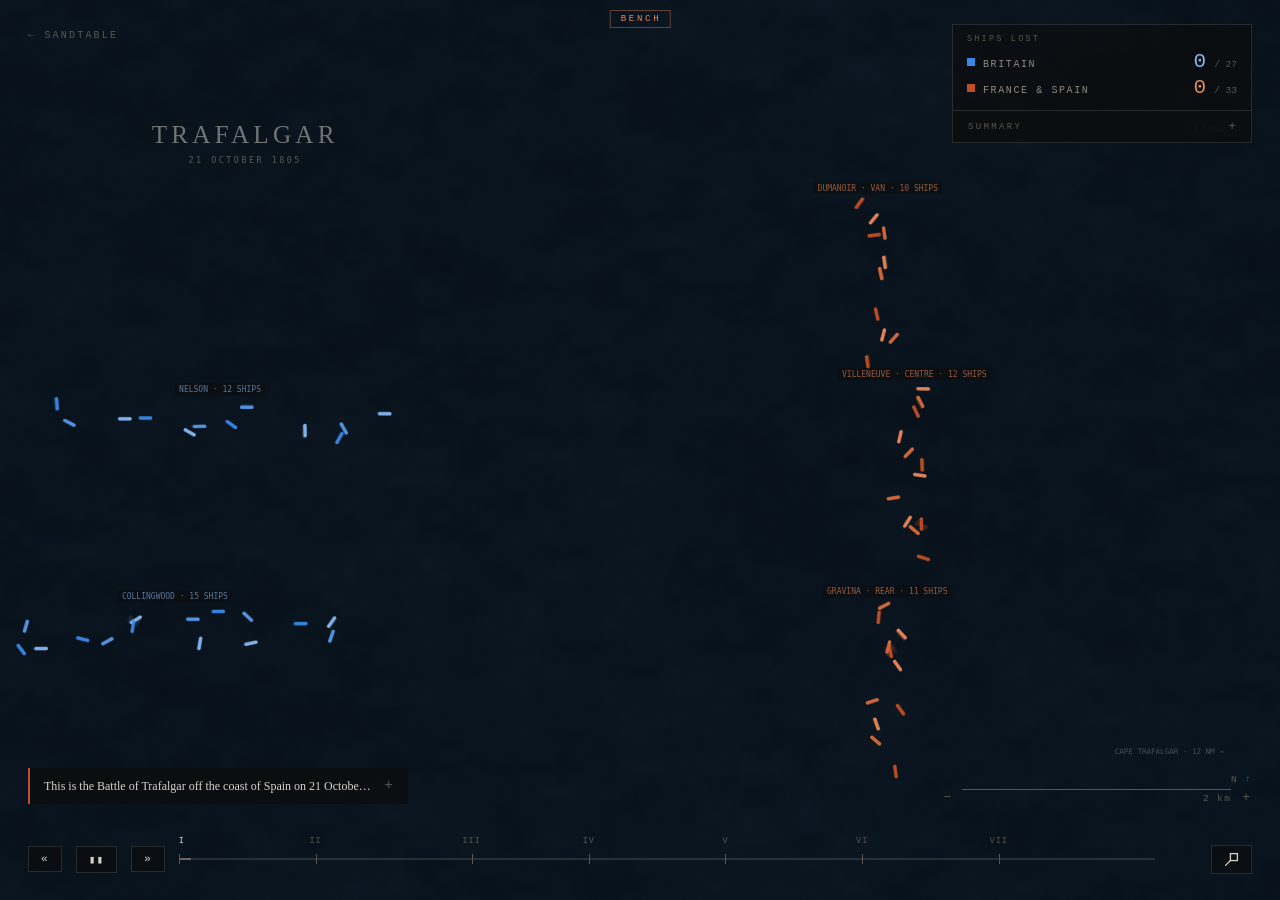
<file: trafalgar/index.html>
<!doctype html>
<html lang="en">
<head>
<meta charset="utf-8">
<meta name="viewport" content="width=device-width, initial-scale=1, viewport-fit=cover">
<title>Sandtable — Trafalgar, 1805</title>
<meta name="description" content="The Battle of Trafalgar re-enacted from above — Nelson's two columns break the Franco-Spanish line, all 60 ships of the line as living hulls.">
<meta property="og:type" content="article">
<meta property="og:site_name" content="SANDTABLE">
<meta property="og:title" content="Sandtable — Trafalgar, 1805">
<meta property="og:description" content="The Battle of Trafalgar re-enacted from above — Nelson's two columns break the Franco-Spanish line, all 60 ships of the line as living hulls.">
<meta property="og:url" content="https://sandtable.thrain.ai/trafalgar/">
<meta property="og:image" content="https://sandtable.thrain.ai/trafalgar/og.jpg">
<meta property="og:image:width" content="2400">
<meta property="og:image:height" content="1260">
<meta name="twitter:card" content="summary_large_image">
<meta name="twitter:image" content="https://sandtable.thrain.ai/trafalgar/og.jpg">
<link rel="icon" href="data:image/svg+xml,<svg xmlns='http://www.w3.org/2000/svg' viewBox='0 0 100 100'><text y='.9em' font-size='90'>⚔️</text></svg>">
<link rel="stylesheet" href="../style.css?v=5591be0">
</head>
<body>

<canvas id="field" aria-label="Animated top-down re-enactment of the Battle of Trafalgar"></canvas>

<div class="hud" id="masthead">
  <a class="crumb" href="../">&larr; Sandtable</a>
  <h1 class="sr-only">Trafalgar &mdash; 21 October 1805, off Cape Trafalgar, Spain</h1>
</div>

<div class="hud" id="scorestack">
  <div id="muster">
    <div class="mhead">Ships lost</div>
    <div class="mrow a"><i></i><span>Britain</span><b id="fallenA">0</b><em>/ 27</em></div>
    <div class="mrow b"><i></i><span>France &amp; Spain</span><b id="fallenB">0</b><em>/ 33</em></div>
  </div>
  <div id="aftermath">
    <div class="ahead"><span>Summary</span><button id="afttoggle" aria-label="Minimize summary">&minus;</button></div>
    <table class="tally">
      <tr><th></th><th>Killed</th><th>Wounded</th><th>Ships lost</th></tr>
      <tr class="a"><td>Britain</td><td>449</td><td>1,217</td><td><b>0</b></td></tr>
      <tr class="b"><td>France &amp; Spain</td><td>~4,400</td><td>2,545</td><td><b>18</b></td></tr>
    </table>
    <div class="sources">Sources &middot; <a href="https://www.thegazette.co.uk/London/issue/15858/page/1" target="_blank" rel="noopener">Collingwood&rsquo;s dispatch</a> &middot; <a href="https://www.britannica.com/event/Battle-of-Trafalgar" target="_blank" rel="noopener">Britannica</a></div>
    <button id="replaybtn">&#8635; Replay</button>
  </div>
</div>

<div class="hud" id="narration">
  <p id="phasebody"></p>
  <div class="cite" id="phasecite"></div>
</div>

<div class="hud" id="compass">
  <div>N &uarr;</div>
  <div id="scalerow">
    <button id="zout" aria-label="Zoom out">&minus;</button>
    <div id="kmbar">1 km</div>
    <button id="zin" aria-label="Zoom in">+</button>
  </div>
</div>

<div class="hud" id="console">
  <button id="rwbtn" aria-label="Rewind">&#171;</button>
  <button id="playbtn" aria-label="Play or pause">&#9654;</button>
  <button id="ffbtn" aria-label="Fast forward">&#187;</button>
  <div id="timeline" role="slider" aria-label="Battle timeline" aria-valuemin="0" aria-valuemax="100" aria-valuenow="0" tabindex="0">
    <div class="rail"></div>
    <div class="fill" id="tlfill"></div>
  </div>
  <div id="clock">0:00</div>
  <button id="labelbtn" aria-label="Toggle unit labels" title="Labels (L)"><svg viewBox="0 0 14 14" aria-hidden="true"><path d="M1.5 12.5 L6 8"/><rect x="6" y="1.5" width="6.5" height="6.5"/></svg></button>
</div>

<script>
window.BATTLE = {
  field: { w: 1600, h: 900, kmUnits: 160 },   // ~10 km of open water
  scale: 10,
  tEnd: 100,
  hook: 'Nelson took 18 ships and never lost one.',
  sides: {
    a: { name: 'BRITAIN', total: 17000, pal: ['#256abf', '#3987e5', '#5598e7', '#86b6ef', '#0aa2a9'] },
    b: { name: 'FRANCE & SPAIN', total: 30000, pal: ['#a03d18', '#C14E24', '#d96a3a', '#e8875a', '#f0b06a'] },
  },
  terrain: {
    /* the battle was joined ~12 nm WNW of Cape Trafalgar — at this
       table's scale the cape lies far beyond even the zoomed-out world,
       so the honest map is open Atlantic; the coast is a BEARING, not
       terrain. (A cone "cape" once stood in this corner.) */
    base: -0.24, rise: 0, noise: 0.05,
    blobs: [],
    river: null,
    names: [
      { t: 'CAPE TRAFALGAR · 12 NM →', x: 1430, y: 812 },
      { t: 'TO CÁDIZ →', x: 1480, y: 70 },
    ],
    marks: [],
    title: { name: 'Trafalgar', sub: '21 October 1805', x: 330, y: 84 },
  },
  /* Fleets: one entity = one ship, at the real counts — Nelson's 12 and
     Collingwood's 15 against a combined 33. Sea battles count losses in
     ships: `struck` schedules hulls striking their colours (18 prizes,
     all in the centre and rear; Britain lost none). The human cost —
     449 v ~4,400 dead — is reported in the aftermath.
     Angles: 270 = due north. */
  units: [
    { id: 'bw', side: 'a', n: 12, kind: 'ship', crew: 7500, label: 'NELSON · 12 SHIPS',
      kf: [[0,300,410,0,36,400,0,30],[14,420,408,0,34,380,0,6],[30,700,405,0,34,360,0,6],
           [42,980,405,0,36,330,0,6],[50,1130,420,10,60,280,0,8],[62,1180,440,20,150,200,0,10],
           [74,1180,450,20,190,190,0,10],[100,1170,460,15,210,190,0,10]],
      melee: [[42,74,10],[74,100,5]] },
    { id: 'bl', side: 'a', n: 15, kind: 'ship', crew: 9500, label: 'COLLINGWOOD · 15 SHIPS',
      kf: [[0,240,665,0,36,420,0,30],[14,380,662,0,34,400,0,6],[30,660,658,0,34,380,0,6],
           [38,940,652,0,36,350,0,6],[46,1120,660,10,70,300,0,8],[58,1170,680,20,160,220,0,10],
           [74,1175,690,20,200,200,0,10],[100,1165,700,15,220,200,0,10]],
      melee: [[38,74,10],[74,100,5]] },
    { id: 'av', side: 'b', n: 10, kind: 'ship', crew: 9000, label: 'DUMANOIR · VAN · 10 SHIPS',
      kf: [[0,1075,240,262,60,210,0,20],[14,1082,225,262,58,210,0,8],[30,1088,205,262,58,210,0,8],
           [42,1092,185,262,58,210,0,8],[56,1096,150,262,58,210,0,8],[64,1060,120,240,70,210,0,10],
           [70,990,160,185,80,200,0,10],[78,950,320,120,70,210,0,10],[86,930,520,100,70,210,0,10],
           [93,905,660,140,76,210,0,11],[100,845,1090,165,78,210,0,12]],
      melee: [[74,90,6]] },
    { id: 'ac', side: 'b', n: 12, kind: 'ship', crew: 11000, deathOrder: 'rear', label: 'VILLENEUVE · CENTRE · 12 SHIPS',
      kf: [[0,1120,470,268,62,230,0,20],[14,1124,455,268,60,230,0,8],[30,1128,440,268,60,230,0,8],
           [42,1130,430,268,60,230,0,8],[50,1140,435,268,80,220,0,10],[62,1160,450,265,130,210,0,12],
           [74,1165,455,265,170,200,0,12],[100,1160,460,265,190,195,0,12]],
      struck: [[56,0],[70,0.35],[84,0.6],[100,0.75]],
      melee: [[42,100,9]] },
    { id: 'ar', side: 'b', n: 11, kind: 'ship', crew: 10000, deathOrder: 'front', label: 'GRAVINA · REAR · 11 SHIPS',
      kf: [[0,1095,720,275,62,220,0,20],[14,1098,710,275,60,220,0,8],[30,1100,700,275,60,220,0,8],
           [42,1102,692,275,60,220,0,8],[46,1108,690,275,70,215,0,10],[58,1150,690,272,140,210,0,12],
           [74,1155,695,272,190,200,0,12],[88,1152,698,272,205,197,0,12],
           [100,1500,624,340,180,190,0,14]],
      struck: [[58,0],[72,0.35],[86,0.6],[100,0.82]],
      melee: [[46,100,9]] },
  ],
  /* broadsides: the allies rake the silent approach; Britain answers only
     after breaking the line — then never stops */
  volleys: [
    { from: 'ac', to: 'bw', t0: 26, t1: 42, rate: 4, kind: 'shot' },
    { from: 'ar', to: 'bl', t0: 22, t1: 38, rate: 4, kind: 'shot' },
    { from: 'bw', to: 'ac', t0: 42, t1: 84, rate: 6, kind: 'shot' },
    { from: 'ac', to: 'bw', t0: 42, t1: 80, rate: 4, kind: 'shot' },
    { from: 'bl', to: 'ar', t0: 38, t1: 84, rate: 6, kind: 'shot' },
    { from: 'ar', to: 'bl', t0: 38, t1: 78, rate: 4, kind: 'shot' },
    { from: 'av', to: 'bw', t0: 74, t1: 86, rate: 3, kind: 'shot' },
    { from: 'bw', to: 'av', t0: 74, t1: 86, rate: 3, kind: 'shot' },
  ],
  phases: [
    { t: 0, body: 'This is the Battle of Trafalgar off the coast of Spain on 21 October 1805, where Nelson leads 27 British warships against a larger French and Spanish fleet under Villeneuve. The allies straggle into a ragged line miles long while Nelson forms 2 columns and steers straight at it.',
      cite: '— Nelson’s memorandum, 9 October 1805' },
    { t: 14, body: 'The wind is so light that the British columns crawl toward the enemy at walking pace, taking fire they cannot yet answer for the better part of an hour. Then Nelson’s flagship Victory spells out in flags the signal every sailor will remember, England expects that every man will do his duty.',
      cite: '— Log of HMS Victory, 21 October 1805' },
    { t: 30, body: 'Collingwood reaches the enemy first in Royal Sovereign, the fastest ship in the fleet, and cuts into Gravina’s rear squadron behind the Santa Ana, firing a full broadside down her stern from pistol range. One by one the ships of his column follow him through the gap.',
      cite: '— Collingwood’s dispatch, 22 October 1805' },
    { t: 42, body: 'Nelson’s Victory cuts the line behind Villeneuve’s flagship and fires a double loaded broadside down her whole length, wrecking her in one pass. Then she locks side by side with the Redoutable, whose marksmen up in the rigging will shoot Nelson down.',
      cite: '— Log of HMS Victory · Beatty’s narrative' },
    { t: 56, body: 'This is the close and formless fight Nelson wanted, where the neat line of battle means nothing and faster British gunnery means everything. It swallows Villeneuve’s centre and Gravina’s rear ship by ship, until surrender flags begin to show through the smoke.',
      cite: '— Collingwood’s dispatch, 22 October 1805' },
    { t: 70, body: 'Dumanoir’s 10 fresh ships in the van have sat becalmed and useless all morning. They finally turn back, trade a few distant broadsides as they pass the wreckage, and then sail away south, leaving the rest of their fleet to its fate.',
      cite: '— Collingwood’s dispatch, 22 October 1805' },
    { t: 84, body: 'By late afternoon the guns fall silent with 18 allied ships taken or destroyed, Villeneuve a prisoner, and not one British ship lost. Nelson lives just long enough to hear it, and Britain will not fight another great fleet battle for a century.',
      cite: '— Collingwood’s dispatch, 22 October 1805' },
  ],
};
</script>
<script src="../engine.js?v=5591be0"></script>
</body>
</html>
</file>
<file: style.css>
/* SANDTABLE — shared battle-page chrome */
:root {
  --ink: #0d0d0d;
  --bone: #d8d3c8;
  --bone-dim: #8f8a80;
  --bone-faint: #5a564f;
  --sideA: #3987e5;
  --sideA-hi: #86b6ef;
  --sideB: #C14E24;
  --sideB-hi: #e8875a;
  --hair: rgba(216, 211, 200, 0.14);
  --serif: 'Iowan Old Style', 'Palatino Linotype', Palatino, Georgia, serif;
  --mono: ui-monospace, 'SFMono-Regular', Menlo, Consolas, 'Liberation Mono', monospace;
}
* { margin: 0; padding: 0; box-sizing: border-box; }
html, body { height: 100%; }
body {
  background: var(--ink);
  color: var(--bone);
  font-family: var(--serif);
  overflow: hidden;
}
#field { position: fixed; inset: 0; display: block; cursor: grab; touch-action: none; }
#field.dragging { cursor: grabbing; }

.hud { position: fixed; z-index: 5; pointer-events: none; }
.hud > * { pointer-events: auto; }
.sr-only {
  position: absolute; width: 1px; height: 1px; padding: 0; margin: -1px;
  overflow: hidden; clip: rect(0 0 0 0); white-space: nowrap; border: 0;
}
#envbadge {
  position: fixed; z-index: 9; top: 10px; left: 50%; transform: translateX(-50%);
  font-family: var(--mono); font-size: 9px; letter-spacing: 0.3em;
  color: var(--sideB-hi); border: 1px solid rgba(232, 135, 90, 0.4);
  padding: 3px 8px 3px 10px; pointer-events: none;
}

/* ---- title block ---- */
#masthead { top: 24px; left: 28px; max-width: 380px; }
#masthead .crumb {
  font-family: var(--mono); font-size: 10px; letter-spacing: 0.22em;
  color: var(--bone-faint); text-transform: uppercase; text-decoration: none;
}
#masthead .crumb:hover { color: var(--sideB-hi); }
#masthead h1 {
  font-size: clamp(34px, 5vw, 56px); font-weight: 400;
  letter-spacing: 0.06em; line-height: 1.05; margin: 4px 0 6px;
  text-wrap: balance;
}
#masthead .sub {
  font-family: var(--mono); font-size: 11px; letter-spacing: 0.12em;
  color: var(--bone-dim); text-transform: uppercase;
}

/* ---- scoreboard stack: score up top, after-action docks beneath ---- */
#scorestack {
  top: 24px; right: 28px;
  display: flex; flex-direction: column; gap: 0; align-items: flex-end;
}
#muster {
  background: rgba(13, 13, 13, 0.66);
  border: 1px solid var(--hair);
  padding: 9px 14px 8px;
  font-family: var(--mono);
  width: min(300px, calc(100vw - 56px));
}
#muster .mhead {
  font-size: 8.5px; letter-spacing: 0.26em; color: var(--bone-faint);
  text-transform: uppercase; margin-bottom: 6px;
}
#muster .mrow {
  display: grid;
  grid-template-columns: 8px 1fr auto auto;
  align-items: baseline; gap: 8px;
  font-variant-numeric: tabular-nums;
  margin-bottom: 3px;
}
#muster .mrow i { width: 8px; height: 8px; align-self: center; }
#muster .mrow.a i { background: var(--sideA); }
#muster .mrow.b i { background: var(--sideB); }
#muster .mrow span { font-size: 10px; letter-spacing: 0.16em; color: var(--bone-dim); text-transform: uppercase; }
#muster .mrow b { font-size: 21px; font-weight: 400; text-align: right; line-height: 1.1; }
#muster .mrow.a b { color: var(--sideA-hi); }
#muster .mrow.b b { color: var(--sideB-hi); }
#muster .mrow em { font-style: normal; font-size: 9.5px; color: var(--bone-faint); }
#muster .mnote {
  font-size: 8.5px; letter-spacing: 0.16em; color: var(--bone-faint);
  text-transform: uppercase; margin-top: 5px;
}

/* ---- narration ---- */
#narration {
  left: 28px; bottom: 96px; width: min(380px, calc(100vw - 56px));
  background: rgba(13, 13, 13, 0.72);
  border-left: 2px solid var(--sideB);
  padding: 14px 18px 12px;
  backdrop-filter: blur(3px);
}
#narration .phase-eyebrow {
  font-family: var(--mono); font-size: 9.5px; letter-spacing: 0.22em;
  color: var(--sideB-hi); text-transform: uppercase;
}
#narration h2 { font-size: 19px; font-weight: 400; margin: 5px 0 7px; letter-spacing: 0.02em; }
#narration p { font-size: 14px; line-height: 1.5; color: var(--bone); max-width: 62ch; }
#narration .cite {
  font-family: var(--mono); font-size: 9.5px; color: var(--bone-faint);
  letter-spacing: 0.1em; margin-top: 8px;
}
#narration { padding-right: 36px; }
#narrtoggle {
  position: absolute; top: 6px; right: 8px;
  background: none; border: none; color: var(--bone-faint);
  font-family: var(--mono); font-size: 14px; line-height: 1;
  padding: 4px 7px; cursor: pointer;
}
#narrtoggle:hover { color: var(--bone); }
#narration.min { cursor: pointer; padding: 9px 36px 9px 14px; }
#narration.min h2, #narration.min .cite { display: none; }
#narration.min p { white-space: nowrap; overflow: hidden; text-overflow: ellipsis;
  max-width: min(340px, 56vw); font-size: 12px; margin: 0; }
#narration.min .phase-eyebrow { font-size: 10px; }

/* ---- timeline console ---- */
#console {
  left: 28px; right: 28px; bottom: 24px;
  display: flex; align-items: center; gap: 14px;
  font-family: var(--mono);
}
#console button {
  background: rgba(13, 13, 13, 0.6); border: 1px solid var(--hair); color: var(--bone);
  font-family: var(--mono); font-size: 11px; letter-spacing: 0.1em;
  padding: 6px 12px; cursor: pointer;
}
#console button:hover { border-color: var(--bone-dim); }
#console button:focus-visible { outline: 1px solid var(--sideA-hi); outline-offset: 2px; }
#console button.hidden { display: none; }
#console button.on { border-color: var(--sideB-hi); color: var(--sideB-hi); }
/* the labels toggle is an icon the size of the transport buttons */
#labelbtn { padding: 6px 10px; }
#labelbtn svg {
  display: block; width: 15px; height: 15px;
  fill: none; stroke: currentColor; stroke-width: 1.2; stroke-linecap: round;
}
#labelbtn.off { opacity: 0.4; }
#timeline { flex: 1; position: relative; height: 34px; cursor: pointer; touch-action: none; }
#timeline .rail {
  position: absolute; left: 0; right: 0; top: 16px; height: 2px;
  background: var(--hair);
}
#timeline .fill {
  position: absolute; left: 0; top: 16px; height: 2px; width: 0%;
  background: linear-gradient(90deg, var(--sideA), var(--sideB-hi));
}
#timeline .tick {
  position: absolute; top: 12px; width: 1px; height: 10px;
  background: var(--bone-faint);
}
#timeline .ticklabel {
  position: absolute; top: -6px; transform: translateX(-50%);
  font-size: 8.5px; letter-spacing: 0.12em; text-transform: uppercase;
  color: var(--bone-faint); white-space: nowrap;
}
#timeline .ticklabel.active { color: var(--bone); }
#timeline .ticklabel.row2 { top: -18px; }
#timeline .ticklabel.hidelab { display: none; }
#clock { font-size: 11px; color: var(--bone-dim); min-width: 28px; text-align: right; }

/* ---- compass & scale: zoom lives ON the scale bar, − · distance · + ---- */
#compass {
  right: 28px; bottom: 96px; text-align: right;
  font-family: var(--mono); font-size: 9.5px; color: var(--bone-faint);
  letter-spacing: 0.14em;
}
#scalerow {
  display: flex; align-items: flex-end; justify-content: flex-end;
  gap: 9px; margin-top: 4px;
}
#scalerow button {
  background: none; border: none; padding: 0 2px;
  color: var(--bone-faint); font-family: var(--mono);
  font-size: 13px; line-height: 0.9; cursor: pointer;
}
#scalerow button:hover { color: var(--bone); }
#scalerow button:focus-visible { outline: 1px solid var(--sideA-hi); outline-offset: 2px; }
#kmbar { border-top: 1px solid var(--bone-faint); padding-top: 3px; }

/* ---- summary: grows straight out of the scoreboard. Numbers in a quiet
   table; the battle's prose lives in the final phase window, not here ---- */
#aftermath {
  width: min(300px, calc(100vw - 56px));
  background: rgba(13, 13, 13, 0.88); border: 1px solid var(--hair);
  border-top: none;
  display: none;
}
#aftermath.show { display: block; }
#aftermath .ahead {
  display: flex; justify-content: space-between; align-items: center;
  padding: 7px 8px 7px 15px; cursor: pointer;
  font-family: var(--mono); font-size: 9px; letter-spacing: 0.26em;
  color: var(--bone-faint); text-transform: uppercase;
}
#afttoggle {
  background: none; border: none; color: var(--bone-faint);
  font-family: var(--mono); font-size: 13px; line-height: 1;
  padding: 2px 7px; cursor: pointer;
}
#afttoggle:hover { color: var(--bone); }
#aftermath.min > *:not(.ahead) { display: none; }
#aftermath .tally {
  width: calc(100% - 30px); margin: 0 15px 10px;
  border-collapse: collapse;
  font-family: var(--mono); font-size: 9.5px;
  font-variant-numeric: tabular-nums; color: var(--bone-dim);
}
#aftermath .tally th {
  font-weight: 400; font-size: 7.5px; letter-spacing: 0.12em;
  text-transform: uppercase; color: var(--bone-faint);
  text-align: right; padding: 1px 0 4px 9px; white-space: nowrap;
}
#aftermath .tally td {
  text-align: right; padding: 5px 0 5px 9px;
  border-top: 1px solid var(--hair); white-space: nowrap;
}
#aftermath .tally th:first-child, #aftermath .tally td:first-child {
  text-align: left; padding-left: 0;
}
#aftermath .tally td b { color: var(--bone); font-weight: 400; }
#aftermath .tally tr.a td:first-child { color: var(--sideA-hi); }
#aftermath .tally tr.b td:first-child { color: var(--sideB-hi); }
#aftermath .note {
  font-family: var(--mono); font-size: 8.5px; letter-spacing: 0.1em;
  color: var(--bone-faint); text-transform: uppercase; margin: -3px 15px 9px;
}
#aftermath .sources {
  font-family: var(--mono); font-size: 8.5px; letter-spacing: 0.14em;
  color: var(--bone-faint); text-transform: uppercase; margin: -2px 15px 10px;
}
#aftermath .sources a { color: var(--bone-dim); text-decoration: none; }
#aftermath .sources a:hover { color: var(--sideB-hi); }
#replaybtn {
  background: none; border: 1px solid var(--hair); color: var(--bone);
  font-family: var(--mono); font-size: 10px; letter-spacing: 0.12em;
  padding: 6px 13px; cursor: pointer; text-transform: uppercase;
  margin: 0 15px 13px;
}
#replaybtn:hover { border-color: var(--sideB-hi); color: var(--sideB-hi); }

@media (max-width: 760px) {
  #masthead { left: 16px; top: calc(14px + env(safe-area-inset-top, 0px)); }
  #scorestack { right: 16px; top: calc(14px + env(safe-area-inset-top, 0px)); }
  #muster { width: min(252px, calc(100vw - 32px)); padding: 8px 10px 7px; }
  #aftermath { width: min(252px, calc(100vw - 32px)); }
  #muster .mrow b { font-size: 15px; }
  #muster .mrow span { font-size: 9px; letter-spacing: 0.1em; }
  #aftermath .tally { font-size: 9px; }
  #aftermath .tally th { font-size: 7px; letter-spacing: 0.08em; padding-left: 7px; }
  #aftermath .tally td { padding-left: 7px; }
  #narration { left: 16px; bottom: calc(88px + env(safe-area-inset-bottom, 0px)); padding: 10px 14px 9px; width: min(320px, calc(100vw - 32px)); }
  #narration p { font-size: 12.5px; }
  #console { left: 12px; right: 12px; bottom: calc(12px + env(safe-area-inset-bottom, 0px)); gap: 10px; }
  /* fingers, not cursors */
  #console button { padding: 10px 13px; font-size: 12px; }
  #labelbtn { padding: 10px 11px; }
  #labelbtn svg { width: 16px; height: 16px; }
  #timeline { height: 40px; }
  #timeline .rail, #timeline .fill { top: 19px; }
  #timeline .tick { top: 15px; }
  #timeline .ticklabel { display: none; }
  /* the zoom controls live in the compass block — a phone needs them most.
     They move TOP-LEFT under the crumb: the bottom third of a phone is
     narration + console, and an expanded phase card would bury them. */
  /* the strip between the phase card and the console is the only band no
     other panel ever grows into — the zoom controls live there */
  #compass {
    right: 14px; left: auto; top: auto;
    bottom: calc(58px + env(safe-area-inset-bottom, 0px));
  }
  #compass > div:first-child { display: none; }
  #scalerow { gap: 14px; margin-top: 0; }
  #scalerow button { font-size: 20px; padding: 6px 10px; line-height: 1; }
  #kmbar { font-size: 9px; }
  #envbadge { top: calc(10px + env(safe-area-inset-top, 0px)); }
}
/* the smallest screens: one column of HUD, quiet type */
@media (max-width: 480px) {
  #muster, #aftermath { width: min(228px, calc(100vw - 24px)); }
  #masthead .crumb { font-size: 9px; }
  #narration h2 { font-size: 16px; }
  #narration { max-height: 38vh; overflow-y: auto; }
}

/* ---- FILM MODE -------------------------------------------------------
   The reel exporter's stage. `body.film` turns the page into a captioned
   film frame: everything INTERACTIVE disappears — a video cannot be
   clicked, so buttons and toggles would only ever be set dressing — while
   the readable chrome (timeline, clock, phase card, scoreboard, compass,
   scale bar) stays. Four inset properties pull the fixed chrome inside a
   platform's safe area, where Shorts/Reels draw their own UI over the
   outer band of the frame:
     document.body.classList.add('film');
     document.body.style.setProperty('--film-bottom', '320px');
   The exporter drives camera and transport through the bench hook. */
body.film { --film-top: 0px; --film-right: 0px; --film-bottom: 0px; --film-left: 0px; }
body.film #console button,
body.film #narrtoggle, body.film #afttoggle, body.film #replaybtn,
body.film #scalerow button,
body.film #envbadge { display: none !important; }
body.film #console {
  left: calc(28px + var(--film-left));
  right: calc(28px + var(--film-right));
  bottom: calc(24px + var(--film-bottom));
}
body.film #narration {
  left: calc(28px + var(--film-left));
  bottom: calc(96px + var(--film-bottom));
}
body.film #compass {
  top: auto; left: auto;
  right: calc(28px + var(--film-right));
  bottom: calc(96px + var(--film-bottom));
}
body.film #scorestack {
  top: calc(24px + var(--film-top));
  right: calc(28px + var(--film-right));
}
</file>
